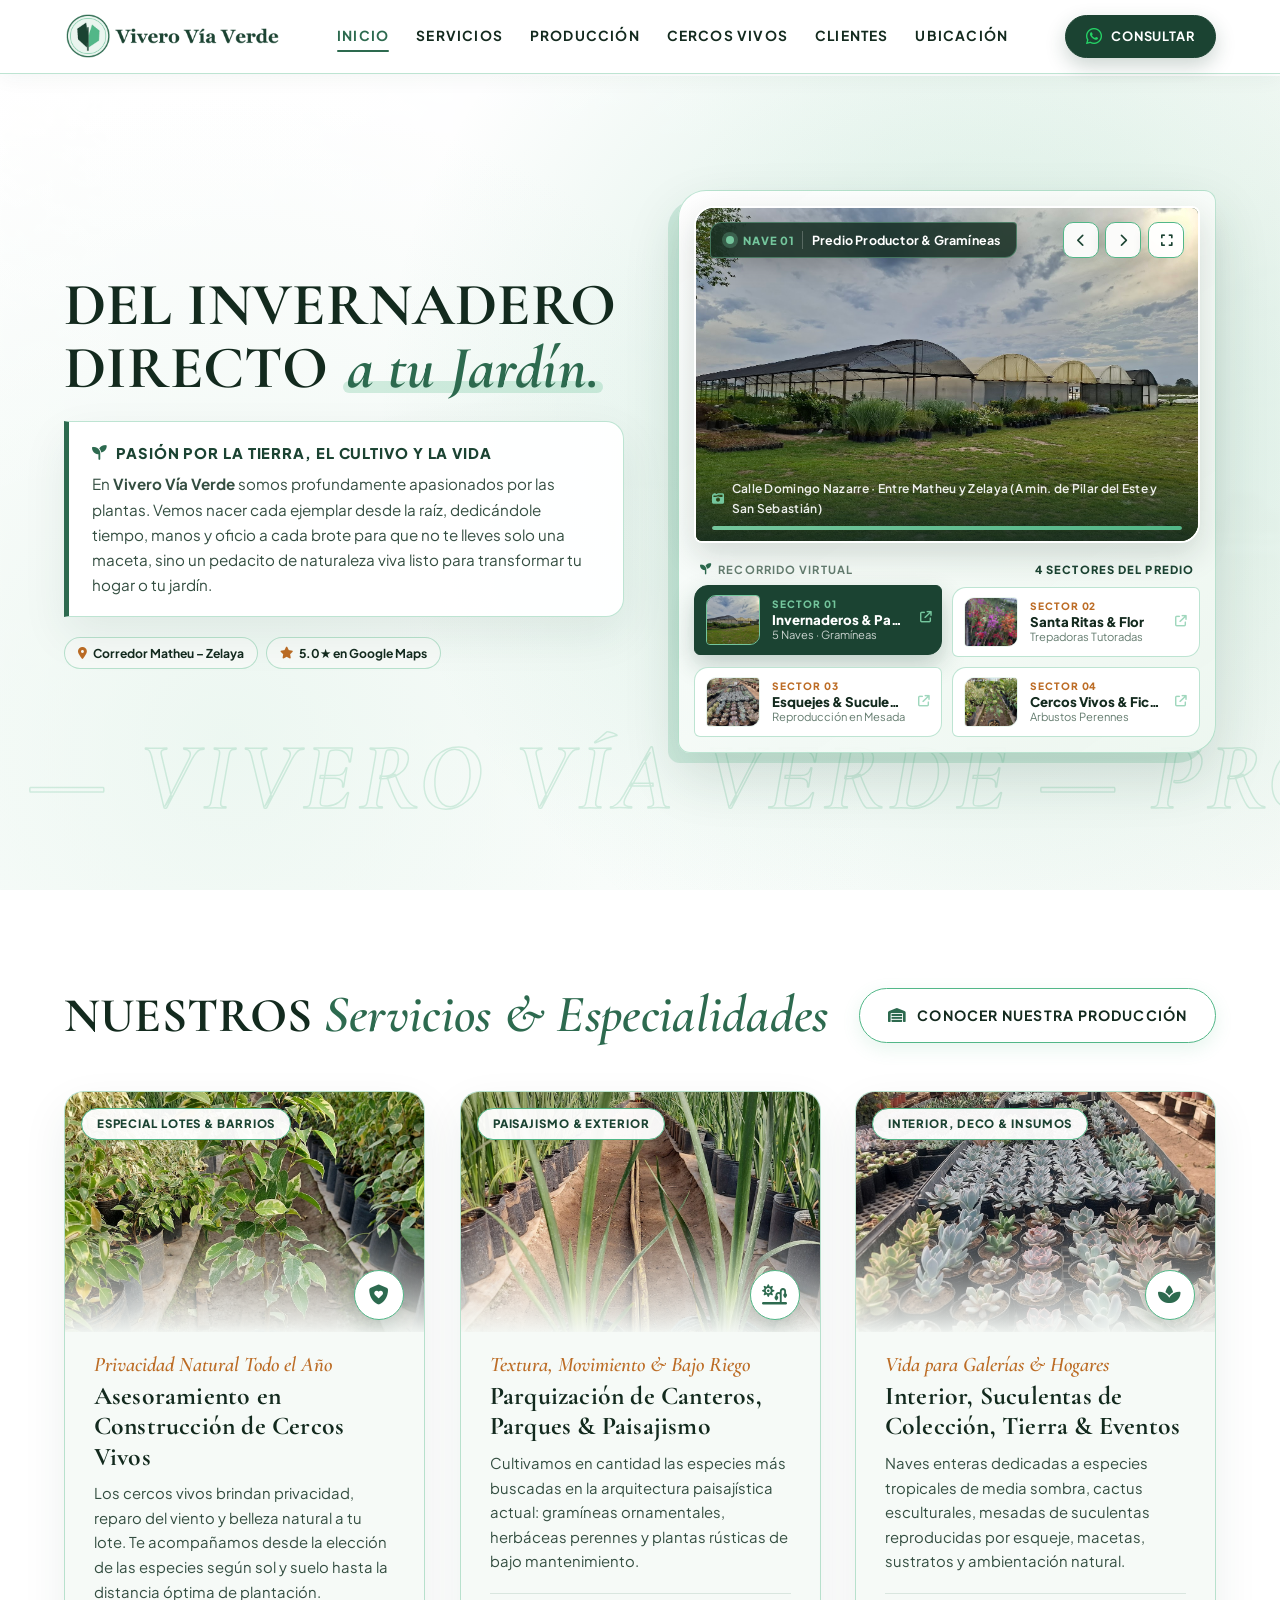
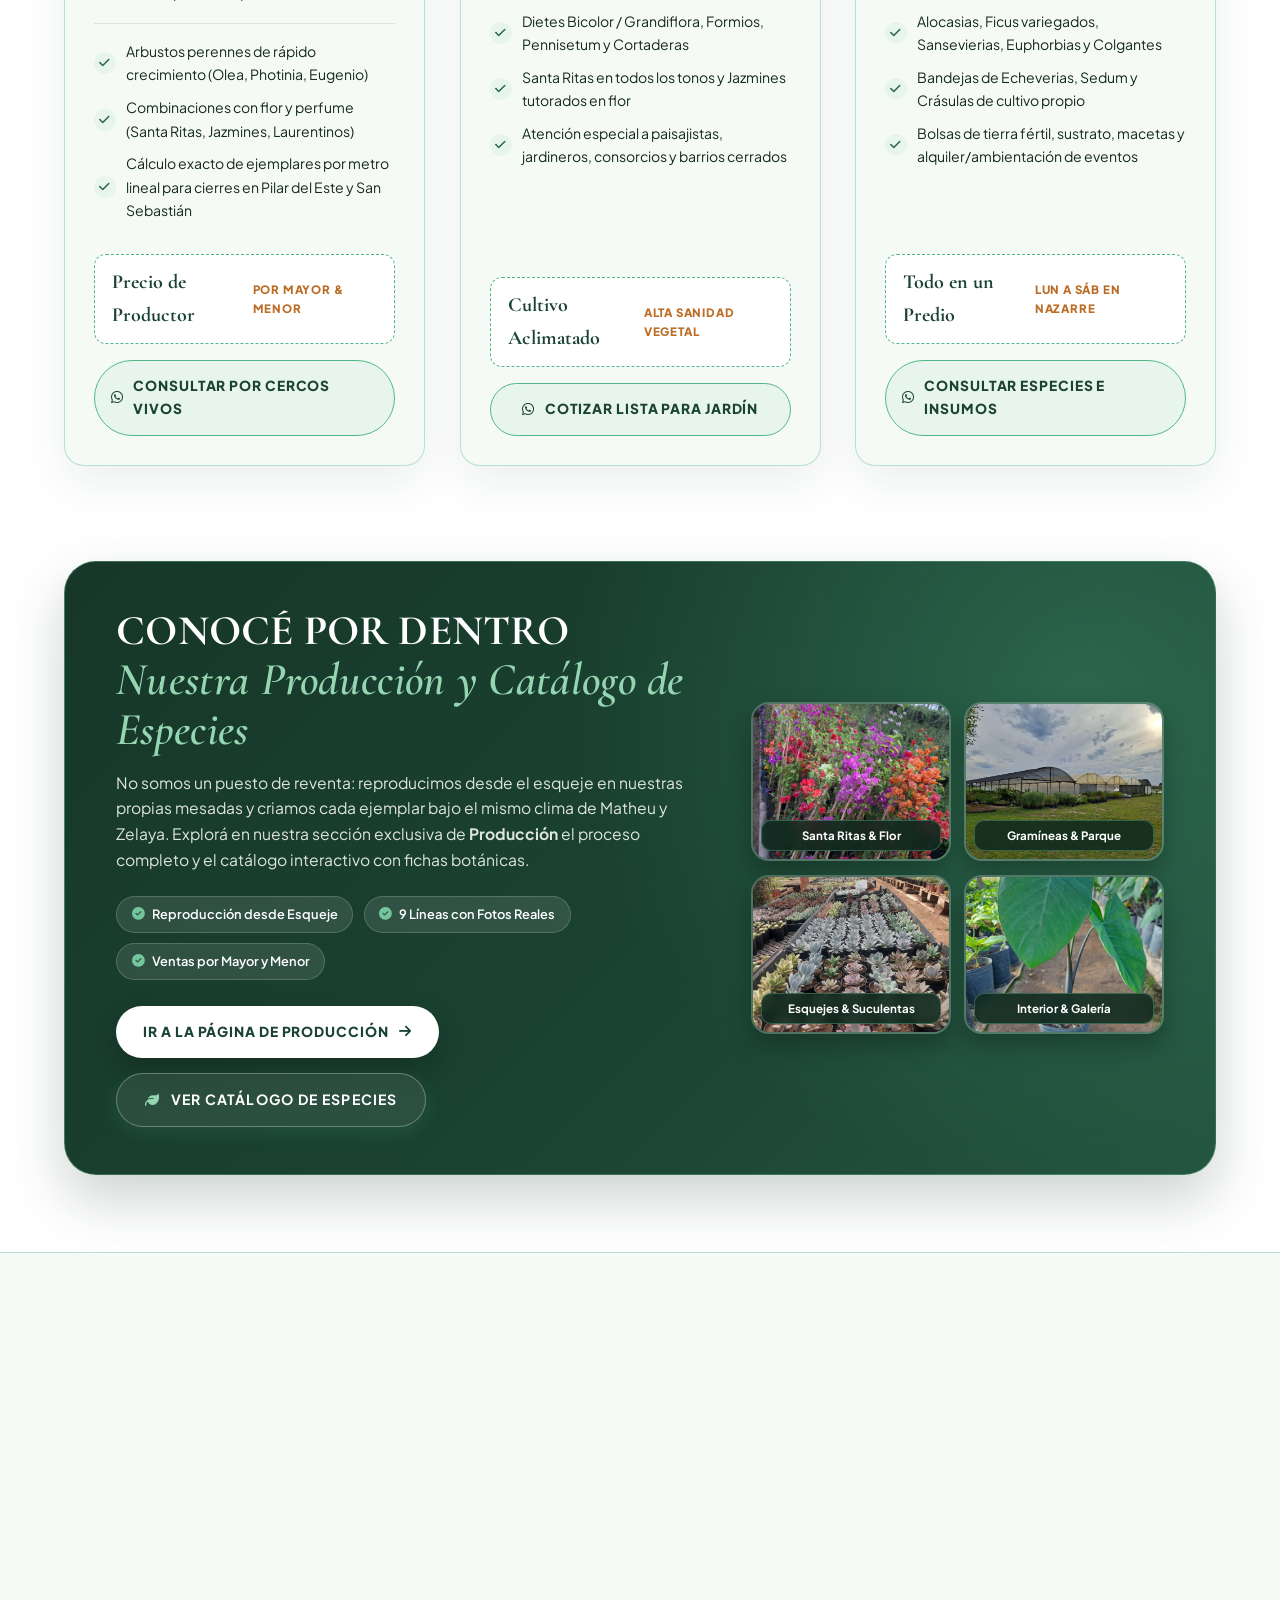
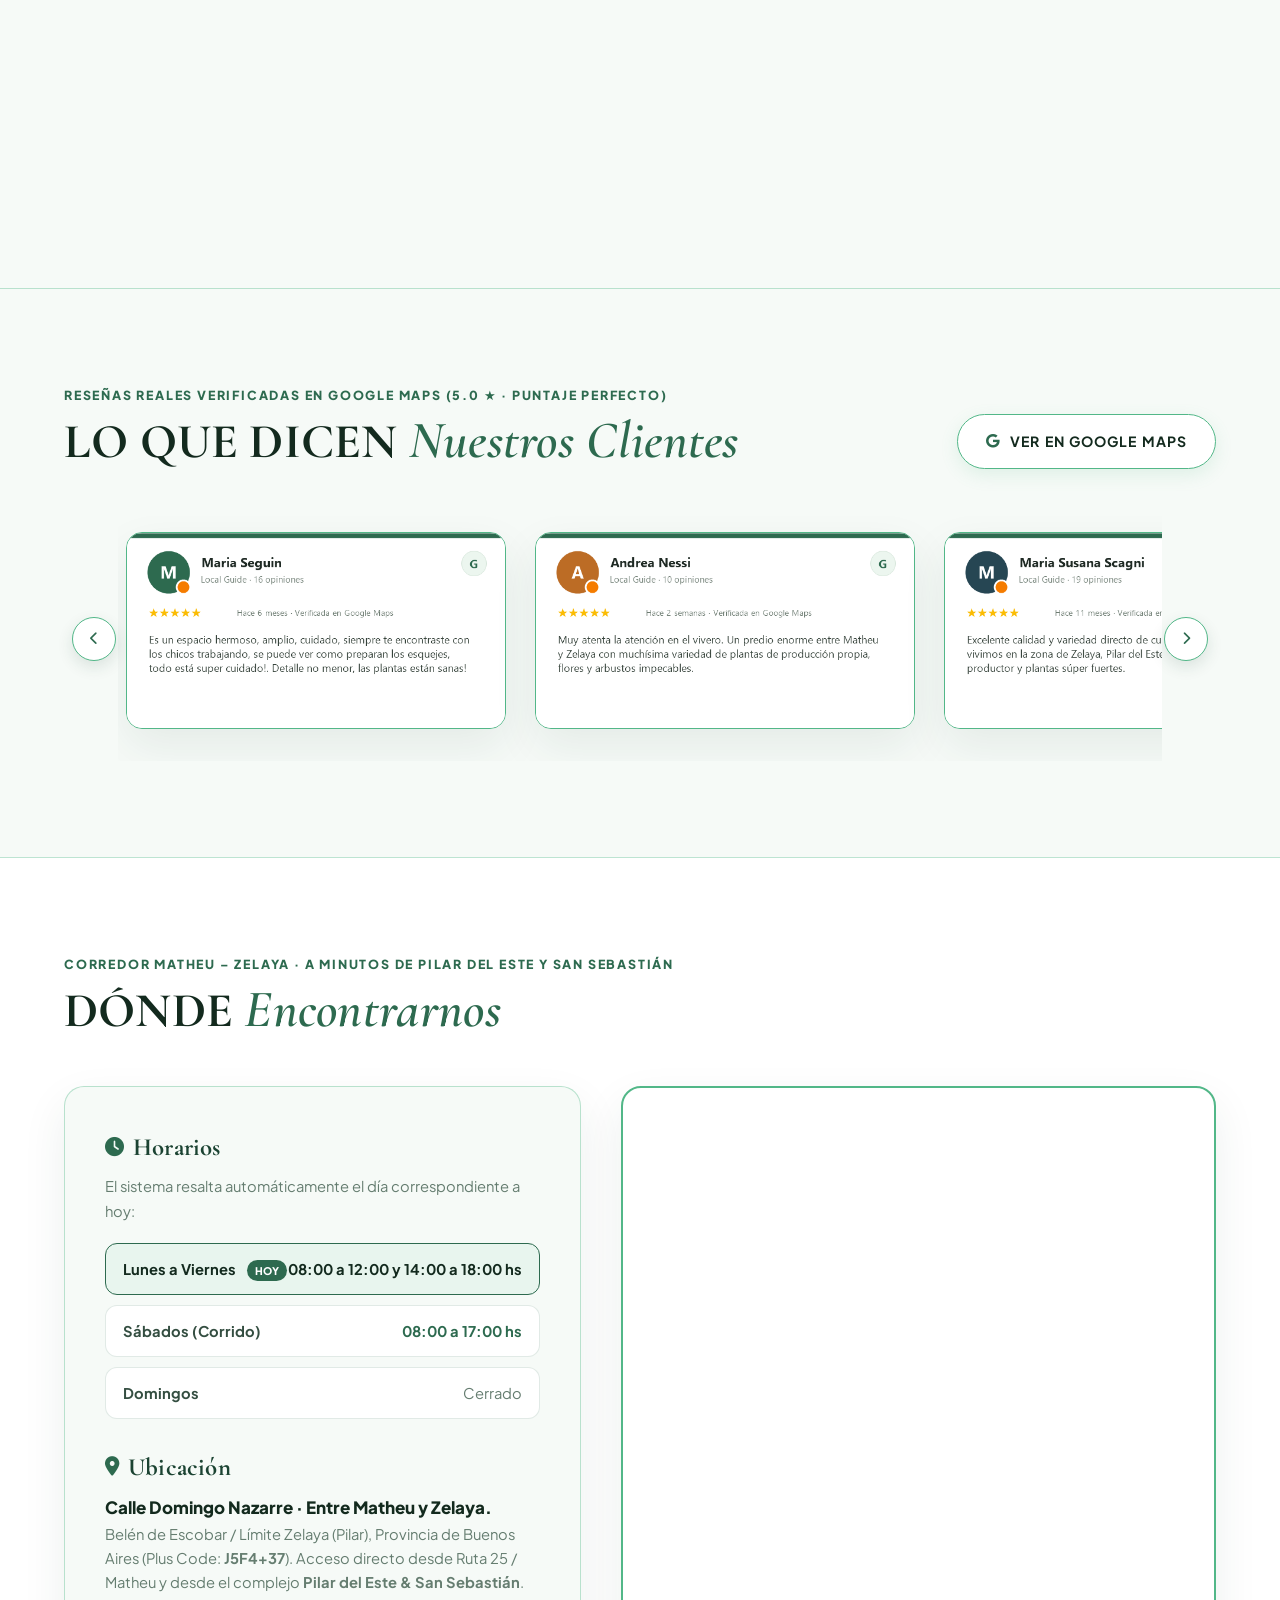
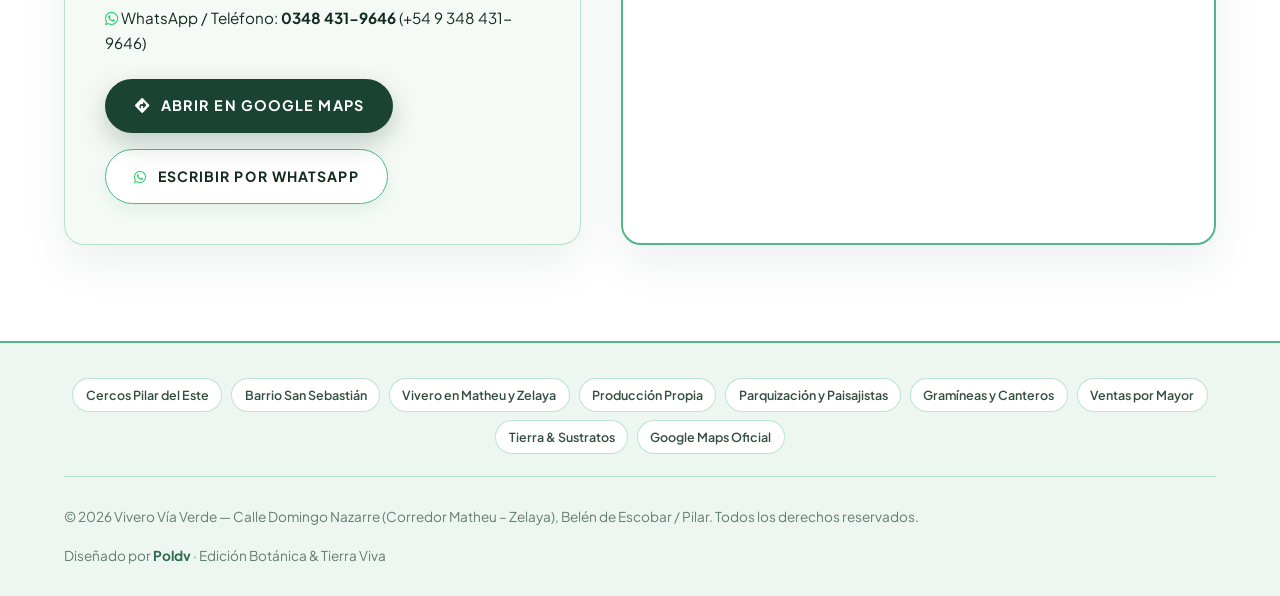
<file: index.html>
<!DOCTYPE html>
<html lang="es">
<head>
    <meta charset="UTF-8">
    <meta name="viewport" content="width=device-width, initial-scale=1.0">
    <title>Vivero Vía Verde — Productores de Plantas, Cercos Vivos y Paisajismo en Matheu y Zelaya (Pilar del Este / Escobar)</title>
    
    <!-- Favicon -->
    <link rel="icon" type="image/png" href="images/logo-real.png">

    <!-- Open Graph / WhatsApp Preview -->
    <meta property="og:type" content="website">
    <meta property="og:url" content="https://viveroviaverde.com.ar/">
    <meta property="og:title" content="Vivero Vía Verde · Productores de Plantas y Cercos Vivos en Matheu y Zelaya">
    <meta property="og:description" content="Vivero productor con naves de cultivo propias entre Matheu y Zelaya, a minutos de Pilar del Este y San Sebastián. Cercos vivos, gramíneas, floración, interior y suculentas directo de invernadero.">
    <meta property="og:image" content="images/logo-real.png">
    
    <!-- Twitter -->
    <meta name="twitter:card" content="summary_large_image">
    <meta name="twitter:title" content="Vivero Vía Verde · Del Invernadero Directo a tu Jardín">
    <meta name="twitter:description" content="Producción propia de plantas ornamentales, cercos vivos, gramíneas, trepadoras y suculentas en Calle Nazarre, entre Matheu (Escobar) y Zelaya (Pilar).">
    <meta name="twitter:image" content="images/logo-real.png">

    <!-- Google Fonts: Serif Botánica Clásica (Cormorant Garamond) & Sans Moderna Limpia (Plus Jakarta Sans) -->
    <link rel="preconnect" href="https://fonts.googleapis.com">
    <link rel="preconnect" href="https://fonts.gstatic.com" crossorigin>
    <link href="https://fonts.googleapis.com/css2?family=Cormorant+Garamond:ital,wght@0,500;0,600;0,700;1,500;1,600;1,700&family=Plus+Jakarta+Sans:wght@400;500;600;700;800&display=swap" rel="stylesheet">
    
    <!-- FontAwesome -->
    <link rel="stylesheet" href="https://cdnjs.cloudflare.com/ajax/libs/font-awesome/6.4.0/css/all.min.css">
    
    <!-- Custom CSS (Edición Botánica & Tierra Viva) -->
    <link rel="stylesheet" href="css/styles.css?v=4">

    <!-- Schema.org Datos Estructurados (SEO Local para Google Maps: Matheu, Zelaya, Pilar del Este, San Sebastián) -->
    <script type="application/ld+json">
    {
      "@context": "https://schema.org",
      "@type": ["GardenStore", "LocalBusiness"],
      "name": "Vivero Vía Verde",
      "alternateName": ["Vía Verde Vivero Productor", "Vivero Vía Verde Matheu Zelaya", "Vivero Vía Verde Escobar Pilar"],
      "url": "https://viveroviaverde.com.ar/",
      "logo": "https://viveroviaverde.com.ar/images/logo-real.png",
      "image": "https://viveroviaverde.com.ar/images/nosotros.jpg",
      "description": "Vivero productor de gran escala con invernaderos propios ubicado estratégicamente en Calle Nazarre entre Matheu (Escobar) y Zelaya (Pilar), ideal para barrios de Pilar del Este y San Sebastián. Producción desde esqueje de arbustos para cercos vivos, gramíneas, trepadoras en flor, plantas de interior y suculentas.",
      "telephone": "+5493484319646",
      "address": {
        "@type": "PostalAddress",
        "streetAddress": "Calle Domingo Nazarre (Corredor Matheu - Zelaya)",
        "addressLocality": "Matheu / Belén de Escobar (Límite Zelaya - Pilar)",
        "addressRegion": "Provincia de Buenos Aires",
        "postalCode": "B1627",
        "addressCountry": "AR"
      },
      "areaServed": [
        "Matheu",
        "Zelaya",
        "Pilar del Este",
        "Barrio San Sebastián",
        "Belén de Escobar",
        "Villa Rosa",
        "Pilar"
      ],
      "geo": {
        "@type": "GeoCoordinates",
        "latitude": -34.3773197,
        "longitude": -58.8442716
      },
      "hasMap": "https://maps.app.goo.gl/csEz7xwcTnQJEfKN8",
      "aggregateRating": {
        "@type": "AggregateRating",
        "ratingValue": "5.0",
        "reviewCount": "15"
      },
      "openingHoursSpecification": [
        {
          "@type": "OpeningHoursSpecification",
          "dayOfWeek": ["Monday", "Tuesday", "Wednesday", "Thursday", "Friday"],
          "opens": "08:00",
          "closes": "12:00"
        },
        {
          "@type": "OpeningHoursSpecification",
          "dayOfWeek": ["Monday", "Tuesday", "Wednesday", "Thursday", "Friday"],
          "opens": "14:00",
          "closes": "18:00"
        },
        {
          "@type": "OpeningHoursSpecification",
          "dayOfWeek": ["Saturday"],
          "opens": "08:00",
          "closes": "17:00"
        }
      ],
      "priceRange": "$$"
    }
    </script>
</head>
<body>

    <!-- ======================================================================
         NAVEGACIÓN PRINCIPAL CENTRADA Y LIMPIA
         ====================================================================== -->
    <nav class="navbar">
        <div class="logo">
            <a href="index.html">
                <img src="images/logo-real.png?v=2" alt="Vivero Vía Verde">
            </a>
        </div>

        <ul class="nav-links" id="navLinks">
            <li>
                <a href="index.html#inicio" class="nav-link-reveal active" data-text="Inicio">
                    <span>Inicio</span>
                </a>
            </li>
            <li>
                <a href="#servicios" class="nav-link-reveal" data-text="Servicios">
                    <span>Servicios</span>
                </a>
            </li>
            <li>
                <a href="produccion.html" class="nav-link-reveal" data-text="Producción">
                    <span>Producción</span>
                </a>
            </li>
            <li>
                <a href="#cotizador" class="nav-link-reveal" data-text="Cercos Vivos">
                    <span>Cercos Vivos</span>
                </a>
            </li>
            <li>
                <a href="#opiniones" class="nav-link-reveal" data-text="Clientes">
                    <span>Clientes</span>
                </a>
            </li>
            <li>
                <a href="#contacto" class="nav-link-reveal" data-text="Ubicación">
                    <span>Ubicación</span>
                </a>
            </li>
        </ul>

        <div class="nav-actions">
            <div class="nav-wa-dropdown-wrap">
                <button class="btn-nav-cta" id="navWaBtn" type="button" aria-expanded="false" aria-label="Consultar por WhatsApp">
                    <i class="fab fa-whatsapp" style="font-size: 1.15rem;"></i>
                    <span>Consultar</span>
                </button>

                <div class="nav-wa-popup" id="navWaPopup">
                    <div class="wa-popup-header">
                        <strong><i class="fab fa-whatsapp"></i> ¿En qué te podemos asesorar?</strong>
                        <button class="wa-popup-close" id="navWaClose" type="button" aria-label="Cerrar menú">&times;</button>
                    </div>
                    <div class="wa-popup-list">
                        <a href="https://wa.me/5493484319646?text=Hola%20Vivero%20V%C3%ADa%20Verde!%20Quisiera%20hacerles%20una%20consulta%20general" target="_blank" class="wa-popup-item">
                            <span>💬 Consulta General</span>
                            <i class="fas fa-chevron-right"></i>
                        </a>
                        <a href="https://wa.me/5493484319646?text=Hola%20Vivero%20V%C3%ADa%20Verde!%20Quisiera%20cotizar%20plantas%20para%20un%20Cerco%20Vivo" target="_blank" class="wa-popup-item">
                            <span>🌿 Cotizar Cerco Vivo</span>
                            <i class="fas fa-chevron-right"></i>
                        </a>
                        <a href="https://wa.me/5493484319646?text=Hola%20Vivero%20V%C3%ADa%20Verde!%20Quisiera%20consultar%20por%20Gram%C3%ADneas%2C%20Dietes%2C%20Santa%20Ritas%20o%20plantas%20de%20exterior" target="_blank" class="wa-popup-item">
                            <span>🌸 Plantas de Exterior, Flores &amp; Gramíneas</span>
                            <i class="fas fa-chevron-right"></i>
                        </a>
                        <a href="https://wa.me/5493484319646?text=Hola%20Vivero%20V%C3%ADa%20Verde!%20Quisiera%20consultar%20por%20Plantas%20de%20Interior%2C%20Suculentas%2C%20Macetas%20o%20Tierra" target="_blank" class="wa-popup-item">
                            <span>🪴 Interior, Suculentas, Tierra &amp; Macetas</span>
                            <i class="fas fa-chevron-right"></i>
                        </a>
                        <a href="https://wa.me/5493484319646?text=Hola%20Vivero%20V%C3%ADa%20Verde!%20Soy%20paisajista%20/%20busco%20compra%20por%20cantidad%20y%20quer%C3%ADa%20consultar%20lista" target="_blank" class="wa-popup-item">
                            <span>🚜 Ventas por Mayor / Paisajistas / Envíos</span>
                            <i class="fas fa-chevron-right"></i>
                        </a>
                    </div>
                </div>
            </div>
            <button class="menu-toggle" id="menuToggle" aria-label="Abrir menú">
                <i class="fas fa-bars"></i>
            </button>
        </div>
    </nav>

    <!-- ======================================================================
         HERO INTERACTIVO CON DECK BOTÁNICO DE 4 SECTORES DEL PREDIO
         ====================================================================== -->
    <header id="inicio" class="hero-showcase">
        <!-- Fondos dinámicos suaves sincronizados con el selector -->
        <div class="hero-bg-layers">
            <div class="hero-bg-slide active" style="background-image: url('images/local/local-1.jpg');"></div>
            <div class="hero-bg-slide" style="background-image: url('images/local/local-2.jpg');"></div>
            <div class="hero-bg-slide" style="background-image: url('images/local/local-3.jpg');"></div>
            <div class="hero-bg-slide" style="background-image: url('images/local/local-4.jpg');"></div>
        </div>
        <div class="hero-bg-overlay"></div>

        <!-- Texto Cinético Botánico en Movimiento -->
        <div class="hero-kinetic-watermark">
            <span>&nbsp;— VIVERO VÍA VERDE — PRODUCCIÓN PROPIA — MATHEU &amp; ZELAYA — PILAR DEL ESTE &amp; SAN SEBASTIÁN — CERCOS VIVOS &amp; PAISAJISMO —</span>
        </div>

        <div class="hero-container">
            <!-- Columna Izquierda: Primera Vista Limpia, Orgánica y Estratégica -->
            <div class="hero-content reveal-left">
                <h1 class="hero-title">
                    DEL INVERNADERO<br>
                    DIRECTO <span class="highlight-leaf">a tu Jardín.</span>
                </h1>

                <!-- Presentación creativa fija del vivero -->
                <div class="hero-dynamic-caption">
                    <h4><i class="fas fa-seedling"></i> Pasión por la Tierra, el Cultivo y la Vida</h4>
                    <p>En <strong>Vivero Vía Verde</strong> somos profundamente apasionados por las plantas. Vemos nacer cada ejemplar desde la raíz, dedicándole tiempo, manos y oficio a cada brote para que no te lleves solo una maceta, sino un pedacito de naturaleza viva listo para transformar tu hogar o tu jardín.</p>
                </div>

                <!-- Píldoras estratégicas -->
                <div class="hero-zone-tags">
                    <span class="zone-pill"><i class="fas fa-location-dot"></i> Corredor Matheu – Zelaya</span>
                    <span class="zone-pill"><i class="fas fa-star"></i> 5.0★ en Google Maps</span>
                </div>
            </div>

            <!-- Columna Derecha: Visor Botánico Interactivo con Tarjetas-Nave (Formato Propio Vía Verde) -->
            <div class="hero-visual-stage reveal-right">
                <div class="vivero-deck-stage">
                    <!-- Ventana Principal con silueta orgánica de Invernadero -->
                    <div class="vivero-main-viewport">
                        <div class="vivero-viewport-topbar">
                            <div class="vivero-live-pill">
                                <span class="pulse-dot"></span>
                                <span class="num" id="showcaseBadgeNum">NAVE 01</span>
                                <strong id="showcaseBadgeText">Predio Productor &amp; Gramíneas</strong>
                            </div>

                            <div class="vivero-viewport-Controls">
                                <button class="vivero-nav-arrow" id="heroPrevSlide" type="button" aria-label="Sector anterior" title="Anterior">
                                    <i class="fas fa-chevron-left"></i>
                                </button>
                                <button class="vivero-nav-arrow" id="heroNextSlide" type="button" aria-label="Siguiente sector" title="Siguiente">
                                    <i class="fas fa-chevron-right"></i>
                                </button>
                                <button class="showcase-zoom-btn" id="openLightboxBtn" type="button" title="Ver foto original completa" aria-label="Ampliar foto">
                                    <i class="fas fa-expand"></i>
                                </button>
                            </div>
                        </div>

                        <!-- Fotos Originales de Google Maps -->
                        <div class="vivero-photos-stack">
                            <img src="images/local/local-1.jpg" alt="Predio e Invernaderos de Producción Propia - Vivero Vía Verde" class="showcase-photo active">
                            <img src="images/local/local-2.jpg" alt="Nave de Floración, Santa Ritas y Trepadoras - Vivero Vía Verde" class="showcase-photo">
                            <img src="images/local/local-3.jpg" alt="Mesadas de Reproducción, Esquejes y Suculentas - Vivero Vía Verde" class="showcase-photo">
                            <img src="images/local/local-4.jpg" alt="Arbustos Ornamentales, Ficus y Cercos Vivos - Vivero Vía Verde" class="showcase-photo">
                        </div>

                        <!-- Zócalo inferior sobre la foto con indicador de progreso automático -->
                        <div class="vivero-viewport-footer">
                            <div class="vivero-footer-meta">
                                <i class="fas fa-camera-retro"></i>
                                <span id="showcaseFooterSub">Calle Domingo Nazarre · Entre Matheu y Zelaya (A min. de Pilar del Este y San Sebastián)</span>
                            </div>
                            <div class="vivero-progress-track">
                                <div class="vivero-progress-fill" id="heroSlideProgress"></div>
                            </div>
                        </div>
                    </div>

                    <!-- Grilla 2x2 de 4 Fichas-Nave Interactivas -->
                    <div class="vivero-naves-rail" aria-label="Selector interactivo de naves del vivero">
                        <div class="vivero-rail-header">
                            <span><i class="fas fa-seedling"></i> RECORRIDO VIRTUAL</span>
                            <strong>4 SECTORES DEL PREDIO</strong>
                        </div>

                        <div class="vivero-naves-list">
                            <button class="nave-card-btn active" type="button" aria-label="Ver sector 1: Predio e Invernaderos">
                                <div class="nave-thumb">
                                    <img src="images/local/local-1.jpg" alt="Predio e Invernaderos">
                                </div>
                                <div class="nave-info">
                                    <span class="nave-step">SECTOR 01</span>
                                    <strong>Invernaderos &amp; Parque</strong>
                                    <small>5 Naves · Gramíneas</small>
                                </div>
                                <i class="fas fa-arrow-up-right-from-square nave-arrow"></i>
                            </button>

                            <button class="nave-card-btn" type="button" aria-label="Ver sector 2: Santa Ritas y Floración">
                                <div class="nave-thumb">
                                    <img src="images/local/local-2.jpg" alt="Santa Ritas y Floración">
                                </div>
                                <div class="nave-info">
                                    <span class="nave-step">SECTOR 02</span>
                                    <strong>Santa Ritas &amp; Flor</strong>
                                    <small>Trepadoras Tutoradas</small>
                                </div>
                                <i class="fas fa-arrow-up-right-from-square nave-arrow"></i>
                            </button>

                            <button class="nave-card-btn" type="button" aria-label="Ver sector 3: Esquejes y Suculentas">
                                <div class="nave-thumb">
                                    <img src="images/local/local-3.jpg" alt="Esquejes y Suculentas">
                                </div>
                                <div class="nave-info">
                                    <span class="nave-step">SECTOR 03</span>
                                    <strong>Esquejes &amp; Suculentas</strong>
                                    <small>Reproducción en Mesada</small>
                                </div>
                                <i class="fas fa-arrow-up-right-from-square nave-arrow"></i>
                            </button>

                            <button class="nave-card-btn" type="button" aria-label="Ver sector 4: Arbustos y Cercos Vivos">
                                <div class="nave-thumb">
                                    <img src="images/local/local-4.jpg" alt="Arbustos y Cercos Vivos">
                                </div>
                                <div class="nave-info">
                                    <span class="nave-step">SECTOR 04</span>
                                    <strong>Cercos Vivos &amp; Ficus</strong>
                                    <small>Arbustos Perennes</small>
                                </div>
                                <i class="fas fa-arrow-up-right-from-square nave-arrow"></i>
                            </button>
                        </div>
                    </div>
                </div>
            </div>
        </div>
    </header>

    <!-- ======================================================================
         SERVICIOS & SOLUCIONES DE VIVERO
         ====================================================================== -->
    <section id="servicios" class="combos-section">
        <div class="section-header-flex reveal-up">
            <div>
                <h2>NUESTROS <span class="botanical-italic">Servicios &amp; Especialidades</span></h2>
            </div>
            <a href="produccion.html" class="btn-kinetic-outline">
                <i class="fas fa-warehouse" style="color: var(--primary-strong);"></i>
                <span>Conocer Nuestra Producción</span>
            </a>
        </div>

        <div class="combos-grid">
            <!-- Especialidad 1: Construcción y Asesoramiento de Cercos Vivos -->
            <article class="combo-kinetic-card reveal-up">
                <div>
                    <div class="combo-media">
                        <span class="combo-floating-badge">Especial Lotes &amp; Barrios</span>
                        <img src="images/especies/ficus-arbustos-cerco.jpg" alt="Asesoramiento en Construcción de Cercos Vivos en Matheu y Zelaya">
                        <div class="combo-icon-orb"><i class="fas fa-shield-heart"></i></div>
                    </div>
                    <div class="combo-body">
                        <div class="combo-cursive-sub">Privacidad Natural Todo el Año</div>
                        <h3 class="combo-title">Asesoramiento en Construcción de Cercos Vivos</h3>
                        <p class="combo-desc">Los cercos vivos brindan privacidad, reparo del viento y belleza natural a tu lote. Te acompañamos desde la elección de las especies según sol y suelo hasta la distancia óptima de plantación.</p>
                        <ul class="combo-checklist">
                            <li><i class="fas fa-check"></i> Arbustos perennes de rápido crecimiento (Olea, Photinia, Eugenio)</li>
                            <li><i class="fas fa-check"></i> Combinaciones con flor y perfume (Santa Ritas, Jazmines, Laurentinos)</li>
                            <li><i class="fas fa-check"></i> Cálculo exacto de ejemplares por metro lineal para cierres en Pilar del Este y San Sebastián</li>
                        </ul>
                    </div>
                </div>
                <div class="combo-footer">
                    <div class="combo-price-bar">
                        <span class="price">Precio de Productor</span>
                        <span class="note">Por Mayor &amp; Menor</span>
                    </div>
                    <a href="https://wa.me/5493484319646?text=Hola%20Vivero%20V%C3%ADa%20Verde!%20Me%20gustar%C3%ADa%20consultar%20por%20ASESORAMIENTO%20Y%20PLANTAS%20PARA%20CERCO%20VIVO" target="_blank" class="btn-combo-wa">
                        <i class="fab fa-whatsapp"></i>
                        <span>Consultar por Cercos Vivos</span>
                    </a>
                </div>
            </article>

            <!-- Especialidad 2: Gramíneas, Canteros & Parquización Moderna -->
            <article class="combo-kinetic-card reveal-up" style="transition-delay: 0.1s;">
                <div>
                    <div class="combo-media">
                        <span class="combo-floating-badge">Paisajismo &amp; Exterior</span>
                        <img src="images/especies/dietes-formios-canteros.jpg" alt="Producción de Gramíneas, Dietes y Plantas para Canteros">
                        <div class="combo-icon-orb"><i class="fas fa-sun-plant-wilt"></i></div>
                    </div>
                    <div class="combo-body">
                        <div class="combo-cursive-sub">Textura, Movimiento &amp; Bajo Riego</div>
                        <h3 class="combo-title">Parquización de Canteros, Parques &amp; Paisajismo</h3>
                        <p class="combo-desc">Cultivamos en cantidad las especies más buscadas en la arquitectura paisajística actual: gramíneas ornamentales, herbáceas perennes y plantas rústicas de bajo mantenimiento.</p>
                        <ul class="combo-checklist">
                            <li><i class="fas fa-check"></i> Dietes Bicolor / Grandiflora, Formios, Pennisetum y Cortaderas</li>
                            <li><i class="fas fa-check"></i> Santa Ritas en todos los tonos y Jazmines tutorados en flor</li>
                            <li><i class="fas fa-check"></i> Atención especial a paisajistas, jardineros, consorcios y barrios cerrados</li>
                        </ul>
                    </div>
                </div>
                <div class="combo-footer">
                    <div class="combo-price-bar">
                        <span class="price">Cultivo Aclimatado</span>
                        <span class="note">Alta Sanidad Vegetal</span>
                    </div>
                    <a href="https://wa.me/5493484319646?text=Hola%20Vivero%20V%C3%ADa%20Verde!%20Quisiera%20consultar%20por%20gram%C3%ADneas%2C%20dietes%20y%20plantas%20para%20canteros" target="_blank" class="btn-combo-wa">
                        <i class="fab fa-whatsapp"></i>
                        <span>Cotizar Lista para Jardín</span>
                    </a>
                </div>
            </article>

            <!-- Especialidad 3: Interior, Galerías, Suculentas, Tierra & Alquiler para Eventos -->
            <article class="combo-kinetic-card reveal-up" style="transition-delay: 0.2s;">
                <div>
                    <div class="combo-media">
                        <span class="combo-floating-badge">Interior, Deco &amp; Insumos</span>
                        <img src="images/especies/suculentas-esquejes.jpg" alt="Suculentas, Plantas de Interior, Macetas y Sustratos en Vivero Vía Verde">
                        <div class="combo-icon-orb"><i class="fas fa-spa"></i></div>
                    </div>
                    <div class="combo-body">
                        <div class="combo-cursive-sub">Vida para Galerías &amp; Hogares</div>
                        <h3 class="combo-title">Interior, Suculentas de Colección, Tierra &amp; Eventos</h3>
                        <p class="combo-desc">Naves enteras dedicadas a especies tropicales de media sombra, cactus esculturales, mesadas de suculentas reproducidas por esqueje, macetas, sustratos y ambientación natural.</p>
                        <ul class="combo-checklist">
                            <li><i class="fas fa-check"></i> Alocasias, Ficus variegados, Sansevierias, Euphorbias y Colgantes</li>
                            <li><i class="fas fa-check"></i> Bandejas de Echeverias, Sedum y Crásulas de cultivo propio</li>
                            <li><i class="fas fa-check"></i> Bolsas de tierra fértil, sustrato, macetas y alquiler/ambientación de eventos</li>
                        </ul>
                    </div>
                </div>
                <div class="combo-footer">
                    <div class="combo-price-bar">
                        <span class="price">Todo en un Predio</span>
                        <span class="note">Lun a Sáb en Nazarre</span>
                    </div>
                    <a href="https://wa.me/5493484319646?text=Hola%20Vivero%20V%C3%ADa%20Verde!%20Quisiera%20consultar%20por%20plantas%20de%20interior%2C%20suculentas%20o%20insumos" target="_blank" class="btn-combo-wa">
                        <i class="fab fa-whatsapp"></i>
                        <span>Consultar Especies e Insumos</span>
                    </a>
                </div>
            </article>
        </div>
    </section>

    <!-- ======================================================================
         PUENTE EDITORIAL COMPACTO HACIA LA PÁGINA DE PRODUCCIÓN (PRODUCCION.HTML)
         ====================================================================== -->
    <section class="prod-bridge-section">
        <div class="prod-bridge-card reveal-up">
            <div class="prod-bridge-info">
                <h2>CONOCÉ POR DENTRO <span class="botanical-italic">Nuestra Producción y Catálogo de Especies</span></h2>
                <p>No somos un puesto de reventa: reproducimos desde el esqueje en nuestras propias mesadas y criamos cada ejemplar bajo el mismo clima de Matheu y Zelaya. Explorá en nuestra sección exclusiva de <strong>Producción</strong> el proceso completo y el catálogo interactivo con fichas botánicas.</p>

                <div class="prod-bridge-pills">
                    <span class="prod-bridge-pill"><i class="fas fa-check-circle"></i> Reproducción desde Esqueje</span>
                    <span class="prod-bridge-pill"><i class="fas fa-check-circle"></i> 9 Líneas con Fotos Reales</span>
                    <span class="prod-bridge-pill"><i class="fas fa-check-circle"></i> Ventas por Mayor y Menor</span>
                </div>

                <div class="prod-bridge-actions">
                    <a href="produccion.html" class="btn-bridge-light">
                        <span>Ir a la Página de Producción</span>
                        <i class="fas fa-arrow-right"></i>
                    </a>
                    <a href="produccion.html#especies" class="btn-kinetic-outline" style="background: rgba(255,255,255,0.08); color: #fff; border-color: rgba(255,255,255,0.3);">
                        <i class="fas fa-leaf" style="color: #95D5B2;"></i>
                        <span>Ver Catálogo de Especies</span>
                    </a>
                </div>
            </div>

            <div class="prod-bridge-preview">
                <a href="produccion.html#especies" class="prod-mini-card">
                    <img src="images/especies/santa-ritas-floracion.jpg" alt="Santa Ritas y Floración en Producción">
                    <span>Santa Ritas &amp; Flor</span>
                </a>
                <a href="produccion.html#especies" class="prod-mini-card">
                    <img src="images/especies/invernaderos-gramineas.jpg" alt="Gramíneas y Arbustos en Producción">
                    <span>Gramíneas &amp; Parque</span>
                </a>
                <a href="produccion.html#especies" class="prod-mini-card">
                    <img src="images/especies/suculentas-esquejes.jpg" alt="Esquejes y Suculentas en Mesada">
                    <span>Esquejes &amp; Suculentas</span>
                </a>
                <a href="produccion.html#especies" class="prod-mini-card">
                    <img src="images/especies/alocasia-tropicales.jpg" alt="Alocasias e Interior en Invernadero">
                    <span>Interior &amp; Galería</span>
                </a>
            </div>
        </div>
    </section>

    <!-- ======================================================================
         CALCULADORA INTERACTIVA DE CERCOS VIVOS & PARQUIZACIÓN POR WHATSAPP
         ====================================================================== -->
    <section class="species-catalog-section" style="padding-top: 1rem;">
        <div id="cotizador" class="cerco-calculator-box reveal-up" style="margin-top: 0;">
            <div class="calc-info">
                <h3>CALCULÁ TU <span class="botanical-italic">Cerco Vivo o Cantero</span> EN SEGUNDOS</h3>
                <p>¿Te mudaste a <strong>Pilar del Este, San Sebastián, Zelaya o Matheu</strong> y querés cerrar el perímetro de tu lote o armar los canteros? Ingresá los metros lineales, elegí el estilo que buscás y te calculamos al instante la cantidad sugerida de ejemplares para cotizar directo de productor por WhatsApp.</p>
                <div class="calc-highlights">
                    <span class="calc-highlight-pill"><i class="fas fa-check-circle"></i> Cálculo Técnico de Densidad</span>
                    <span class="calc-highlight-pill"><i class="fas fa-truck"></i> Entregas en Pilar del Este, San Sebastián y Escobar</span>
                    <span class="calc-highlight-pill"><i class="fas fa-tag"></i> Descuento por Cantidad de Lote</span>
                </div>
            </div>

            <form class="calc-form-card" id="cercoCalcForm">
                <div class="calc-row">
                    <div class="calc-field">
                        <label for="calcMetros">Metros Lineales a Cubrir</label>
                        <input type="number" id="calcMetros" class="calc-input" min="1" max="500" value="20" placeholder="Ej: 20 metros">
                    </div>
                    <div class="calc-field">
                        <label for="calcZona">Tu Barrio / Localidad</label>
                        <select id="calcZona" class="calc-input">
                            <option value="Pilar del Este">Pilar del Este (Zelaya / Pilar)</option>
                            <option value="Barrio San Sebastián">Barrio San Sebastián (Zelaya)</option>
                            <option value="Zelaya Centro / Quintas">Zelaya Centro / Quintas</option>
                            <option value="Matheu">Matheu (Partido de Escobar)</option>
                            <option value="Belén de Escobar / Maschwitz">Belén de Escobar / Maschwitz</option>
                            <option value="Villa Rosa / Pilar">Villa Rosa / Pilar</option>
                            <option value="Retiro en el Vivero (Calle Nazarre)">Retiro en el Vivero (Calle Nazarre)</option>
                        </select>
                    </div>
                </div>

                <div class="calc-row">
                    <div class="calc-field">
                        <label for="calcObjetivo">¿Qué tipo de Cerco o Sector buscás?</label>
                        <select id="calcObjetivo" class="calc-input">
                            <option value="cerco-tupido" data-density="2.5">Cerco Vivo Tupido Todo el Año (Olea / Photinia / Eugenio)</option>
                            <option value="cerco-flor" data-density="1.5">Cerco con Flor y Perfume (Santa Ritas / Jazmines)</option>
                            <option value="cantero-gramineas" data-density="3">Cantero Moderno (Gramíneas, Dietes y Formios)</option>
                            <option value="mixto-paisajismo" data-density="2">Cerco Mixto Paisajístico (Follaje + Floración)</option>
                        </select>
                    </div>
                    <div class="calc-field">
                        <label for="calcLuz">Exposición Solar del Sector</label>
                        <select id="calcLuz" class="calc-input">
                            <option value="Sol Pleno">Sol Pleno (Todo el día)</option>
                            <option value="Media Sombra">Media Sombra (Sol de mañana o tarde)</option>
                            <option value="No estoy seguro / Necesito asesoramiento">Necesito que me asesoren</option>
                        </select>
                    </div>
                </div>

                <div class="calc-result-preview" id="calcResultPreview">
                    <span><i class="fas fa-seedling"></i> Densidad recomendada para cubrir rápido:</span>
                    <strong id="calcPlantCount">~50 ejemplares</strong>
                </div>

                <button type="submit" class="btn-kinetic-primary" style="width: 100%; justify-content: center;">
                    <i class="fab fa-whatsapp" style="font-size: 1.2rem; color: var(--whatsapp);"></i>
                    <span>Pedir Presupuesto de este Cálculo por WhatsApp</span>
                </button>
            </form>
        </div>
    </section>

    <!-- ======================================================================
         OPINIONES VERIFICADAS DE CLIENTES EN GOOGLE MAPS (5.0 ★)
         ====================================================================== -->
    <section id="opiniones" class="reviews-section">
        <div class="section-header-flex reveal-up">
            <div>
                <span class="eyebrow">Reseñas Reales Verificadas en Google Maps (5.0 ★ · Puntaje Perfecto)</span>
                <h2>LO QUE DICEN <span class="botanical-italic">Nuestros Clientes</span></h2>
            </div>
            <a href="https://maps.app.goo.gl/csEz7xwcTnQJEfKN8" target="_blank" class="btn-kinetic-outline">
                <i class="fab fa-google" style="color: var(--primary-strong);"></i>
                <span>Ver en Google Maps</span>
            </a>
        </div>

        <div class="brands-track-wrapper">
            <button class="strip-arrow prev" data-target="reviewsCarousel" aria-label="Anterior">
                <i class="fas fa-chevron-left"></i>
            </button>
            <div class="reviews-strip" id="reviewsCarousel">
                <div class="review-frame"><img src="images/reviews/review_1.png" alt="Reseña Maria Seguin Google Maps Vivero Vía Verde"></div>
                <div class="review-frame"><img src="images/reviews/review_2.png" alt="Reseña Andrea Nessi Google Maps Vivero Vía Verde"></div>
                <div class="review-frame"><img src="images/reviews/review_3.png" alt="Reseña Maria Susana Scagni Google Maps Vivero Vía Verde"></div>
                <div class="review-frame"><img src="images/reviews/review_4.png" alt="Reseña Familia Gómez Pilar del Este Vivero Vía Verde"></div>
                <div class="review-frame"><img src="images/reviews/review_5.png" alt="Reseña Luciana Barrio San Sebastián Vivero Vía Verde"></div>
            </div>
            <button class="strip-arrow next" data-target="reviewsCarousel" aria-label="Siguiente">
                <i class="fas fa-chevron-right"></i>
            </button>
        </div>
    </section>

    <!-- ======================================================================
         UBICACIÓN & HORARIOS CON DETECTOR AUTOMÁTICO DEL DÍA DE HOY
         ====================================================================== -->
    <section id="contacto" class="location-section">
        <div class="section-header-flex reveal-up">
            <div>
                <span class="eyebrow">Corredor Matheu – Zelaya · A Minutos de Pilar del Este y San Sebastián</span>
                <h2>DÓNDE <span class="botanical-italic">Encontrarnos</span></h2>
            </div>
        </div>

        <div class="location-split">
            <div class="schedule-panel reveal-left">
                <div>
                    <h3 class="panel-heading">
                        <i class="fas fa-clock"></i> Horarios
                    </h3>
                    <p style="color: var(--text-muted); font-size: 0.92rem;">El sistema resalta automáticamente el día correspondiente a hoy:</p>

                    <div class="schedule-table">
                        <div class="schedule-row" data-days="1,2,3,4,5">
                            <span><strong>Lunes a Viernes</strong> <span class="today-tag">HOY</span></span>
                            <span>08:00 a 12:00 y 14:00 a 18:00 hs</span>
                        </div>
                        <div class="schedule-row" data-days="6">
                            <span><strong>Sábados (Corrido)</strong> <span class="today-tag">HOY</span></span>
                            <span style="color: var(--primary-strong); font-weight: 700;">08:00 a 17:00 hs</span>
                        </div>
                        <div class="schedule-row" data-days="0">
                            <span><strong>Domingos</strong> <span class="today-tag">HOY</span></span>
                            <span style="color: var(--text-muted);">Cerrado</span>
                        </div>
                    </div>

                    <h3 class="panel-heading" style="margin-top: 0.5rem;">
                        <i class="fas fa-map-marker-alt"></i> Ubicación
                    </h3>
                    <p style="font-size: 1.06rem; color: var(--text-dark); font-weight: 800;">Calle Domingo Nazarre · Entre Matheu y Zelaya.</p>
                    <p style="color: var(--text-muted); margin-bottom: 0.65rem; font-size: 0.92rem;">
                        Belén de Escobar / Límite Zelaya (Pilar), Provincia de Buenos Aires (Plus Code: <strong>J5F4+37</strong>). Acceso directo desde Ruta 25 / Matheu y desde el complejo <strong>Pilar del Este &amp; San Sebastián</strong>.
                    </p>
                    <p style="color: var(--text-dark); font-size: 0.95rem; margin-bottom: 1.5rem;">
                        <i class="fab fa-whatsapp" style="color: var(--whatsapp);"></i> WhatsApp / Teléfono: <strong>0348 431-9646</strong> (+54 9 348 431-9646)
                    </p>
                </div>

                <div style="display: flex; flex-wrap: wrap; gap: 1rem;">
                    <a href="https://maps.app.goo.gl/csEz7xwcTnQJEfKN8" target="_blank" class="btn-kinetic-primary">
                        <i class="fas fa-directions"></i>
                        <span>Abrir en Google Maps</span>
                    </a>
                    <a href="https://wa.me/5493484319646?text=Hola%20Vivero%20V%C3%ADa%20Verde!%20Quiero%20ir%20a%20visitar%20el%20vivero" target="_blank" class="btn-kinetic-outline">
                        <i class="fab fa-whatsapp" style="color: var(--whatsapp);"></i>
                        <span>Escribir por WhatsApp</span>
                    </a>
                </div>
            </div>

            <div class="map-frame-box reveal-right">
                <iframe src="https://www.google.com/maps?q=-34.3773197,-58.8442716&hl=es&z=15&output=embed" allowfullscreen="" loading="lazy" referrerpolicy="no-referrer-when-downgrade" title="Mapa de ubicación de Vivero Vía Verde en Calle Nazarre entre Matheu y Zelaya"></iframe>
            </div>
        </div>
    </section>

    <!-- ======================================================================
         FOOTER COMPACTO BOTÁNICO
         ====================================================================== -->
    <footer class="site-footer">
        <div class="footer-compact-top">
            <div class="footer-tags">
                <a href="#cotizador" class="footer-tag">Cercos Pilar del Este</a>
                <a href="#cotizador" class="footer-tag">Barrio San Sebastián</a>
                <a href="#contacto" class="footer-tag">Vivero en Matheu y Zelaya</a>
                <a href="produccion.html" class="footer-tag">Producción Propia</a>
                <a href="https://wa.me/5493484319646?text=Hola%20Vivero%20V%C3%ADa%20Verde!%20Soy%20paisajista%20/%20estoy%20parquizando%20y%20quisiera%20pedir%20presupuesto" target="_blank" class="footer-tag">Parquización y Paisajistas</a>
                <a href="produccion.html#especies" class="footer-tag">Gramíneas y Canteros</a>
                <a href="https://wa.me/5493484319646?text=Hola!%20Consulto%20por%20ventas%20mayoristas%20o%20paisajismo" target="_blank" class="footer-tag">Ventas por Mayor</a>
                <a href="https://wa.me/5493484319646?text=Hola!%20Consulto%20por%20tierra%20f%C3%A9rtil%20y%20macetas" target="_blank" class="footer-tag">Tierra &amp; Sustratos</a>
                <a href="https://maps.app.goo.gl/csEz7xwcTnQJEfKN8" target="_blank" class="footer-tag">Google Maps Oficial</a>
            </div>
        </div>

        <div class="footer-bottom">
            <p>&copy; 2026 Vivero Vía Verde — Calle Domingo Nazarre (Corredor Matheu – Zelaya), Belén de Escobar / Pilar. Todos los derechos reservados.</p>
            <p>Diseñado por <strong style="color: var(--primary-strong);">Poldv</strong> · Edición Botánica &amp; Tierra Viva</p>
        </div>
    </footer>

    <!-- ======================================================================
         MODAL DE FICHA BOTÁNICA / VISTA AMPLIADA DEL HERO
         ====================================================================== -->
    <div class="botanical-modal" id="speciesQuickModal" aria-hidden="true">
        <div class="botanical-modal-box">
            <button class="botanical-modal-close" id="closeQuickModalBtn" aria-label="Cerrar ficha">&times;</button>
            <div class="botanical-modal-img">
                <img src="images/local/local-1.jpg" alt="Vista ampliada de sector" id="modalSpeciesImg">
            </div>
            <div class="botanical-modal-info">
                <div>
                    <span class="terra-badge-inline" id="modalSpeciesBotanical" style="margin-bottom: 0.6rem;">Vivero Vía Verde</span>
                    <h3 id="modalSpeciesTitle" style="font-size: 1.9rem; line-height: 1.12; margin-bottom: 0.75rem;">Nuestras Naves</h3>
                    <p id="modalSpeciesDesc" style="font-size: 0.95rem; color: var(--text-body); margin-bottom: 1.3rem;"></p>

                    <div style="display: grid; grid-template-columns: 1fr; gap: 0.6rem; margin-bottom: 1.5rem; background: var(--bg-sage); padding: 1rem 1.15rem; border-radius: 14px; border: 1px solid var(--border-botanical);">
                        <div style="font-size: 0.86rem;"><strong style="color: var(--primary-deep);"><i class="fas fa-sun" style="color: var(--terra); width: 20px;"></i> Exposición:</strong> <span id="modalSpeciesSun"></span></div>
                        <div style="font-size: 0.86rem;"><strong style="color: var(--primary-deep);"><i class="fas fa-droplet" style="color: var(--primary-strong); width: 20px;"></i> Riego:</strong> <span id="modalSpeciesWater"></span></div>
                        <div style="font-size: 0.86rem;"><strong style="color: var(--primary-deep);"><i class="fas fa-compass-drafting" style="color: var(--primary-strong); width: 20px;"></i> Uso Ideal:</strong> <span id="modalSpeciesUse"></span></div>
                    </div>
                </div>
                <a href="https://wa.me/5493484319646" target="_blank" id="modalSpeciesWaBtn" class="btn-kinetic-primary" style="width: 100%; justify-content: center;">
                    <i class="fab fa-whatsapp" style="font-size: 1.15rem; color: var(--whatsapp);"></i>
                    <span>Consultar Stock y Precio por WhatsApp</span>
                </a>
            </div>
        </div>
    </div>

    <!-- Script Principal -->
    <script src="js/main.js?v=3"></script>
</body>
</html>
</file>
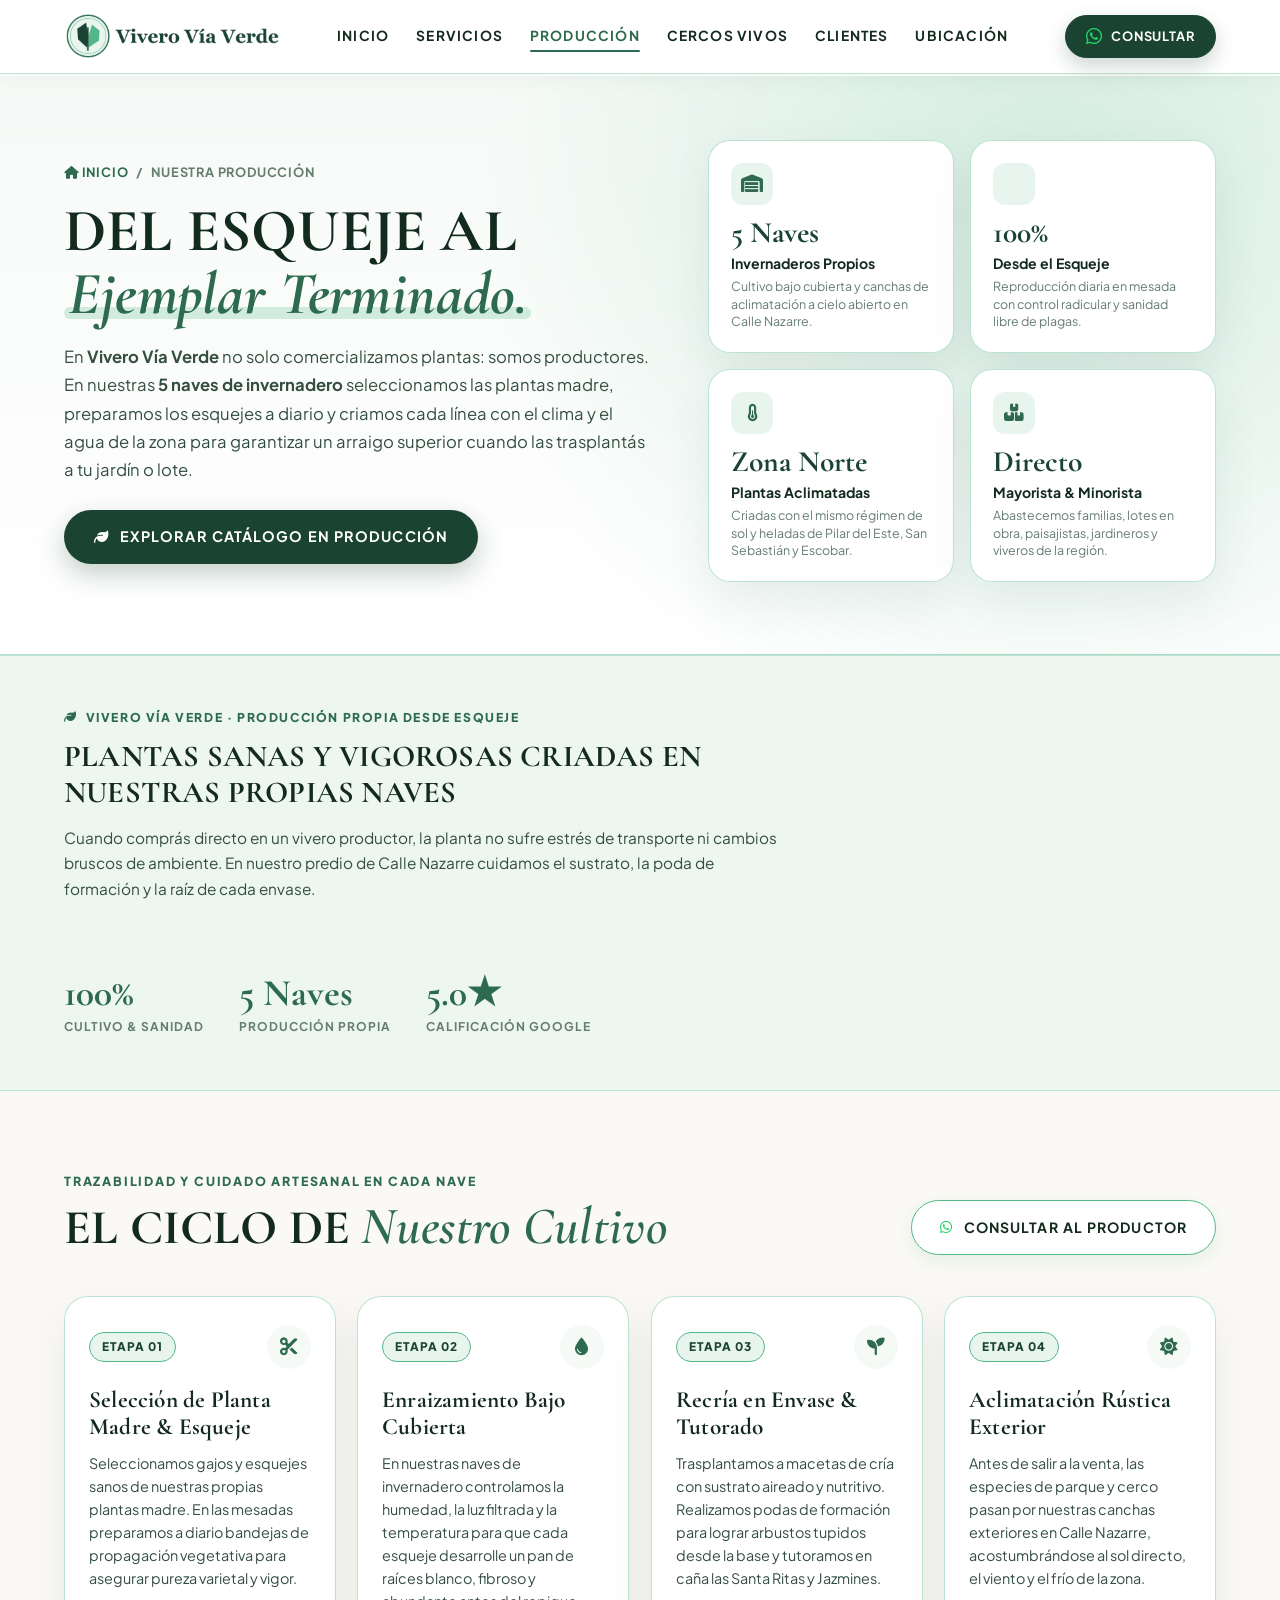
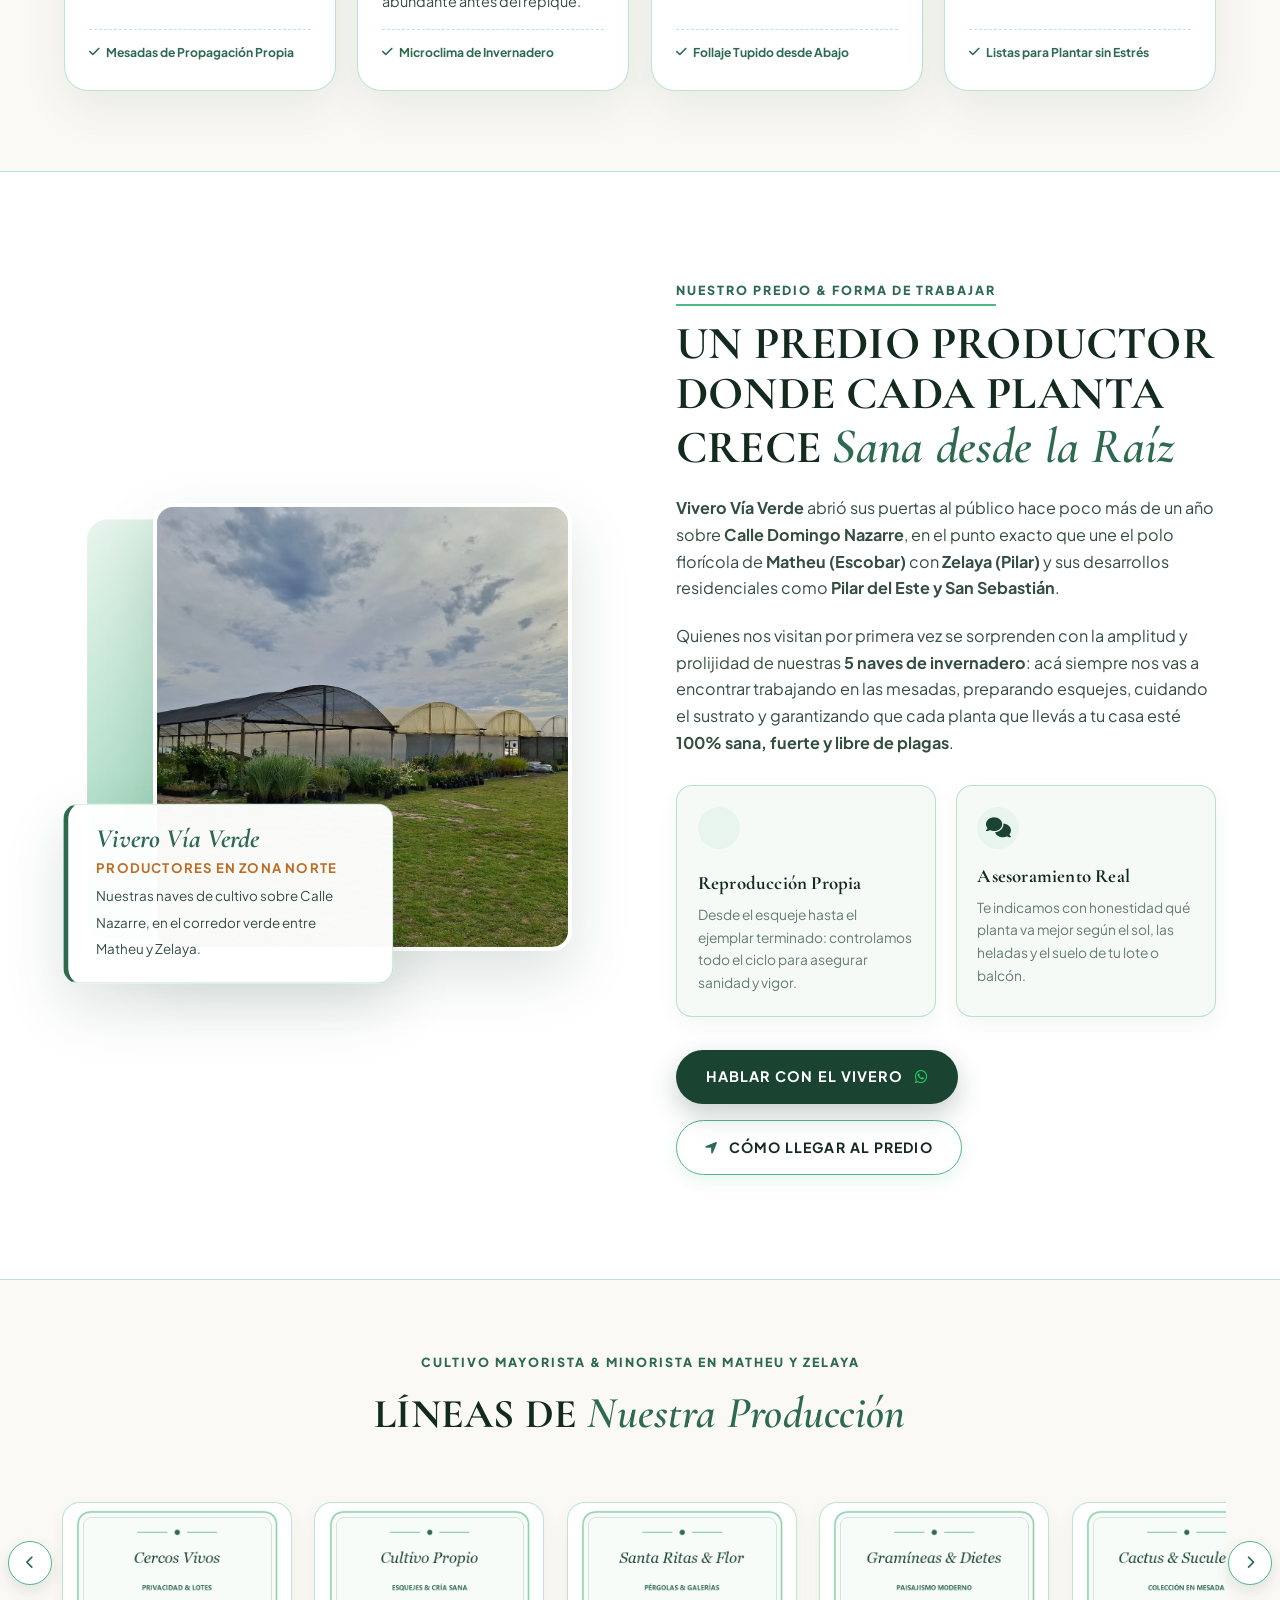
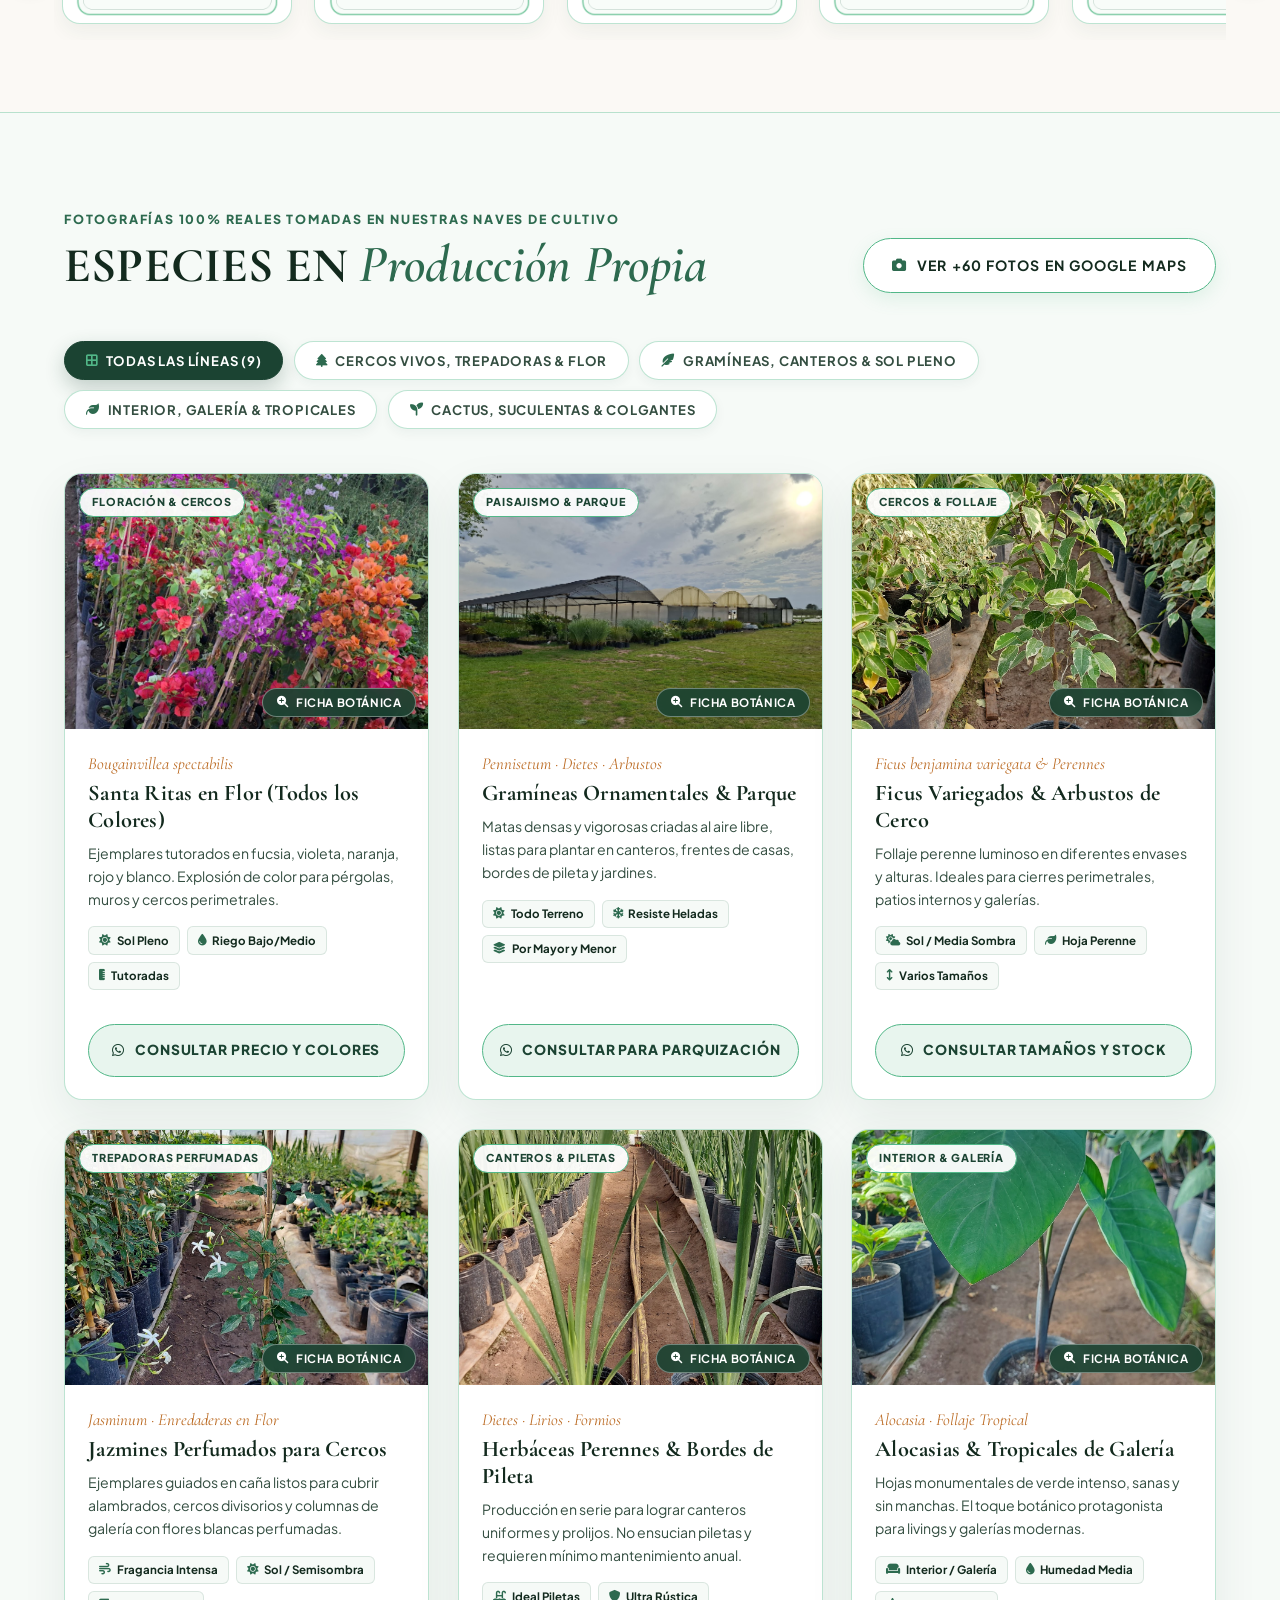
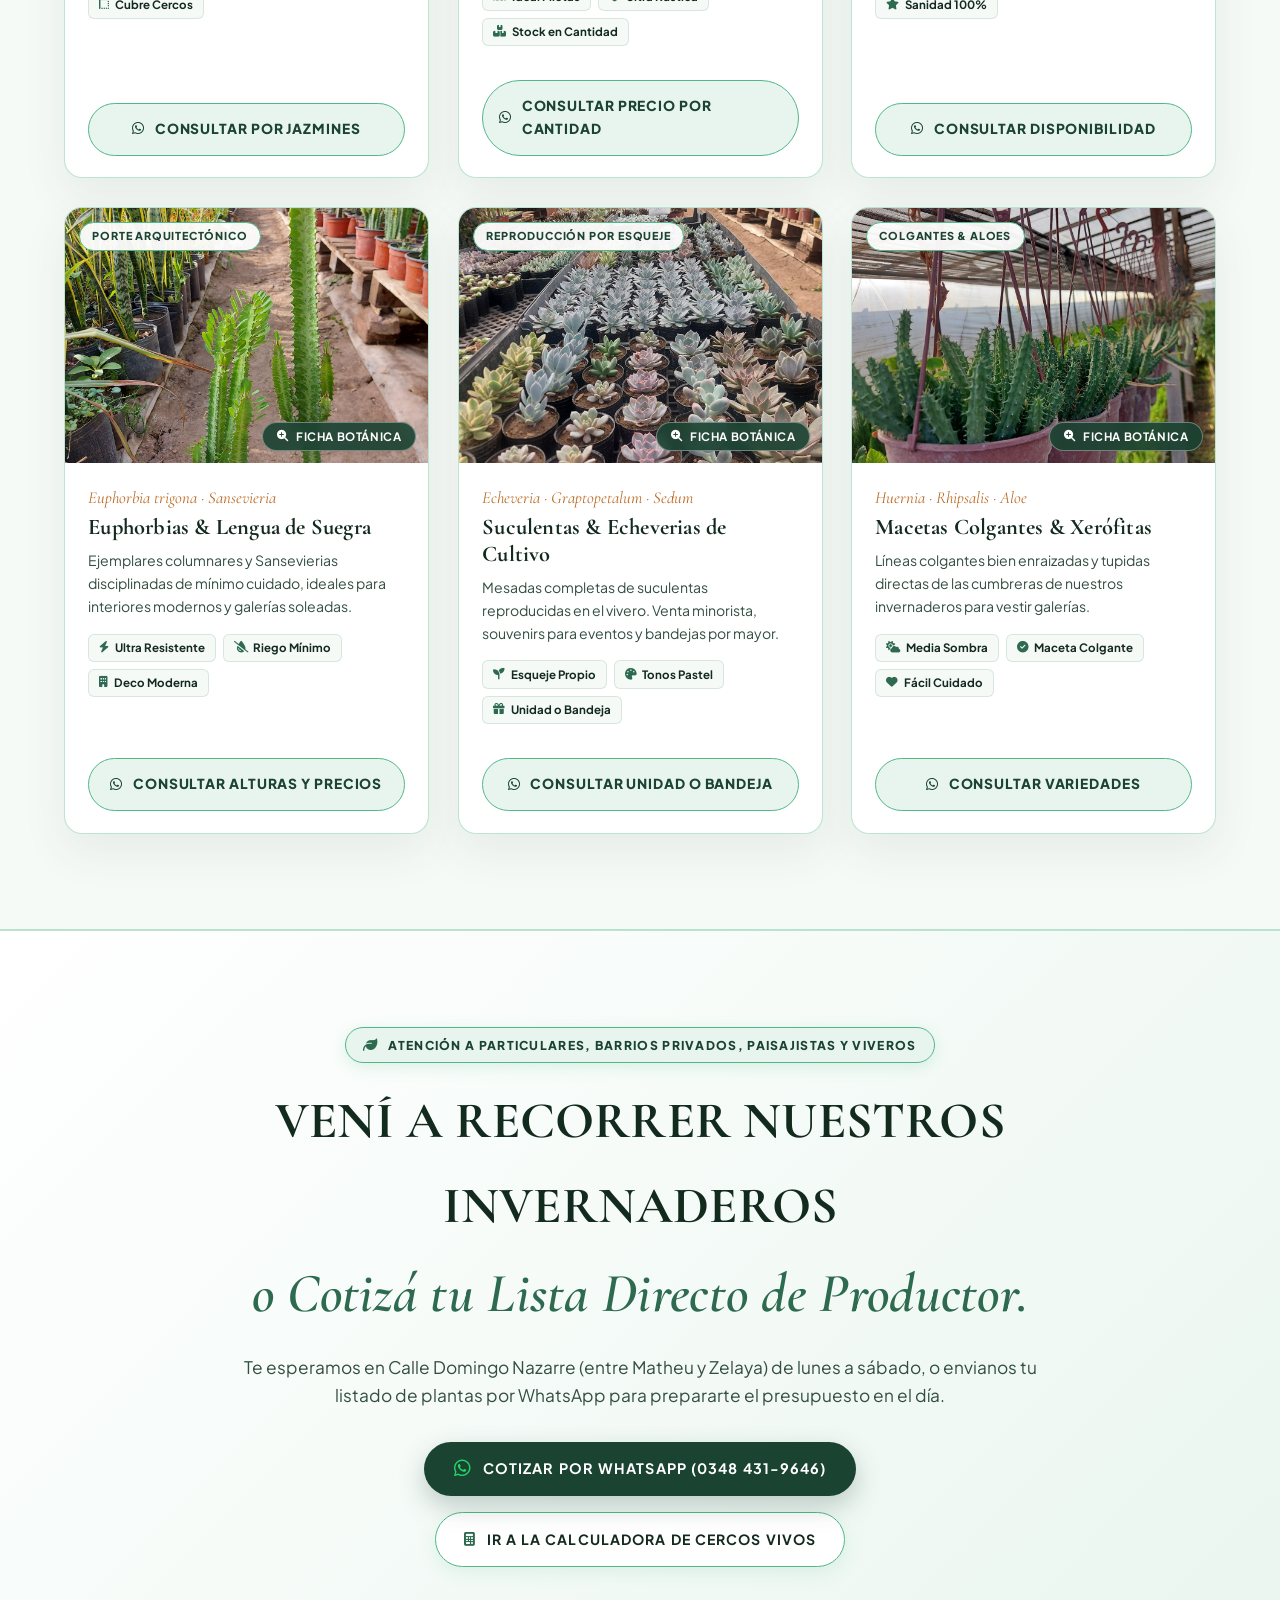
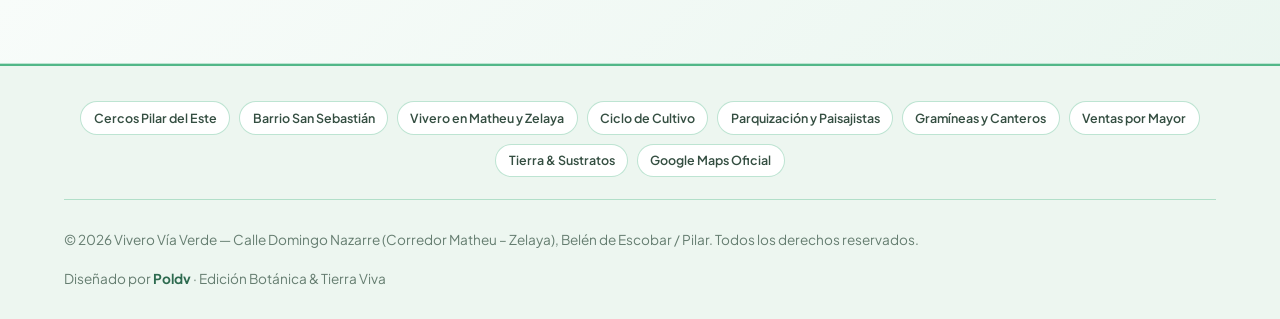
<file: produccion.html>
<!DOCTYPE html>
<html lang="es">
<head>
    <meta charset="UTF-8">
    <meta name="viewport" content="width=device-width, initial-scale=1.0">
    <title>Nuestra Producción y Cultivos — Vivero Vía Verde (Matheu & Zelaya · Pilar del Este)</title>
    
    <!-- Favicon -->
    <link rel="icon" type="image/png" href="images/logo-real.png">

    <!-- Open Graph / WhatsApp Preview -->
    <meta property="og:type" content="website">
    <meta property="og:url" content="https://viveroviaverde.com.ar/produccion.html">
    <meta property="og:title" content="Producción Propia de Plantas y Especies — Vivero Vía Verde">
    <meta property="og:description" content="Conocé por dentro nuestras 5 naves de cultivo en Calle Nazarre (entre Matheu y Zelaya). Reproducción desde esqueje de arbustos para cercos vivos, gramíneas, floración, interior y suculentas.">
    <meta property="og:image" content="images/logo-real.png">

    <!-- Google Fonts -->
    <link rel="preconnect" href="https://fonts.googleapis.com">
    <link rel="preconnect" href="https://fonts.gstatic.com" crossorigin>
    <link href="https://fonts.googleapis.com/css2?family=Cormorant+Garamond:ital,wght@0,500;0,600;0,700;1,500;1,600;1,700&family=Plus+Jakarta+Sans:wght@400;500;600;700;800&display=swap" rel="stylesheet">
    
    <!-- FontAwesome -->
    <link rel="stylesheet" href="https://cdnjs.cloudflare.com/ajax/libs/font-awesome/6.4.0/css/all.min.css">
    
    <!-- Custom CSS -->
    <link rel="stylesheet" href="css/styles.css?v=4">
</head>
<body>

    <!-- ======================================================================
         NAVEGACIÓN PRINCIPAL CENTRADA Y LIMPIA
         ====================================================================== -->
    <nav class="navbar">
        <div class="logo">
            <a href="index.html">
                <img src="images/logo-real.png?v=2" alt="Vivero Vía Verde">
            </a>
        </div>

        <ul class="nav-links" id="navLinks">
            <li>
                <a href="index.html" class="nav-link-reveal" data-text="Inicio">
                    <span>Inicio</span>
                </a>
            </li>
            <li>
                <a href="index.html#servicios" class="nav-link-reveal" data-text="Servicios">
                    <span>Servicios</span>
                </a>
            </li>
            <li>
                <a href="produccion.html" class="nav-link-reveal active" data-text="Producción">
                    <span>Producción</span>
                </a>
            </li>
            <li>
                <a href="index.html#cotizador" class="nav-link-reveal" data-text="Cercos Vivos">
                    <span>Cercos Vivos</span>
                </a>
            </li>
            <li>
                <a href="index.html#opiniones" class="nav-link-reveal" data-text="Clientes">
                    <span>Clientes</span>
                </a>
            </li>
            <li>
                <a href="index.html#contacto" class="nav-link-reveal" data-text="Ubicación">
                    <span>Ubicación</span>
                </a>
            </li>
        </ul>

        <div class="nav-actions">
            <div class="nav-wa-dropdown-wrap">
                <button class="btn-nav-cta" id="navWaBtn" type="button" aria-expanded="false" aria-label="Consultar por WhatsApp">
                    <i class="fab fa-whatsapp" style="font-size: 1.15rem;"></i>
                    <span>Consultar</span>
                </button>

                <div class="nav-wa-popup" id="navWaPopup">
                    <div class="wa-popup-header">
                        <strong><i class="fab fa-whatsapp"></i> ¿En qué te podemos asesorar?</strong>
                        <button class="wa-popup-close" id="navWaClose" type="button" aria-label="Cerrar menú">&times;</button>
                    </div>
                    <div class="wa-popup-list">
                        <a href="https://wa.me/5493484319646?text=Hola%20Vivero%20V%C3%ADa%20Verde!%20Quisiera%20hacerles%20una%20consulta%20general" target="_blank" class="wa-popup-item">
                            <span>💬 Consulta General</span>
                            <i class="fas fa-chevron-right"></i>
                        </a>
                        <a href="https://wa.me/5493484319646?text=Hola%20Vivero%20V%C3%ADa%20Verde!%20Quisiera%20cotizar%20plantas%20para%20un%20Cerco%20Vivo" target="_blank" class="wa-popup-item">
                            <span>🌿 Cotizar Cerco Vivo</span>
                            <i class="fas fa-chevron-right"></i>
                        </a>
                        <a href="https://wa.me/5493484319646?text=Hola%20Vivero%20V%C3%ADa%20Verde!%20Quisiera%20consultar%20por%20Gram%C3%ADneas%2C%20Dietes%2C%20Santa%20Ritas%20o%20plantas%20de%20exterior" target="_blank" class="wa-popup-item">
                            <span>🌸 Plantas de Exterior, Flores &amp; Gramíneas</span>
                            <i class="fas fa-chevron-right"></i>
                        </a>
                        <a href="https://wa.me/5493484319646?text=Hola%20Vivero%20V%C3%ADa%20Verde!%20Quisiera%20consultar%20por%20Plantas%20de%20Interior%2C%20Suculentas%2C%20Macetas%20o%20Tierra" target="_blank" class="wa-popup-item">
                            <span>🪴 Interior, Suculentas, Tierra &amp; Macetas</span>
                            <i class="fas fa-chevron-right"></i>
                        </a>
                        <a href="https://wa.me/5493484319646?text=Hola%20Vivero%20V%C3%ADa%20Verde!%20Soy%20paisajista%20/%20busco%20compra%20por%20cantidad%20y%20quer%C3%ADa%20consultar%20lista" target="_blank" class="wa-popup-item">
                            <span>🚜 Ventas por Mayor / Paisajistas / Envíos</span>
                            <i class="fas fa-chevron-right"></i>
                        </a>
                    </div>
                </div>
            </div>
            <button class="menu-toggle" id="menuToggle" aria-label="Abrir menú">
                <i class="fas fa-bars"></i>
            </button>
        </div>
    </nav>

    <!-- ======================================================================
         HERO DE PÁGINA DE PRODUCCIÓN
         ====================================================================== -->
    <header class="prod-page-hero">
        <div class="prod-hero-inner">
            <div class="reveal-left">
                <div class="prod-breadcrumb">
                    <a href="index.html"><i class="fas fa-home"></i> Inicio</a>
                    <span>/</span>
                    <span>Nuestra Producción</span>
                </div>

                <h1 class="hero-title" style="margin-bottom: 1.1rem;">
                    DEL ESQUEJE AL<br>
                    <span class="highlight-leaf">Ejemplar Terminado.</span>
                </h1>

                <p style="font-size: 1.04rem; color: var(--text-body); line-height: 1.7; margin-bottom: 1.6rem; max-width: 590px;">
                    En <strong>Vivero Vía Verde</strong> no solo comercializamos plantas: somos productores. En nuestras <strong>5 naves de invernadero</strong> seleccionamos las plantas madre, preparamos los esquejes a diario y criamos cada línea con el clima y el agua de la zona para garantizar un arraigo superior cuando las trasplantás a tu jardín o lote.
                </p>

                <div class="hero-cta-row" style="margin-top: 0;">
                    <a href="#especies" class="btn-kinetic-primary">
                        <i class="fas fa-leaf"></i>
                        <span>Explorar Catálogo en Producción</span>
                    </a>
                </div>
            </div>

            <!-- Grilla de 4 Indicadores Reales de Producción -->
            <div class="prod-kpi-grid reveal-right">
                <div class="prod-kpi-card">
                    <div class="prod-kpi-icon"><i class="fas fa-warehouse"></i></div>
                    <strong>5 Naves</strong>
                    <span>Invernaderos Propios</span>
                    <small>Cultivo bajo cubierta y canchas de aclimatación a cielo abierto en Calle Nazarre.</small>
                </div>

                <div class="prod-kpi-card">
                    <div class="prod-kpi-icon"><i class="fas fa-hand-holding-seedling"></i></div>
                    <strong>100%</strong>
                    <span>Desde el Esqueje</span>
                    <small>Reproducción diaria en mesada con control radicular y sanidad libre de plagas.</small>
                </div>

                <div class="prod-kpi-card">
                    <div class="prod-kpi-icon"><i class="fas fa-temperature-half"></i></div>
                    <strong>Zona Norte</strong>
                    <span>Plantas Aclimatadas</span>
                    <small>Criadas con el mismo régimen de sol y heladas de Pilar del Este, San Sebastián y Escobar.</small>
                </div>

                <div class="prod-kpi-card">
                    <div class="prod-kpi-icon"><i class="fas fa-boxes-stacked"></i></div>
                    <strong>Directo</strong>
                    <span>Mayorista &amp; Minorista</span>
                    <small>Abastecemos familias, lotes en obra, paisajistas, jardineros y viveros de la región.</small>
                </div>
            </div>
        </div>
    </header>

    <!-- ======================================================================
         BLOQUES EDITORIALES DE VALOR PRODUCTIVO
         ====================================================================== -->
    <section class="editorial-blocks-row">
        <!-- Bloque 1: Ventaja de Vivero Productor -->
        <div class="ed-block ed-block-moss reveal-up">
            <div>
                <div class="ed-block-tag"><i class="fas fa-leaf"></i> Vivero Vía Verde · Producción Propia desde Esqueje</div>
                <h3>PLANTAS SANAS Y VIGOROSAS CRIADAS EN NUESTRAS PROPIAS NAVES</h3>
                <p>Cuando comprás directo en un vivero productor, la planta no sufre estrés de transporte ni cambios bruscos de ambiente. En nuestro predio de Calle Nazarre cuidamos el sustrato, la poda de formación y la raíz de cada envase.</p>
            </div>
            <div class="ed-stats-mini">
                <div class="ed-stat-item">
                    <strong>100%</strong>
                    <span>Cultivo &amp; Sanidad</span>
                </div>
                <div class="ed-stat-item">
                    <strong>5 Naves</strong>
                    <span>Producción Propia</span>
                </div>
                <div class="ed-stat-item">
                    <strong>5.0★</strong>
                    <span>Calificación Google</span>
                </div>
            </div>
        </div>
    </section>

    <!-- ======================================================================
         LAS 4 ETAPAS DE NUESTRO PROCESO DE PRODUCCIÓN
         ====================================================================== -->
    <section id="proceso" class="prod-cycle-section">
        <div class="prod-cycle-container">
            <div class="section-header-flex reveal-up" style="margin-bottom: 0;">
                <div>
                    <span class="eyebrow">Trazabilidad y Cuidado Artesanal en Cada Nave</span>
                    <h2>EL CICLO DE <span class="botanical-italic">Nuestro Cultivo</span></h2>
                </div>
                <a href="https://wa.me/5493484319646?text=Hola%20Vivero%20V%C3%ADa%20Verde!%20Quisiera%20consultar%20por%20plantas%20de%20producci%C3%B3n%20propia" target="_blank" class="btn-kinetic-outline">
                    <i class="fab fa-whatsapp" style="color: var(--whatsapp);"></i>
                    <span>Consultar al Productor</span>
                </a>
            </div>

            <div class="prod-cycle-grid">
                <!-- Etapa 1 -->
                <article class="prod-step-card reveal-up">
                    <div>
                        <div class="prod-step-top">
                            <span class="prod-step-num">Etapa 01</span>
                            <div class="prod-step-icon"><i class="fas fa-scissors"></i></div>
                        </div>
                        <h3>Selección de Planta Madre &amp; Esqueje</h3>
                        <p>Seleccionamos gajos y esquejes sanos de nuestras propias plantas madre. En las mesadas preparamos a diario bandejas de propagación vegetativa para asegurar pureza varietal y vigor.</p>
                    </div>
                    <span class="prod-step-tag"><i class="fas fa-check"></i> Mesadas de Propagación Propia</span>
                </article>

                <!-- Etapa 2 -->
                <article class="prod-step-card reveal-up" style="transition-delay: 0.08s;">
                    <div>
                        <div class="prod-step-top">
                            <span class="prod-step-num">Etapa 02</span>
                            <div class="prod-step-icon"><i class="fas fa-droplet"></i></div>
                        </div>
                        <h3>Enraizamiento Bajo Cubierta</h3>
                        <p>En nuestras naves de invernadero controlamos la humedad, la luz filtrada y la temperatura para que cada esqueje desarrolle un pan de raíces blanco, fibroso y abundante antes del repique.</p>
                    </div>
                    <span class="prod-step-tag"><i class="fas fa-check"></i> Microclima de Invernadero</span>
                </article>

                <!-- Etapa 3 -->
                <article class="prod-step-card reveal-up" style="transition-delay: 0.16s;">
                    <div>
                        <div class="prod-step-top">
                            <span class="prod-step-num">Etapa 03</span>
                            <div class="prod-step-icon"><i class="fas fa-seedling"></i></div>
                        </div>
                        <h3>Recría en Envase &amp; Tutorado</h3>
                        <p>Trasplantamos a macetas de cría con sustrato aireado y nutritivo. Realizamos podas de formación para lograr arbustos tupidos desde la base y tutoramos en caña las Santa Ritas y Jazmines.</p>
                    </div>
                    <span class="prod-step-tag"><i class="fas fa-check"></i> Follaje Tupido desde Abajo</span>
                </article>

                <!-- Etapa 4 -->
                <article class="prod-step-card reveal-up" style="transition-delay: 0.24s;">
                    <div>
                        <div class="prod-step-top">
                            <span class="prod-step-num">Etapa 04</span>
                            <div class="prod-step-icon"><i class="fas fa-sun"></i></div>
                        </div>
                        <h3>Aclimatación Rústica Exterior</h3>
                        <p>Antes de salir a la venta, las especies de parque y cerco pasan por nuestras canchas exteriores en Calle Nazarre, acostumbrándose al sol directo, el viento y el frío de la zona.</p>
                    </div>
                    <span class="prod-step-tag"><i class="fas fa-check"></i> Listas para Plantar sin Estrés</span>
                </article>
            </div>
        </div>
    </section>

    <!-- ======================================================================
         SECCIÓN EDITORIAL EN CASCADA (SOBRE NUESTRO PREDIO PRODUCTOR)
         ====================================================================== -->
    <section id="nosotros" class="cascading-section">
        <div class="cascading-grid">
            <!-- Imagen en cascada con bloque verde salvia desplazado y tarjeta flotante -->
            <div class="cascading-visual-wrap reveal-left">
                <div class="cascading-layer-bg"></div>
                <div class="cascading-layer-main">
                    <img src="images/nosotros.jpg" alt="Predio e Invernaderos Reales de Vivero Vía Verde entre Matheu y Zelaya">
                </div>
                <div class="cascading-layer-floating-card">
                    <span class="floating-script">Vivero Vía Verde</span>
                    <strong>PRODUCTORES EN ZONA NORTE</strong>
                    <span>Nuestras naves de cultivo sobre Calle Nazarre, en el corredor verde entre Matheu y Zelaya.</span>
                </div>
            </div>

            <!-- Texto editorial -->
            <div class="cascading-text-wrap reveal-right">
                <span class="section-eyebrow">Nuestro Predio &amp; Forma de Trabajar</span>
                <h2>UN PREDIO PRODUCTOR DONDE CADA PLANTA CRECE <span class="botanical-italic">Sana desde la Raíz</span></h2>
                <p><strong>Vivero Vía Verde</strong> abrió sus puertas al público hace poco más de un año sobre <strong>Calle Domingo Nazarre</strong>, en el punto exacto que une el polo florícola de <strong>Matheu (Escobar)</strong> con <strong>Zelaya (Pilar)</strong> y sus desarrollos residenciales como <strong>Pilar del Este y San Sebastián</strong>.</p>
                <p>Quienes nos visitan por primera vez se sorprenden con la amplitud y prolijidad de nuestras <strong>5 naves de invernadero</strong>: acá siempre nos vas a encontrar trabajando en las mesadas, preparando esquejes, cuidando el sustrato y garantizando que cada planta que llevás a tu casa esté <strong>100% sana, fuerte y libre de plagas</strong>.</p>

                <div class="cascading-pillars">
                    <div class="pillar-box">
                        <i class="fas fa-hand-holding-seedling"></i>
                        <h4>Reproducción Propia</h4>
                        <p>Desde el esqueje hasta el ejemplar terminado: controlamos todo el ciclo para asegurar sanidad y vigor.</p>
                    </div>
                    <div class="pillar-box">
                        <i class="fas fa-comments"></i>
                        <h4>Asesoramiento Real</h4>
                        <p>Te indicamos con honestidad qué planta va mejor según el sol, las heladas y el suelo de tu lote o balcón.</p>
                    </div>
                </div>

                <div style="display: flex; flex-wrap: wrap; gap: 1rem; align-items: center;">
                    <a href="https://wa.me/5493484319646?text=Hola%20Vivero%20V%C3%ADa%20Verde!%20Quisiera%20hacerles%20una%20consulta%20sobre%20su%20producci%C3%B3n" target="_blank" class="btn-kinetic-primary">
                        <span>Hablar con el Vivero</span>
                        <i class="fab fa-whatsapp" style="color: var(--whatsapp);"></i>
                    </a>
                    <a href="https://maps.app.goo.gl/csEz7xwcTnQJEfKN8" target="_blank" class="btn-kinetic-outline">
                        <i class="fas fa-location-arrow" style="color: var(--primary-strong);"></i>
                        <span>Cómo Llegar al Predio</span>
                    </a>
                </div>
            </div>
        </div>
    </section>

    <!-- ======================================================================
         CARRUSEL DE LÍNEAS DE PRODUCCIÓN (TIRA INTERACTIVA CON MOVIMIENTO)
         ====================================================================== -->
    <section class="brands-kinetic-section">
        <div class="brands-title-center reveal-up">
            <span class="sub">Cultivo Mayorista &amp; Minorista en Matheu y Zelaya</span>
            <h2>LÍNEAS DE <span class="botanical-italic">Nuestra Producción</span></h2>
        </div>

        <div class="brands-track-wrapper">
            <button class="strip-arrow prev" data-target="brandsCarousel" aria-label="Anterior">
                <i class="fas fa-chevron-left"></i>
            </button>
            <div class="brands-scroll-strip" id="brandsCarousel">
                <div class="brand-glass-card"><img src="images/pilares/cercos-vivos.png" alt="Cercos Vivos - Privacidad y Lotes"></div>
                <div class="brand-glass-card"><img src="images/pilares/produccion-propia.png" alt="Cultivo Propio - Esquejes y Cría Sana"></div>
                <div class="brand-glass-card"><img src="images/pilares/trepadoras-flores.png" alt="Santa Ritas y Flor - Pérgolas y Galerías"></div>
                <div class="brand-glass-card"><img src="images/pilares/gramineas-canteros.png" alt="Gramíneas y Dietes - Paisajismo Moderno"></div>
                <div class="brand-glass-card"><img src="images/pilares/cactus-suculentas.png" alt="Cactus y Suculentas - Colección en Mesada"></div>
                <div class="brand-glass-card"><img src="images/pilares/interior-tropicales.png" alt="Interior y Galería - Alocasias y Ficus"></div>
                <div class="brand-glass-card"><img src="images/pilares/tierra-macetas.png" alt="Sustratos y Macetas - Tierra Fértil e Insumos"></div>
                <div class="brand-glass-card"><img src="images/pilares/barrios-paisajismo.png" alt="Pilar del Este y Zona - Asesoramiento Integral"></div>
                <!-- Set duplicado para recorrido continuo -->
                <div class="brand-glass-card"><img src="images/pilares/cercos-vivos.png" alt="Cercos Vivos - Privacidad y Lotes"></div>
                <div class="brand-glass-card"><img src="images/pilares/produccion-propia.png" alt="Cultivo Propio - Esquejes y Cría Sana"></div>
                <div class="brand-glass-card"><img src="images/pilares/trepadoras-flores.png" alt="Santa Ritas y Flor - Pérgolas y Galerías"></div>
                <div class="brand-glass-card"><img src="images/pilares/gramineas-canteros.png" alt="Gramíneas y Dietes - Paisajismo Moderno"></div>
            </div>
            <button class="strip-arrow next" data-target="brandsCarousel" aria-label="Siguiente">
                <i class="fas fa-chevron-right"></i>
            </button>
        </div>
    </section>

    <!-- ======================================================================
         CATÁLOGO VISUAL DE ESPECIES EN PRODUCCIÓN (FOTOS REALES DEL VIVERO)
         ====================================================================== -->
    <section id="especies" class="species-catalog-section">
        <div class="section-header-flex reveal-up">
            <div>
                <span class="eyebrow">Fotografías 100% Reales Tomadas en Nuestras Naves de Cultivo</span>
                <h2>ESPECIES EN <span class="botanical-italic">Producción Propia</span></h2>
            </div>
            <a href="https://maps.app.goo.gl/csEz7xwcTnQJEfKN8" target="_blank" class="btn-kinetic-outline">
                <i class="fas fa-camera" style="color: var(--primary-strong);"></i>
                <span>Ver +60 Fotos en Google Maps</span>
            </a>
        </div>

        <!-- Filtros Interactivos por Categoría Botánica -->
        <div class="filter-pills-wrap reveal-up" role="tablist" aria-label="Filtrar especies del vivero">
            <button class="filter-pill-btn active" data-filter="all" type="button">
                <i class="fas fa-border-all"></i> Todas las Líneas (9)
            </button>
            <button class="filter-pill-btn" data-filter="cercos" type="button">
                <i class="fas fa-tree"></i> Cercos Vivos, Trepadoras &amp; Flor
            </button>
            <button class="filter-pill-btn" data-filter="canteros" type="button">
                <i class="fas fa-feather-pointed"></i> Gramíneas, Canteros &amp; Sol Pleno
            </button>
            <button class="filter-pill-btn" data-filter="interior" type="button">
                <i class="fas fa-leaf"></i> Interior, Galería &amp; Tropicales
            </button>
            <button class="filter-pill-btn" data-filter="suculentas" type="button">
                <i class="fas fa-seedling"></i> Cactus, Suculentas &amp; Colgantes
            </button>
        </div>

        <!-- Grilla de Especies con Fotos Reales de Vivero Vía Verde -->
        <div class="species-grid" id="speciesCatalogGrid">

            <!-- Especie 1: Santa Ritas (Bougainvilleas) -->
            <article class="species-card reveal-up" data-category="cercos"
                data-title="Santa Ritas Multicolores Tutoradas"
                data-botanical="Bougainvillea spectabilis / glabra"
                data-img="images/especies/santa-ritas-floracion.jpg"
                data-sun="Sol Pleno (6+ hs)"
                data-water="Riego Moderado"
                data-use="Pérgolas, Muros y Cercos Vivos"
                data-desc="Producidas en nuestras naves y tutoradas en caña, listas para llevar en plena floración (fucsia, violeta, naranja, rojo carmín y blanco). Muy resistentes y de rápido crecimiento para cubrir pérgolas, alambrados y cercos en barrios cerrados.">
                <div>
                    <div class="species-img-box">
                        <span class="species-cat-tag">Floración &amp; Cercos</span>
                        <img src="images/especies/santa-ritas-floracion.jpg" alt="Santa Ritas en Floración en Vivero Vía Verde">
                        <button class="quickview-trigger" type="button"><i class="fas fa-magnifying-glass-plus"></i> Ficha Botánica</button>
                    </div>
                    <div class="species-content">
                        <span class="species-botanical-name">Bougainvillea spectabilis</span>
                        <h3>Santa Ritas en Flor (Todos los Colores)</h3>
                        <p>Ejemplares tutorados en fucsia, violeta, naranja, rojo y blanco. Explosión de color para pérgolas, muros y cercos perimetrales.</p>
                        <div class="care-badges">
                            <span class="care-badge"><i class="fas fa-sun"></i> Sol Pleno</span>
                            <span class="care-badge"><i class="fas fa-droplet"></i> Riego Bajo/Medio</span>
                            <span class="care-badge"><i class="fas fa-ruler-vertical"></i> Tutoradas</span>
                        </div>
                    </div>
                </div>
                <div class="species-footer">
                    <a href="https://wa.me/5493484319646?text=Hola%20Vivero%20V%C3%ADa%20Verde!%20Consulto%20disponibilidad%20y%20precio%20de%20Santa%20Ritas%20tutoradas" target="_blank" class="btn-combo-wa">
                        <i class="fab fa-whatsapp"></i>
                        <span>Consultar Precio y Colores</span>
                    </a>
                </div>
            </article>

            <!-- Especie 2: Gramíneas, Dietes y Arbustos de Parque -->
            <article class="species-card reveal-up" data-category="canteros"
                data-title="Gramíneas Paisajísticas, Dietes y Cortaderas"
                data-botanical="Pennisetum / Dietes bicolor / Cortaderia"
                data-img="images/especies/invernaderos-gramineas.jpg"
                data-sun="Sol Pleno / Media Sombra"
                data-water="Riego Bajo (Rústicas)"
                data-use="Canteros Modernos, Entradas y Borduras"
                data-desc="Criadas a cielo abierto y en túneles de aclimatación en nuestro predio de Nazarre. Ideales para diseñar canteros modernos de bajo mantenimiento en lotes de Pilar del Este y San Sebastián.">
                <div>
                    <div class="species-img-box">
                        <span class="species-cat-tag">Paisajismo &amp; Parque</span>
                        <img src="images/especies/invernaderos-gramineas.jpg" alt="Gramíneas Paisajísticas y Arbustos en el Predio de Vivero Vía Verde">
                        <button class="quickview-trigger" type="button"><i class="fas fa-magnifying-glass-plus"></i> Ficha Botánica</button>
                    </div>
                    <div class="species-content">
                        <span class="species-botanical-name">Pennisetum · Dietes · Arbustos</span>
                        <h3>Gramíneas Ornamentales &amp; Parque</h3>
                        <p>Matas densas y vigorosas criadas al aire libre, listas para plantar en canteros, frentes de casas, bordes de pileta y jardines.</p>
                        <div class="care-badges">
                            <span class="care-badge"><i class="fas fa-sun"></i> Todo Terreno</span>
                            <span class="care-badge"><i class="fas fa-snowflake"></i> Resiste Heladas</span>
                            <span class="care-badge"><i class="fas fa-layer-group"></i> Por Mayor y Menor</span>
                        </div>
                    </div>
                </div>
                <div class="species-footer">
                    <a href="https://wa.me/5493484319646?text=Hola%20Vivero%20V%C3%ADa%20Verde!%20Consulto%20por%20Gram%C3%ADneas%20y%20arbustos%20para%20parquizaci%C3%B3n" target="_blank" class="btn-combo-wa">
                        <i class="fab fa-whatsapp"></i>
                        <span>Consultar para Parquización</span>
                    </a>
                </div>
            </article>

            <!-- Especie 3: Ficus Benjamina Variegado & Arbustos de Cerco -->
            <article class="species-card reveal-up" data-category="cercos"
                data-title="Ficus Variegados y Arbustos de Cerco Vivo"
                data-botanical="Ficus benjamina 'Variegata' & Especies Perennes"
                data-img="images/especies/ficus-arbustos-cerco.jpg"
                data-sun="Sol Suave / Media Sombra Luminosa"
                data-water="Riego Moderado"
                data-use="Cercos Vivos, Galerías y Macetones"
                data-desc="Ejemplares de follaje disciplinado y luminoso producidos en maceta grande. Excelentes para generar pantallas visuales elegantes, cercos tupidos o lucir en macetones de entrada.">
                <div>
                    <div class="species-img-box">
                        <span class="species-cat-tag">Cercos &amp; Follaje</span>
                        <img src="images/especies/ficus-arbustos-cerco.jpg" alt="Ficus Variegados y Arbustos de Cerco Vivo en Vivero Vía Verde">
                        <button class="quickview-trigger" type="button"><i class="fas fa-magnifying-glass-plus"></i> Ficha Botánica</button>
                    </div>
                    <div class="species-content">
                        <span class="species-botanical-name">Ficus benjamina variegata &amp; Perennes</span>
                        <h3>Ficus Variegados &amp; Arbustos de Cerco</h3>
                        <p>Follaje perenne luminoso en diferentes envases y alturas. Ideales para cierres perimetrales, patios internos y galerías.</p>
                        <div class="care-badges">
                            <span class="care-badge"><i class="fas fa-cloud-sun"></i> Sol / Media Sombra</span>
                            <span class="care-badge"><i class="fas fa-leaf"></i> Hoja Perenne</span>
                            <span class="care-badge"><i class="fas fa-arrows-up-down"></i> Varios Tamaños</span>
                        </div>
                    </div>
                </div>
                <div class="species-footer">
                    <a href="https://wa.me/5493484319646?text=Hola%20Vivero%20V%C3%ADa%20Verde!%20Consulto%20por%20Ficus%20Variegados%20y%20arbustos%20para%20cerco" target="_blank" class="btn-combo-wa">
                        <i class="fab fa-whatsapp"></i>
                        <span>Consultar Tamaños y Stock</span>
                    </a>
                </div>
            </article>

            <!-- Especie 4: Jazmines Tutorados en Flor -->
            <article class="species-card reveal-up" data-category="cercos"
                data-title="Jazmines Perfumados Tutorados (País / Azores)"
                data-botanical="Jasminum polyanthum / Jasminum azoricum"
                data-img="images/especies/jazmines-trepadoras.jpg"
                data-sun="Sol Pleno / Media Sombra"
                data-water="Riego Regular en Primavera/Verano"
                data-use="Cercos Perfumados, Alambrados y Columnas"
                data-desc="Enredaderas perfumadas con guías vigorosas en caña, ideales para cubrir alambrados perimetrales en barrios cerrados, pérgolas de galería y arcos de jardín con floración blanca y fragancia inconfundible.">
                <div>
                    <div class="species-img-box">
                        <span class="species-cat-tag">Trepadoras Perfumadas</span>
                        <img src="images/especies/jazmines-trepadoras.jpg" alt="Jazmines en Flor Tutorados en Vivero Vía Verde">
                        <button class="quickview-trigger" type="button"><i class="fas fa-magnifying-glass-plus"></i> Ficha Botánica</button>
                    </div>
                    <div class="species-content">
                        <span class="species-botanical-name">Jasminum · Enredaderas en Flor</span>
                        <h3>Jazmines Perfumados para Cercos</h3>
                        <p>Ejemplares guiados en caña listos para cubrir alambrados, cercos divisorios y columnas de galería con flores blancas perfumadas.</p>
                        <div class="care-badges">
                            <span class="care-badge"><i class="fas fa-wind"></i> Fragancia Intensa</span>
                            <span class="care-badge"><i class="fas fa-sun"></i> Sol / Semisombra</span>
                            <span class="care-badge"><i class="fas fa-border-style"></i> Cubre Cercos</span>
                        </div>
                    </div>
                </div>
                <div class="species-footer">
                    <a href="https://wa.me/5493484319646?text=Hola%20Vivero%20V%C3%ADa%20Verde!%20Consulto%20por%20Jazmines%20y%20enredaderas%20para%20cerco" target="_blank" class="btn-combo-wa">
                        <i class="fab fa-whatsapp"></i>
                        <span>Consultar por Jazmines</span>
                    </a>
                </div>
            </article>

            <!-- Especie 5: Dietes, Formios y Herbáceas Perennes -->
            <article class="species-card reveal-up" data-category="canteros"
                data-title="Dietes, Lirios y Formios para Canteros"
                data-botanical="Dietes vegeta / Phormium tenax"
                data-img="images/especies/dietes-formios-canteros.jpg"
                data-sun="Sol Pleno / Media Sombra"
                data-water="Muy Bajo Mantenimiento"
                data-use="Alineaciones, Canteros y Bordes de Piscina"
                data-desc="Una de las líneas más nobles y resistentes de nuestra producción. Su porte vertical limpio no ensucia el agua de las piletas, soporta pleno sol de verano y heladas de invierno sin perder su verde.">
                <div>
                    <div class="species-img-box">
                        <span class="species-cat-tag">Canteros &amp; Piletas</span>
                        <img src="images/especies/dietes-formios-canteros.jpg" alt="Producción de Dietes y Formios en Vivero Vía Verde">
                        <button class="quickview-trigger" type="button"><i class="fas fa-magnifying-glass-plus"></i> Ficha Botánica</button>
                    </div>
                    <div class="species-content">
                        <span class="species-botanical-name">Dietes · Lirios · Formios</span>
                        <h3>Herbáceas Perennes &amp; Bordes de Pileta</h3>
                        <p>Producción en serie para lograr canteros uniformes y prolijos. No ensucian piletas y requieren mínimo mantenimiento anual.</p>
                        <div class="care-badges">
                            <span class="care-badge"><i class="fas fa-water-ladder"></i> Ideal Piletas</span>
                            <span class="care-badge"><i class="fas fa-shield"></i> Ultra Rústica</span>
                            <span class="care-badge"><i class="fas fa-boxes-stacked"></i> Stock en Cantidad</span>
                        </div>
                    </div>
                </div>
                <div class="species-footer">
                    <a href="https://wa.me/5493484319646?text=Hola%20Vivero%20V%C3%ADa%20Verde!%20Consulto%20por%20Dietes%2C%20Formios%20y%20plantas%20para%20canteros" target="_blank" class="btn-combo-wa">
                        <i class="fab fa-whatsapp"></i>
                        <span>Consultar Precio por Cantidad</span>
                    </a>
                </div>
            </article>

            <!-- Especie 6: Alocasias & Tropicales de Galería / Interior -->
            <article class="species-card reveal-up" data-category="interior"
                data-title="Alocasias (Oreja de Elefante) y Tropicales"
                data-botanical="Alocasia macrorrhizos / Colocasia"
                data-img="images/especies/alocasia-tropicales.jpg"
                data-sun="Luz Indirecta / Galería Techada"
                data-water="Riego Frecuente / Sustrato Húmedo"
                data-use="Interiores Luminosos, Galerías y Patios"
                data-desc="Ejemplares tropicales de hojas esculturales gigantes, criados bajo cubierta con humedad controlada. Perfectos para dar una impronta selvática y moderna a galerías, livings y entradas techadas.">
                <div>
                    <div class="species-img-box">
                        <span class="species-cat-tag">Interior &amp; Galería</span>
                        <img src="images/especies/alocasia-tropicales.jpg" alt="Alocasia Oreja de Elefante en Vivero Vía Verde">
                        <button class="quickview-trigger" type="button"><i class="fas fa-magnifying-glass-plus"></i> Ficha Botánica</button>
                    </div>
                    <div class="species-content">
                        <span class="species-botanical-name">Alocasia · Follaje Tropical</span>
                        <h3>Alocasias &amp; Tropicales de Galería</h3>
                        <p>Hojas monumentales de verde intenso, sanas y sin manchas. El toque botánico protagonista para livings y galerías modernas.</p>
                        <div class="care-badges">
                            <span class="care-badge"><i class="fas fa-couch"></i> Interior / Galería</span>
                            <span class="care-badge"><i class="fas fa-droplet"></i> Humedad Media</span>
                            <span class="care-badge"><i class="fas fa-star"></i> Sanidad 100%</span>
                        </div>
                    </div>
                </div>
                <div class="species-footer">
                    <a href="https://wa.me/5493484319646?text=Hola%20Vivero%20V%C3%ADa%20Verde!%20Consulto%20por%20Alocasias%20y%20plantas%20tropicales%20de%20interior" target="_blank" class="btn-combo-wa">
                        <i class="fab fa-whatsapp"></i>
                        <span>Consultar Disponibilidad</span>
                    </a>
                </div>
            </article>

            <!-- Especie 7: Euphorbias Candelabro & Sansevierias -->
            <article class="species-card reveal-up" data-category="interior"
                data-title="Euphorbias Candelabro & Sansevierias"
                data-botanical="Euphorbia trigona / Sansevieria trifasciata"
                data-img="images/especies/euphorbias-sansevierias.jpg"
                data-sun="Muy Luminoso o Sol Directo"
                data-water="Riego Muy Espaciado"
                data-use="Diseño Moderno, Macetas Altas e Interior"
                data-desc="Las favoritas de la decoración contemporánea por su porte arquitectónico vertical y su increíble resistencia. Disponibles en múltiples alturas, listas para trasplantar a macetas rotomoldeadas, fibrocemento o barro.">
                <div>
                    <div class="species-img-box">
                        <span class="species-cat-tag">Porte Arquitectónico</span>
                        <img src="images/especies/euphorbias-sansevierias.jpg" alt="Euphorbias y Sansevierias en Vivero Vía Verde">
                        <button class="quickview-trigger" type="button"><i class="fas fa-magnifying-glass-plus"></i> Ficha Botánica</button>
                    </div>
                    <div class="species-content">
                        <span class="species-botanical-name">Euphorbia trigona · Sansevieria</span>
                        <h3>Euphorbias &amp; Lengua de Suegra</h3>
                        <p>Ejemplares columnares y Sansevierias disciplinadas de mínimo cuidado, ideales para interiores modernos y galerías soleadas.</p>
                        <div class="care-badges">
                            <span class="care-badge"><i class="fas fa-bolt"></i> Ultra Resistente</span>
                            <span class="care-badge"><i class="fas fa-droplet-slash"></i> Riego Mínimo</span>
                            <span class="care-badge"><i class="fas fa-building"></i> Deco Moderna</span>
                        </div>
                    </div>
                </div>
                <div class="species-footer">
                    <a href="https://wa.me/5493484319646?text=Hola%20Vivero%20V%C3%ADa%20Verde!%20Consulto%20por%20Euphorbias%20y%20Sansevierias" target="_blank" class="btn-combo-wa">
                        <i class="fab fa-whatsapp"></i>
                        <span>Consultar Alturas y Precios</span>
                    </a>
                </div>
            </article>

            <!-- Especie 8: Mesadas de Suculentas & Esquejes Propios -->
            <article class="species-card reveal-up" data-category="suculentas"
                data-title="Suculentas de Colección (Echeverias, Sedum y Crásulas)"
                data-botanical="Echeveria elegans / Graptopetalum / Crassula"
                data-img="images/especies/suculentas-esquejes.jpg"
                data-sun="Sol Suave de Mañana / Luz Plena"
                data-water="Riego Espaciado"
                data-use="Souvenirs, Terrarios, Rocallas y Colección"
                data-desc="Orgullo de Vivero Vía Verde: reproducimos miles de rosetas a partir de esquejes propios en nuestras mesadas. Colores pastel, pruina intacta y raíces sanas, tanto por unidad como por bandeja mayorista.">
                <div>
                    <div class="species-img-box">
                        <span class="species-cat-tag">Reproducción por Esqueje</span>
                        <img src="images/especies/suculentas-esquejes.jpg" alt="Mesadas de Suculentas y Echeverias en Vivero Vía Verde">
                        <button class="quickview-trigger" type="button"><i class="fas fa-magnifying-glass-plus"></i> Ficha Botánica</button>
                    </div>
                    <div class="species-content">
                        <span class="species-botanical-name">Echeveria · Graptopetalum · Sedum</span>
                        <h3>Suculentas &amp; Echeverias de Cultivo</h3>
                        <p>Mesadas completas de suculentas reproducidas en el vivero. Venta minorista, souvenirs para eventos y bandejas por mayor.</p>
                        <div class="care-badges">
                            <span class="care-badge"><i class="fas fa-seedling"></i> Esqueje Propio</span>
                            <span class="care-badge"><i class="fas fa-palette"></i> Tonos Pastel</span>
                            <span class="care-badge"><i class="fas fa-gift"></i> Unidad o Bandeja</span>
                        </div>
                    </div>
                </div>
                <div class="species-footer">
                    <a href="https://wa.me/5493484319646?text=Hola%20Vivero%20V%C3%ADa%20Verde!%20Consulto%20por%20Suculentas%20y%20Echeverias" target="_blank" class="btn-combo-wa">
                        <i class="fab fa-whatsapp"></i>
                        <span>Consultar Unidad o Bandeja</span>
                    </a>
                </div>
            </article>

            <!-- Especie 9: Plantas Colgantes, Aloes & Xerófitas -->
            <article class="species-card reveal-up" data-category="suculentas"
                data-title="Colgantes (Huernias, Rhipsalis) y Aloes de Sol"
                data-botanical="Huernia / Stapelia / Aloe maculata & vera"
                data-img="images/especies/colgantes-huernias.jpg"
                data-sun="Media Sombra / Sol Filtrado"
                data-water="Riego Moderado a Bajo"
                data-use="Galerías, Balcones y Jardines Secos"
                data-desc="Amplia variedad de macetas colgantes tupidas (Huernias, Stapelias, Cola de Mono, Lazos de Amor, Rhipsalis) y Aloes esculturales listos para decorar pérgolas y jardines xerófilos.">
                <div>
                    <div class="species-img-box">
                        <span class="species-cat-tag">Colgantes &amp; Aloes</span>
                        <img src="images/especies/colgantes-huernias.jpg" alt="Macetas Colgantes en Invernadero de Vivero Vía Verde">
                        <button class="quickview-trigger" type="button"><i class="fas fa-magnifying-glass-plus"></i> Ficha Botánica</button>
                    </div>
                    <div class="species-content">
                        <span class="species-botanical-name">Huernia · Rhipsalis · Aloe</span>
                        <h3>Macetas Colgantes &amp; Xerófitas</h3>
                        <p>Líneas colgantes bien enraizadas y tupidas directas de las cumbreras de nuestros invernaderos para vestir galerías.</p>
                        <div class="care-badges">
                            <span class="care-badge"><i class="fas fa-cloud-sun"></i> Media Sombra</span>
                            <span class="care-badge"><i class="fas fa-circle-check"></i> Maceta Colgante</span>
                            <span class="care-badge"><i class="fas fa-heart"></i> Fácil Cuidado</span>
                        </div>
                    </div>
                </div>
                <div class="species-footer">
                    <a href="https://wa.me/5493484319646?text=Hola%20Vivero%20V%C3%ADa%20Verde!%20Consulto%20por%20Plantas%20Colgantes%20y%20Aloes" target="_blank" class="btn-combo-wa">
                        <i class="fab fa-whatsapp"></i>
                        <span>Consultar Variedades</span>
                    </a>
                </div>
            </article>

        </div>
    </section>

    <!-- ======================================================================
         FRANJA PARALLAX MAYORISTA / PAISAJISTAS / BARRIOS CERRADOS
         ====================================================================== -->
    <section class="parallax-cta-band">
        <div class="parallax-cta-inner reveal-scale">
            <span class="hero-kicker" style="margin-bottom: 1rem;">
                <i class="fas fa-leaf"></i> Atención a Particulares, Barrios Privados, Paisajistas y Viveros
            </span>
            <h2>VENÍ A RECORRER NUESTROS INVERNADEROS<br><span class="botanical-italic">o Cotizá tu Lista Directo de Productor.</span></h2>
            <p>Te esperamos en Calle Domingo Nazarre (entre Matheu y Zelaya) de lunes a sábado, o envianos tu listado de plantas por WhatsApp para prepararte el presupuesto en el día.</p>
            <div style="display: flex; flex-wrap: wrap; gap: 1rem; justify-content: center;">
                <a href="https://wa.me/5493484319646?text=Hola%20Vivero%20V%C3%ADa%20Verde!%20Quiero%20enviarles%20una%20lista%20de%20plantas%20para%20cotizar" target="_blank" class="btn-kinetic-primary">
                    <i class="fab fa-whatsapp" style="font-size: 1.2rem; color: var(--whatsapp);"></i>
                    <span>Cotizar por WhatsApp (0348 431-9646)</span>
                </a>
                <a href="index.html#cotizador" class="btn-kinetic-outline">
                    <i class="fas fa-calculator" style="color: var(--primary-strong);"></i>
                    <span>Ir a la Calculadora de Cercos Vivos</span>
                </a>
            </div>
        </div>
    </section>

    <!-- ======================================================================
         FOOTER COMPACTO BOTÁNICO
         ====================================================================== -->
    <footer class="site-footer">
        <div class="footer-compact-top">
            <div class="footer-tags">
                <a href="index.html#cotizador" class="footer-tag">Cercos Pilar del Este</a>
                <a href="index.html#cotizador" class="footer-tag">Barrio San Sebastián</a>
                <a href="index.html#contacto" class="footer-tag">Vivero en Matheu y Zelaya</a>
                <a href="#proceso" class="footer-tag">Ciclo de Cultivo</a>
                <a href="https://wa.me/5493484319646?text=Hola%20Vivero%20V%C3%ADa%20Verde!%20Soy%20paisajista%20/%20estoy%20parquizando%20y%20quisiera%20pedir%20presupuesto" target="_blank" class="footer-tag">Parquización y Paisajistas</a>
                <a href="#especies" class="footer-tag">Gramíneas y Canteros</a>
                <a href="https://wa.me/5493484319646?text=Hola!%20Consulto%20por%20ventas%20mayoristas%20o%20paisajismo" target="_blank" class="footer-tag">Ventas por Mayor</a>
                <a href="https://wa.me/5493484319646?text=Hola!%20Consulto%20por%20tierra%20f%C3%A9rtil%20y%20macetas" target="_blank" class="footer-tag">Tierra &amp; Sustratos</a>
                <a href="https://maps.app.goo.gl/csEz7xwcTnQJEfKN8" target="_blank" class="footer-tag">Google Maps Oficial</a>
            </div>
        </div>

        <div class="footer-bottom">
            <p>&copy; 2026 Vivero Vía Verde — Calle Domingo Nazarre (Corredor Matheu – Zelaya), Belén de Escobar / Pilar. Todos los derechos reservados.</p>
            <p>Diseñado por <strong style="color: var(--primary-strong);">Poldv</strong> · Edición Botánica &amp; Tierra Viva</p>
        </div>
    </footer>

    <!-- ======================================================================
         MODAL DE FICHA BOTÁNICA / VISTA RÁPIDA DE ESPECIE
         ====================================================================== -->
    <div class="botanical-modal" id="speciesQuickModal" aria-hidden="true">
        <div class="botanical-modal-box">
            <button class="botanical-modal-close" id="closeQuickModalBtn" aria-label="Cerrar ficha">&times;</button>
            <div class="botanical-modal-img">
                <img src="images/especies/santa-ritas-floracion.jpg" alt="Vista ampliada de especie" id="modalSpeciesImg">
            </div>
            <div class="botanical-modal-info">
                <div>
                    <span class="terra-badge-inline" id="modalSpeciesBotanical" style="margin-bottom: 0.6rem;">Bougainvillea spectabilis</span>
                    <h3 id="modalSpeciesTitle" style="font-size: 1.9rem; line-height: 1.12; margin-bottom: 0.75rem;">Santa Ritas Multicolores</h3>
                    <p id="modalSpeciesDesc" style="font-size: 0.95rem; color: var(--text-body); margin-bottom: 1.3rem;"></p>

                    <div style="display: grid; grid-template-columns: 1fr; gap: 0.6rem; margin-bottom: 1.5rem; background: var(--bg-sage); padding: 1rem 1.15rem; border-radius: 14px; border: 1px solid var(--border-botanical);">
                        <div style="font-size: 0.86rem;"><strong style="color: var(--primary-deep);"><i class="fas fa-sun" style="color: var(--terra); width: 20px;"></i> Exposición:</strong> <span id="modalSpeciesSun"></span></div>
                        <div style="font-size: 0.86rem;"><strong style="color: var(--primary-deep);"><i class="fas fa-droplet" style="color: var(--primary-strong); width: 20px;"></i> Riego:</strong> <span id="modalSpeciesWater"></span></div>
                        <div style="font-size: 0.86rem;"><strong style="color: var(--primary-deep);"><i class="fas fa-compass-drafting" style="color: var(--primary-strong); width: 20px;"></i> Uso Ideal:</strong> <span id="modalSpeciesUse"></span></div>
                    </div>
                </div>
                <a href="https://wa.me/5493484319646" target="_blank" id="modalSpeciesWaBtn" class="btn-kinetic-primary" style="width: 100%; justify-content: center;">
                    <i class="fab fa-whatsapp" style="font-size: 1.15rem; color: var(--whatsapp);"></i>
                    <span>Consultar Stock y Precio por WhatsApp</span>
                </a>
            </div>
        </div>
    </div>

    <!-- Script Principal -->
    <script src="js/main.js?v=3"></script>
</body>
</html>
</file>
<file: css/styles.css>
/* ==========================================================================
   VIVERO VÍA VERDE — EDICIÓN BOTÁNICA & TIERRA VIVA (PRODUCTORES)
   Paleta luminosa orgánica: Blanco puro, Seda Salvia, Verde Bosque, Brote y Terracota
   Ubicación estratégica: Calle Nazarre (Entre Matheu y Zelaya · Pilar del Este & San Sebastián)
   ========================================================================== */

:root {
    --primary: #52B788;          /* Verde Brote Vivo — fresco, orgánico y luminoso */
    --primary-soft: #E8F5EE;     /* Rocío Botánico Claro */
    --primary-strong: #2D6A4F;   /* Verde Hoja de Invernadero */
    --primary-deep: #1B4332;     /* Verde Bosque Profundo Vía Verde */
    --primary-glow: rgba(82, 183, 136, 0.28);

    --terra: #BC6C25;            /* Terracota / Tierra Fértil & Maceta */
    --terra-soft: #FDF3E7;       /* Arena Terracota Suave */

    --bg-white: #FFFFFF;         /* Blanco Puro Luminoso */
    --bg-sage: #F6FAF7;          /* Seda Salvia Natural */
    --bg-moss: #EDF6F0;          /* Bruma de Invernadero */
    --bg-linen: #FBF9F5;         /* Lino Orgánico Cálido */

    --text-dark: #132A1E;        /* Carbón Botánico Profundo (máxima legibilidad) */
    --text-body: #344E41;        /* Gris Verde Natural */
    --text-muted: #657D70;       /* Salvia Empolvado */

    --whatsapp: #25D366;
    --border-botanical: rgba(82, 183, 136, 0.38);
    --border-subtle: rgba(45, 106, 79, 0.14);
    --shadow-soft: 0 18px 45px rgba(27, 67, 50, 0.08);
    --shadow-elevated: 0 24px 60px rgba(27, 67, 50, 0.15);

    --font-heading: 'Cormorant Garamond', Georgia, serif;
    --font-sans: 'Plus Jakarta Sans', -apple-system, BlinkMacSystemFont, sans-serif;

    --transition-smooth: cubic-bezier(0.16, 1, 0.3, 1);
    --transition-bounce: cubic-bezier(0.34, 1.56, 0.64, 1);
}

* {
    margin: 0;
    padding: 0;
    box-sizing: border-box;
}

html {
    scroll-behavior: smooth;
    overflow-x: hidden;
}

body {
    font-family: var(--font-sans);
    background-color: var(--bg-white);
    color: var(--text-body);
    line-height: 1.65;
    padding-top: 76px;
    overflow-x: hidden;
    -webkit-font-smoothing: antialiased;
}

::selection {
    background: var(--primary-soft);
    color: var(--primary-deep);
}

/* Custom Scrollbar en Verde Botánico */
::-webkit-scrollbar {
    width: 9px;
}
::-webkit-scrollbar-track {
    background: var(--bg-sage);
}
::-webkit-scrollbar-thumb {
    background: var(--primary);
    border-radius: 10px;
    border: 2px solid var(--bg-sage);
}
::-webkit-scrollbar-thumb:hover {
    background: var(--primary-strong);
}

h1, h2, h3, h4, .font-heading {
    font-family: var(--font-heading);
    color: var(--text-dark);
    font-weight: 700;
    letter-spacing: 0.2px;
}

/* Acento itálico botánico elegante */
.botanical-italic {
    font-family: var(--font-heading);
    font-style: italic;
    font-weight: 600;
    color: var(--primary-strong);
    display: inline-block;
    font-size: 1.08em;
    letter-spacing: 0.3px;
}

.terra-badge-inline {
    display: inline-block;
    background: var(--terra-soft);
    color: var(--terra);
    border: 1px solid rgba(188, 108, 37, 0.3);
    padding: 0.1rem 0.65rem;
    border-radius: 50px;
    font-family: var(--font-sans);
    font-size: 0.76rem;
    font-weight: 700;
    text-transform: uppercase;
    letter-spacing: 1px;
}

a {
    text-decoration: none;
    color: inherit;
}

img {
    max-width: 100%;
    display: block;
}

/* ==========================================================================
   NAVBAR FIJA CON GLASSMORPHISM & EFECTO TEXT-REVEAL
   ========================================================================== */
.navbar {
    position: fixed;
    top: 0;
    left: 0;
    right: 0;
    width: 100%;
    z-index: 2500;
    padding: 0.78rem max(5%, calc((100% - 1220px) / 2));
    display: flex;
    justify-content: space-between;
    align-items: center;
    gap: 2rem;
    background: rgba(255, 255, 255, 0.96);
    backdrop-filter: blur(16px);
    -webkit-backdrop-filter: blur(16px);
    border-bottom: 1px solid var(--border-botanical);
    box-shadow: 0 4px 20px rgba(27, 67, 50, 0.05);
    transition: all 0.35s var(--transition-smooth);
}

.navbar.scrolled {
    padding: 0.56rem max(5%, calc((100% - 1220px) / 2));
    background: rgba(255, 255, 255, 0.99);
    border-bottom-color: var(--primary-strong);
    box-shadow: 0 10px 30px rgba(27, 67, 50, 0.11);
}

.logo {
    flex-shrink: 0;
}

.logo a {
    display: flex;
    align-items: center;
}

.logo img {
    height: 48px;
    width: auto;
    object-fit: contain;
    transition: transform 0.4s var(--transition-bounce);
}

.logo a:hover img {
    transform: scale(1.03);
}

.nav-links {
    display: flex;
    align-items: center;
    justify-content: center;
    gap: clamp(1.35rem, 2.1vw, 2.25rem);
    list-style: none;
    margin: 0 auto;
}

.nav-links li {
    position: relative;
    display: flex;
    align-items: center;
    white-space: nowrap;
}

/* Efecto Text-Reveal en el menú */
.nav-link-reveal {
    position: relative;
    display: inline-block;
    overflow: hidden;
    white-space: nowrap;
    font-family: var(--font-sans);
    font-size: 0.86rem;
    font-weight: 700;
    text-transform: uppercase;
    letter-spacing: 1.2px;
    color: var(--text-dark);
    padding: 0.25rem 0;
}

.nav-link-reveal span {
    display: block;
    transition: transform 0.4s var(--transition-smooth);
}

.nav-link-reveal::after {
    content: attr(data-text);
    position: absolute;
    top: 100%;
    left: 0;
    white-space: nowrap;
    color: var(--primary-strong);
    transition: transform 0.4s var(--transition-smooth);
}

.nav-link-reveal:hover span {
    transform: translateY(-100%);
}

.nav-link-reveal:hover::after {
    transform: translateY(-100%);
}

.nav-link-reveal.active {
    color: var(--primary-strong);
}

.nav-link-reveal.active::before {
    content: '';
    position: absolute;
    bottom: 0;
    left: 0;
    width: 100%;
    height: 2px;
    background: var(--primary-strong);
    border-radius: 2px;
}

.nav-actions {
    display: flex;
    align-items: center;
    gap: 0.9rem;
    flex-shrink: 0;
    position: relative;
}

.nav-wa-dropdown-wrap {
    position: relative;
}

.btn-nav-cta {
    position: relative;
    overflow: hidden;
    white-space: nowrap;
    background: var(--primary-deep);
    color: #fff;
    border: 1px solid var(--primary-deep);
    font-family: var(--font-sans);
    font-weight: 700;
    font-size: 0.8rem;
    letter-spacing: 0.9px;
    text-transform: uppercase;
    padding: 0.68rem 1.25rem;
    border-radius: 50px;
    display: inline-flex;
    align-items: center;
    gap: 0.52rem;
    cursor: pointer;
    transition: all 0.35s var(--transition-smooth);
    box-shadow: 0 8px 20px rgba(27, 67, 50, 0.22);
}

.btn-nav-cta i.fa-whatsapp {
    color: var(--whatsapp);
    transition: color 0.3s ease;
}

.btn-nav-cta .nav-wa-caret {
    font-size: 0.68rem;
    color: rgba(255, 255, 255, 0.8);
    margin-left: 0.1rem;
    transition: transform 0.3s var(--transition-smooth);
}

.btn-nav-cta.active .nav-wa-caret {
    transform: rotate(180deg);
}

.btn-nav-cta:hover,
.btn-nav-cta.active {
    background: var(--primary-strong);
    border-color: var(--primary-strong);
    transform: translateY(-2px);
    box-shadow: 0 12px 26px rgba(45, 106, 79, 0.32);
}

/* Menú desplegable de WhatsApp integrado al botón superior del encabezado */
.nav-wa-popup {
    position: absolute;
    top: calc(100% + 12px);
    right: 0;
    width: 356px;
    max-width: calc(100vw - 28px);
    background: #fff;
    border: 1.5px solid var(--primary);
    border-radius: 18px;
    overflow: hidden;
    box-shadow: 0 22px 50px rgba(27, 67, 50, 0.24);
    opacity: 0;
    transform: translateY(-10px) scale(0.96);
    pointer-events: none;
    transition: all 0.28s var(--transition-smooth);
    z-index: 2600;
}

.nav-wa-popup.open {
    opacity: 1;
    transform: translateY(0) scale(1);
    pointer-events: auto;
}

.menu-toggle {
    display: none;
    background: var(--bg-sage);
    border: 1px solid var(--primary);
    color: var(--primary-deep);
    width: 44px;
    height: 44px;
    border-radius: 50%;
    font-size: 1.2rem;
    cursor: pointer;
    transition: all 0.3s;
}

/* ==========================================================================
   HERO INTERACTIVO CON LOS 4 GLOBITOS DE NAVES & CULTIVO PROPIO
   ========================================================================== */
.hero-showcase {
    position: relative;
    min-height: calc(100vh - 86px);
    display: flex;
    align-items: center;
    padding: 3rem 5% 4.5rem;
    overflow: hidden;
    background: var(--bg-white);
    overflow-anchor: none;
}

/* Fondo dinámico sumamente sutil detrás del velo botánico */
.hero-bg-layers {
    position: absolute;
    inset: 0;
    z-index: 0;
}

.hero-bg-slide {
    position: absolute;
    inset: 0;
    background-size: cover;
    background-position: center;
    opacity: 0;
    transform: scale(1.06);
    transition: opacity 0.9s ease, transform 6s ease-out;
    filter: brightness(1.05) saturate(0.95) blur(2px);
}

.hero-bg-slide.active {
    opacity: 0.16;
    transform: scale(1);
}

/* Velo luminoso Blanco & Salvia Botánica */
.hero-bg-overlay {
    position: absolute;
    inset: 0;
    background:
        radial-gradient(circle at 76% 42%, rgba(82, 183, 136, 0.24) 0%, transparent 55%),
        radial-gradient(circle at 18% 82%, rgba(232, 245, 238, 0.8) 0%, transparent 52%),
        linear-gradient(90deg, rgba(255, 255, 255, 0.97) 0%, rgba(255, 255, 255, 0.91) 52%, rgba(246, 250, 247, 0.84) 100%),
        linear-gradient(180deg, rgba(255, 255, 255, 0.65) 0%, transparent 30%, rgba(255, 255, 255, 0.98) 100%);
    z-index: 1;
}

/* Marca de agua cinética continua en trazo verde botánico */
.hero-kinetic-watermark {
    position: absolute;
    bottom: 4%;
    left: 0;
    width: 200%;
    z-index: 1;
    pointer-events: none;
    opacity: 0.22;
    display: flex;
    white-space: nowrap;
    font-family: var(--font-heading);
    font-size: clamp(3.8rem, 7.5vw, 6.8rem);
    font-weight: 700;
    font-style: italic;
    text-transform: uppercase;
    letter-spacing: 5px;
    color: transparent;
    -webkit-text-stroke: 1.5px var(--primary);
    animation: kineticWatermark 36s linear infinite;
}

@keyframes kineticWatermark {
    0% { transform: translateX(0); }
    100% { transform: translateX(-50%); }
}

.hero-container {
    position: relative;
    z-index: 2;
    max-width: 1360px;
    margin: 0 auto;
    width: 100%;
    display: grid;
    grid-template-columns: 1.02fr 0.98fr;
    gap: 3.4rem;
    align-items: center;
}

/* Columna Izquierda Hero (Primera Vista Limpia y Armoniosa) */
.hero-content {
    display: flex;
    flex-direction: column;
    align-items: flex-start;
}

.hero-kicker {
    display: inline-flex;
    align-items: center;
    gap: 0.6rem;
    background: var(--primary-soft);
    border: 1px solid var(--primary);
    color: var(--primary-deep);
    padding: 0.44rem 1.1rem;
    border-radius: 50px;
    font-size: 0.76rem;
    font-weight: 800;
    text-transform: uppercase;
    letter-spacing: 1.3px;
    margin-bottom: 1.25rem;
    box-shadow: 0 4px 15px rgba(82, 183, 136, 0.18);
}

.hero-kicker i {
    color: var(--primary-strong);
    font-size: 0.9rem;
}

.hero-title {
    font-family: var(--font-heading);
    font-size: clamp(2.65rem, 4.7vw, 4.35rem);
    line-height: 1.05;
    font-weight: 700;
    color: var(--text-dark);
    margin-bottom: 1.35rem;
}

.hero-title .highlight-leaf {
    position: relative;
    display: inline-block;
    color: var(--primary-strong);
    font-style: italic;
    padding: 0 0.25rem;
}

.hero-title .highlight-leaf::after {
    content: '';
    position: absolute;
    left: 0;
    bottom: 6px;
    width: 100%;
    height: 12px;
    background: rgba(82, 183, 136, 0.24);
    z-index: -1;
    border-radius: 6px;
}

.hero-dynamic-caption {
    background: rgba(255, 255, 255, 0.94);
    border: 1px solid var(--border-botanical);
    border-left: 5px solid var(--primary-strong);
    padding: 1.2rem 1.45rem;
    border-radius: 0 18px 18px 0;
    margin-bottom: 1.25rem;
    width: 100%;
    max-width: 560px;
    min-height: 122px;
    display: flex;
    flex-direction: column;
    justify-content: center;
    backdrop-filter: blur(10px);
    box-shadow: var(--shadow-soft);
    overflow-anchor: none;
}

.hero-dynamic-caption h4 {
    font-family: var(--font-sans);
    color: var(--primary-deep);
    font-size: 0.92rem;
    font-weight: 800;
    text-transform: uppercase;
    letter-spacing: 0.9px;
    margin-bottom: 0.38rem;
    display: flex;
    align-items: center;
    gap: 0.5rem;
    transition: opacity 0.16s ease;
}

.hero-dynamic-caption h4 i {
    color: var(--primary-strong);
}

.hero-dynamic-caption p {
    color: var(--text-body);
    font-size: 0.95rem;
    margin: 0;
    transition: opacity 0.16s ease;
}

/* Micro-etiquetas de cobertura zonal en el Hero */
.hero-zone-tags {
    display: flex;
    flex-wrap: wrap;
    gap: 0.5rem;
    align-items: center;
}

.zone-pill {
    display: inline-flex;
    align-items: center;
    gap: 0.4rem;
    background: var(--bg-sage);
    border: 1px solid var(--border-botanical);
    color: var(--text-dark);
    font-size: 0.76rem;
    font-weight: 700;
    padding: 0.32rem 0.8rem;
    border-radius: 50px;
}

.zone-pill i {
    color: var(--terra);
    font-size: 0.74rem;
}

/* Botones Generales de la Web */
.btn-kinetic-primary {
    position: relative;
    overflow: hidden;
    background: var(--primary-deep);
    color: #fff;
    font-family: var(--font-sans);
    font-size: 0.9rem;
    font-weight: 700;
    letter-spacing: 1.1px;
    text-transform: uppercase;
    padding: 0.95rem 1.85rem;
    border-radius: 50px;
    display: inline-flex;
    align-items: center;
    gap: 0.7rem;
    transition: all 0.35s var(--transition-smooth);
    box-shadow: 0 10px 26px rgba(27, 67, 50, 0.25);
    border: none;
    cursor: pointer;
}

.btn-kinetic-primary:hover {
    background: var(--primary-strong);
    color: #fff;
    transform: translateY(-3px);
    box-shadow: 0 14px 32px rgba(45, 106, 79, 0.35);
}

.btn-kinetic-outline {
    background: var(--bg-white);
    color: var(--text-dark);
    border: 1.5px solid var(--primary);
    font-family: var(--font-sans);
    font-size: 0.88rem;
    font-weight: 700;
    letter-spacing: 1.1px;
    text-transform: uppercase;
    padding: 0.92rem 1.75rem;
    border-radius: 50px;
    display: inline-flex;
    align-items: center;
    gap: 0.65rem;
    transition: all 0.35s ease;
    box-shadow: 0 6px 18px rgba(82, 183, 136, 0.14);
    cursor: pointer;
}

.btn-kinetic-outline:hover {
    border-color: var(--primary-strong);
    color: var(--primary-deep);
    background: var(--primary-soft);
    transform: translateY(-3px);
}

/* ==========================================================================
   COLUMNA DERECHA HERO: VISOR BOTÁNICO + DOCK DE 4 FICHAS-NAVE INTERACTIVAS
   (Formato exclusivo Vivero Vía Verde: familiar pero distinto a los globitos)
   ========================================================================== */
.hero-visual-stage {
    position: relative;
    width: 100%;
}

.vivero-deck-stage {
    position: relative;
    display: flex;
    flex-direction: column;
    gap: 1.05rem;
    background: linear-gradient(145deg, rgba(255, 255, 255, 0.96) 0%, rgba(237, 246, 240, 0.94) 100%);
    border: 1.5px solid var(--border-botanical);
    border-radius: 28px 12px 28px 12px;
    padding: 0.95rem;
    box-shadow:
        0 24px 55px rgba(27, 67, 50, 0.14),
        -10px 10px 0px rgba(82, 183, 136, 0.22);
}

.vivero-main-viewport {
    position: relative;
    width: 100%;
    aspect-ratio: 15 / 10;
    border-radius: 20px 8px 20px 8px;
    overflow: hidden;
    background: var(--primary-deep);
    border: 2px solid #fff;
    box-shadow: 0 12px 32px rgba(19, 42, 30, 0.16);
}

.vivero-photos-stack {
    position: absolute;
    inset: 0;
    width: 100%;
    height: 100%;
}

.showcase-photo {
    position: absolute;
    inset: 0;
    width: 100%;
    height: 100%;
    object-fit: cover;
    object-position: center;
    opacity: 0;
    transform: scale(1.05);
    transition: opacity 0.65s var(--transition-smooth), transform 0.9s var(--transition-smooth);
}

.showcase-photo.active {
    opacity: 1;
    transform: scale(1);
}

/* Barra superior flotante dentro del visor */
.vivero-viewport-topbar {
    position: absolute;
    top: 14px;
    left: 14px;
    right: 14px;
    z-index: 6;
    display: flex;
    justify-content: space-between;
    align-items: center;
    gap: 0.75rem;
}

.vivero-live-pill {
    background: rgba(19, 42, 30, 0.84);
    backdrop-filter: blur(12px);
    -webkit-backdrop-filter: blur(12px);
    border: 1px solid rgba(116, 198, 157, 0.45);
    color: #fff;
    padding: 0.42rem 0.95rem;
    border-radius: 12px 4px 12px 4px;
    font-size: 0.78rem;
    display: inline-flex;
    align-items: center;
    gap: 0.55rem;
    box-shadow: 0 8px 22px rgba(0, 0, 0, 0.22);
}

.vivero-live-pill .pulse-dot {
    width: 8px;
    height: 8px;
    border-radius: 50%;
    background: #74C69D;
    box-shadow: 0 0 0 4px rgba(116, 198, 157, 0.28);
}

.vivero-live-pill .num {
    color: #74C69D;
    font-weight: 800;
    letter-spacing: 0.8px;
    text-transform: uppercase;
    font-size: 0.7rem;
    padding-right: 0.45rem;
    border-right: 1px solid rgba(255, 255, 255, 0.22);
}

.vivero-live-pill strong {
    font-weight: 700;
    letter-spacing: 0.2px;
}

.vivero-viewport-Controls {
    display: flex;
    align-items: center;
    gap: 0.4rem;
}

.vivero-nav-arrow,
.showcase-zoom-btn {
    width: 36px;
    height: 36px;
    border-radius: 10px;
    background: rgba(255, 255, 255, 0.92);
    backdrop-filter: blur(8px);
    border: 1px solid var(--primary);
    color: var(--primary-deep);
    display: inline-flex;
    align-items: center;
    justify-content: center;
    cursor: pointer;
    font-size: 0.82rem;
    box-shadow: 0 6px 16px rgba(19, 42, 30, 0.16);
    transition: all 0.25s ease;
}

.vivero-nav-arrow:hover,
.showcase-zoom-btn:hover {
    background: var(--primary-strong);
    border-color: var(--primary-strong);
    color: #fff;
    transform: translateY(-2px);
}

/* Zócalo inferior con subtítulo y barra de tiempo en vivo */
.vivero-viewport-footer {
    position: absolute;
    left: 0;
    right: 0;
    bottom: 0;
    z-index: 6;
    padding: 1.8rem 1rem 0.7rem;
    background: linear-gradient(180deg, rgba(19, 42, 30, 0) 0%, rgba(19, 42, 30, 0.86) 100%);
    color: rgba(255, 255, 255, 0.92);
}

.vivero-footer-meta {
    display: flex;
    align-items: center;
    gap: 0.45rem;
    font-size: 0.75rem;
    font-weight: 600;
    margin-bottom: 0.45rem;
    letter-spacing: 0.3px;
}

.vivero-footer-meta i {
    color: #74C69D;
}

.vivero-progress-track {
    width: 100%;
    height: 4px;
    background: rgba(255, 255, 255, 0.24);
    border-radius: 4px;
    overflow: hidden;
}

.vivero-progress-fill {
    width: 0%;
    height: 100%;
    background: linear-gradient(90deg, #74C69D 0%, #52B788 100%);
    border-radius: 4px;
    transition: width 5.5s linear;
}

.vivero-progress-fill.resetting {
    transition: none;
    width: 0%;
}

/* Dock de 4 Tarjetas-Ficha Interactivas (en grilla 2x2 tipo Bento Botánico) */
.vivero-naves-rail {
    display: flex;
    flex-direction: column;
    gap: 0.55rem;
}

.vivero-rail-header {
    display: flex;
    justify-content: space-between;
    align-items: center;
    padding: 0 0.35rem;
    font-size: 0.7rem;
    text-transform: uppercase;
    letter-spacing: 1.1px;
    color: var(--text-muted);
}

.vivero-rail-header span {
    font-weight: 700;
    display: inline-flex;
    align-items: center;
    gap: 0.4rem;
}

.vivero-rail-header span i {
    color: var(--primary-strong);
}

.vivero-rail-header strong {
    color: var(--primary-deep);
    font-weight: 800;
}

.vivero-naves-list {
    display: grid;
    grid-template-columns: 1fr 1fr;
    gap: 0.65rem;
}

.nave-card-btn {
    position: relative;
    display: flex;
    align-items: center;
    gap: 0.75rem;
    padding: 0.55rem 0.7rem;
    background: #fff;
    border: 1.5px solid var(--border-botanical);
    border-radius: 14px 6px 14px 6px;
    text-align: left;
    cursor: pointer;
    transition: all 0.32s var(--transition-smooth);
    outline: none;
    overflow: hidden;
}

.nave-thumb {
    width: 54px;
    height: 50px;
    border-radius: 10px 4px 10px 4px;
    overflow: hidden;
    flex-shrink: 0;
    border: 1.5px solid var(--primary-soft);
}

.nave-thumb img {
    width: 100%;
    height: 100%;
    object-fit: cover;
    filter: saturate(0.85);
    transition: transform 0.35s ease, filter 0.35s ease;
}

.nave-info {
    display: flex;
    flex-direction: column;
    min-width: 0;
    flex: 1;
}

.nave-step {
    font-family: var(--font-sans);
    font-size: 0.63rem;
    font-weight: 800;
    letter-spacing: 0.9px;
    text-transform: uppercase;
    color: var(--terra);
    line-height: 1.1;
    margin-bottom: 0.12rem;
}

.nave-info strong {
    font-family: var(--font-sans);
    font-size: 0.83rem;
    font-weight: 800;
    color: var(--text-dark);
    line-height: 1.18;
    white-space: nowrap;
    overflow: hidden;
    text-overflow: ellipsis;
}

.nave-info small {
    font-family: var(--font-sans);
    font-size: 0.7rem;
    color: var(--text-muted);
    white-space: nowrap;
    overflow: hidden;
    text-overflow: ellipsis;
}

.nave-arrow {
    font-size: 0.72rem;
    color: var(--primary);
    opacity: 0.55;
    transition: all 0.25s ease;
}

.nave-card-btn:hover {
    border-color: var(--primary-strong);
    transform: translateY(-2px);
    box-shadow: 0 8px 18px rgba(27, 67, 50, 0.1);
}

.nave-card-btn:hover .nave-thumb img {
    transform: scale(1.08);
    filter: saturate(1.08);
}

.nave-card-btn.active {
    background: var(--primary-deep);
    border-color: var(--primary-deep);
    box-shadow: 0 10px 24px rgba(27, 67, 50, 0.24);
    transform: translateY(-2px);
}

.nave-card-btn.active .nave-thumb {
    border-color: #74C69D;
}

.nave-card-btn.active .nave-thumb img {
    filter: saturate(1.1);
}

.nave-card-btn.active .nave-step {
    color: #74C69D;
}

.nave-card-btn.active .nave-info strong {
    color: #fff;
}

.nave-card-btn.active .nave-info small {
    color: rgba(255, 255, 255, 0.76);
}

.nave-card-btn.active .nave-arrow {
    color: #74C69D;
    opacity: 1;
    transform: translate(2px, -2px);
}

/* ==========================================================================
   BLOQUES ASIMÉTRICOS EDITORIALES (PRODUCTOR DIRECTO & BARRIOS CERRADOS)
   ========================================================================== */
.editorial-blocks-row {
    display: grid;
    grid-template-columns: 1fr;
    width: 100%;
    position: relative;
    z-index: 5;
    border-top: 1px solid var(--border-botanical);
    border-bottom: 1px solid var(--border-botanical);
}

.ed-block {
    padding: 3.2rem max(5%, calc((100% - 1280px) / 2));
    display: flex;
    flex-direction: row;
    align-items: center;
    justify-content: space-between;
    gap: 2.5rem;
    flex-wrap: wrap;
    position: relative;
    overflow: hidden;
    transition: all 0.4s ease;
}

.ed-block > div:first-child {
    max-width: 720px;
}

.ed-block-moss {
    background: var(--bg-moss);
    color: var(--text-dark);
}

.ed-block-linen {
    background: var(--bg-linen);
    color: var(--text-dark);
}

.ed-block-tag {
    font-family: var(--font-sans);
    font-size: 0.76rem;
    font-weight: 800;
    text-transform: uppercase;
    letter-spacing: 1.6px;
    color: var(--primary-strong);
    margin-bottom: 0.75rem;
    display: flex;
    align-items: center;
    gap: 0.5rem;
}

.ed-block h3 {
    font-size: 1.9rem;
    line-height: 1.16;
    margin-bottom: 0.95rem;
    color: var(--text-dark);
}

.ed-block p {
    font-size: 0.96rem;
    color: var(--text-body);
    margin-bottom: 1.7rem;
}

.ed-link-underline {
    display: inline-flex;
    align-items: center;
    gap: 0.6rem;
    font-family: var(--font-sans);
    font-weight: 800;
    font-size: 0.88rem;
    text-transform: uppercase;
    letter-spacing: 1.1px;
    color: var(--primary-deep);
    padding-bottom: 0.35rem;
    border-bottom: 2px solid var(--primary-strong);
    align-self: flex-start;
    transition: gap 0.3s ease, color 0.3s ease;
}

.ed-link-underline:hover {
    gap: 1rem;
    color: var(--primary-strong);
}

.ed-stats-mini {
    display: flex;
    gap: 2.2rem;
    margin-top: 0.4rem;
    flex-wrap: wrap;
}

.ed-stat-item strong {
    display: block;
    font-family: var(--font-heading);
    font-size: 2.35rem;
    font-weight: 700;
    color: var(--primary-strong);
    line-height: 1;
}

.ed-stat-item span {
    font-size: 0.75rem;
    color: var(--text-muted);
    text-transform: uppercase;
    letter-spacing: 1px;
    font-weight: 700;
}

/* ==========================================================================
   SERVICIOS & SOLUCIONES PAISAJÍSTICAS (INSPIRADO EN GUÍA SEQUOIA + VÍA VERDE)
   ========================================================================== */
.combos-section {
    padding: 6rem 5%;
    background: var(--bg-white);
    position: relative;
}

.section-header-flex {
    max-width: 1280px;
    margin: 0 auto 3rem;
    display: flex;
    justify-content: space-between;
    align-items: flex-end;
    flex-wrap: wrap;
    gap: 1.5rem;
}

.section-header-flex .eyebrow {
    color: var(--primary-strong);
    font-family: var(--font-sans);
    font-weight: 800;
    letter-spacing: 1.8px;
    font-size: 0.78rem;
    text-transform: uppercase;
    display: block;
    margin-bottom: 0.4rem;
}

.section-header-flex h2 {
    font-size: clamp(2.2rem, 3.8vw, 3.3rem);
    line-height: 1.08;
    color: var(--text-dark);
}

.section-header-flex h2 span {
    color: var(--primary-strong);
}

.combos-grid {
    max-width: 1280px;
    margin: 0 auto;
    display: grid;
    grid-template-columns: repeat(auto-fit, minmax(330px, 1fr));
    gap: 2.2rem;
}

.combo-kinetic-card {
    background: var(--bg-sage);
    border: 1.5px solid var(--border-botanical);
    border-radius: 20px;
    overflow: hidden;
    display: flex;
    flex-direction: column;
    justify-content: space-between;
    position: relative;
    box-shadow: var(--shadow-soft);
    transition: transform 0.4s var(--transition-smooth), border-color 0.4s ease, box-shadow 0.4s ease;
    transform-style: preserve-3d;
}

.combo-kinetic-card:hover {
    transform: translateY(-8px);
    border-color: var(--primary-strong);
    box-shadow: var(--shadow-elevated);
}

.combo-media {
    position: relative;
    height: 240px;
    overflow: hidden;
}

.combo-media img {
    width: 100%;
    height: 100%;
    object-fit: cover;
    transition: transform 0.7s var(--transition-smooth);
}

.combo-kinetic-card:hover .combo-media img {
    transform: scale(1.07);
}

.combo-media::after {
    content: '';
    position: absolute;
    inset: 0;
    background: linear-gradient(180deg, rgba(255,255,255,0) 55%, rgba(246, 250, 247, 0.96) 100%);
}

.combo-floating-badge {
    position: absolute;
    top: 16px;
    left: 16px;
    z-index: 3;
    background: rgba(255, 255, 255, 0.95);
    color: var(--primary-deep);
    border: 1px solid var(--primary);
    font-family: var(--font-sans);
    font-size: 0.72rem;
    font-weight: 800;
    letter-spacing: 0.9px;
    padding: 0.34rem 0.92rem;
    border-radius: 50px;
    text-transform: uppercase;
    box-shadow: 0 4px 14px rgba(19, 42, 30, 0.12);
}

.combo-icon-orb {
    position: absolute;
    bottom: 12px;
    right: 20px;
    z-index: 3;
    width: 50px;
    height: 50px;
    border-radius: 50%;
    background: #fff;
    border: 1.5px solid var(--primary);
    color: var(--primary-strong);
    display: flex;
    align-items: center;
    justify-content: center;
    font-size: 1.25rem;
    box-shadow: 0 8px 20px rgba(27, 67, 50, 0.16);
}

.combo-body {
    padding: 1.4rem 1.8rem 1rem;
    flex: 1;
}

.combo-cursive-sub {
    font-family: var(--font-heading);
    font-style: italic;
    font-size: 1.3rem;
    font-weight: 600;
    color: var(--terra);
    line-height: 1.1;
    margin-bottom: 0.25rem;
}

.combo-title {
    font-size: 1.6rem;
    color: var(--text-dark);
    margin-bottom: 0.6rem;
    line-height: 1.18;
}

.combo-desc {
    color: var(--text-body);
    font-size: 0.93rem;
    margin-bottom: 1.2rem;
}

.combo-checklist {
    list-style: none;
    display: flex;
    flex-direction: column;
    gap: 0.6rem;
    padding-top: 1rem;
    border-top: 1px solid var(--border-subtle);
}

.combo-checklist li {
    font-size: 0.88rem;
    color: var(--text-dark);
    display: flex;
    align-items: center;
    gap: 0.65rem;
}

.combo-checklist li i {
    color: var(--primary-strong);
    font-size: 0.75rem;
    background: var(--primary-soft);
    width: 22px;
    height: 22px;
    border-radius: 50%;
    display: inline-flex;
    align-items: center;
    justify-content: center;
    flex-shrink: 0;
}

.combo-footer {
    padding: 1rem 1.8rem 1.8rem;
}

.combo-price-bar {
    display: flex;
    align-items: center;
    justify-content: space-between;
    background: #fff;
    border: 1px dashed var(--primary);
    padding: 0.7rem 1.1rem;
    border-radius: 12px;
    margin-bottom: 1rem;
}

.combo-price-bar .price {
    font-family: var(--font-heading);
    font-size: 1.25rem;
    font-weight: 700;
    color: var(--primary-deep);
}

.combo-price-bar .note {
    font-size: 0.72rem;
    text-transform: uppercase;
    letter-spacing: 0.8px;
    color: var(--terra);
    font-weight: 800;
}

.btn-combo-wa {
    width: 100%;
    background: var(--primary-soft);
    border: 1.5px solid var(--primary);
    color: var(--primary-deep);
    font-family: var(--font-sans);
    font-size: 0.86rem;
    font-weight: 800;
    letter-spacing: 0.9px;
    text-transform: uppercase;
    padding: 0.88rem 1rem;
    border-radius: 50px;
    display: flex;
    align-items: center;
    justify-content: center;
    gap: 0.6rem;
    transition: all 0.3s ease;
    cursor: pointer;
}

.btn-combo-wa:hover {
    background: var(--primary-strong);
    border-color: var(--primary-strong);
    color: #fff;
    box-shadow: 0 8px 22px rgba(45, 106, 79, 0.28);
}

/* ==========================================================================
   CATÁLOGO INTERACTIVO DE ESPECIES REALES DEL VIVERO + FILTROS + FICHA RÁPIDA
   ========================================================================== */
.species-catalog-section {
    padding: 6rem 5%;
    background: var(--bg-sage);
    border-top: 1px solid var(--border-botanical);
    border-bottom: 1px solid var(--border-botanical);
}

.filter-pills-wrap {
    max-width: 1280px;
    margin: 0 auto 2.8rem;
    display: flex;
    flex-wrap: wrap;
    gap: 0.65rem;
    align-items: center;
}

.filter-pill-btn {
    background: #fff;
    border: 1.5px solid var(--border-botanical);
    color: var(--text-body);
    font-family: var(--font-sans);
    font-size: 0.82rem;
    font-weight: 700;
    letter-spacing: 0.8px;
    text-transform: uppercase;
    padding: 0.62rem 1.3rem;
    border-radius: 50px;
    cursor: pointer;
    display: inline-flex;
    align-items: center;
    gap: 0.5rem;
    transition: all 0.3s ease;
    box-shadow: 0 4px 12px rgba(27, 67, 50, 0.05);
}

.filter-pill-btn i {
    color: var(--primary-strong);
}

.filter-pill-btn:hover {
    border-color: var(--primary-strong);
    color: var(--primary-deep);
    transform: translateY(-2px);
}

.filter-pill-btn.active {
    background: var(--primary-deep);
    border-color: var(--primary-deep);
    color: #fff;
    box-shadow: 0 8px 20px rgba(27, 67, 50, 0.24);
}

.filter-pill-btn.active i {
    color: var(--primary);
}

.species-grid {
    max-width: 1280px;
    margin: 0 auto;
    display: grid;
    grid-template-columns: repeat(auto-fill, minmax(295px, 1fr));
    gap: 1.8rem;
}

.species-card {
    background: #fff;
    border: 1.5px solid var(--border-botanical);
    border-radius: 18px;
    overflow: hidden;
    display: flex;
    flex-direction: column;
    justify-content: space-between;
    box-shadow: var(--shadow-soft);
    transition: all 0.35s var(--transition-smooth);
}

.species-card:hover {
    transform: translateY(-7px);
    border-color: var(--primary-strong);
    box-shadow: var(--shadow-elevated);
}

.species-card.is-hidden {
    display: none;
}

.species-img-box {
    position: relative;
    height: 255px;
    overflow: hidden;
    background: var(--bg-moss);
}

.species-img-box img {
    width: 100%;
    height: 100%;
    object-fit: cover;
    transition: transform 0.65s var(--transition-smooth);
}

.species-card:hover .species-img-box img {
    transform: scale(1.06);
}

.species-cat-tag {
    position: absolute;
    top: 14px;
    left: 14px;
    z-index: 3;
    background: rgba(255, 255, 255, 0.94);
    border: 1px solid var(--primary);
    color: var(--primary-deep);
    font-size: 0.68rem;
    font-weight: 800;
    text-transform: uppercase;
    letter-spacing: 0.8px;
    padding: 0.28rem 0.78rem;
    border-radius: 50px;
}

.quickview-trigger {
    position: absolute;
    bottom: 12px;
    right: 12px;
    z-index: 3;
    background: rgba(27, 67, 50, 0.90);
    color: #fff;
    border: 1px solid rgba(255, 255, 255, 0.35);
    font-family: var(--font-sans);
    font-size: 0.72rem;
    font-weight: 700;
    letter-spacing: 0.6px;
    text-transform: uppercase;
    padding: 0.38rem 0.85rem;
    border-radius: 50px;
    cursor: pointer;
    display: inline-flex;
    align-items: center;
    gap: 0.4rem;
    backdrop-filter: blur(6px);
    transition: all 0.25s ease;
}

.quickview-trigger:hover {
    background: var(--primary);
    color: var(--text-dark);
    border-color: var(--primary);
}

.species-content {
    padding: 1.3rem 1.45rem 0.9rem;
    flex: 1;
}

.species-botanical-name {
    font-family: var(--font-heading);
    font-style: italic;
    font-size: 1.05rem;
    color: var(--terra);
    display: block;
    margin-bottom: 0.15rem;
}

.species-content h3 {
    font-size: 1.4rem;
    color: var(--text-dark);
    line-height: 1.2;
    margin-bottom: 0.5rem;
}

.species-content p {
    font-size: 0.88rem;
    color: var(--text-body);
    margin-bottom: 0.95rem;
}

.care-badges {
    display: flex;
    flex-wrap: wrap;
    gap: 0.45rem;
    margin-bottom: 0.5rem;
}

.care-badge {
    background: var(--bg-sage);
    border: 1px solid var(--border-subtle);
    color: var(--text-dark);
    font-size: 0.72rem;
    font-weight: 700;
    padding: 0.22rem 0.62rem;
    border-radius: 6px;
    display: inline-flex;
    align-items: center;
    gap: 0.35rem;
}

.care-badge i {
    color: var(--primary-strong);
}

.species-footer {
    padding: 0.75rem 1.45rem 1.35rem;
}

/* ==========================================================================
   CALCULADORA / COTIZADOR DE CERCOS VIVOS & PARQUIZACIÓN POR WHATSAPP
   ========================================================================== */
.cerco-calculator-box {
    max-width: 1280px;
    margin: 4rem auto 0;
    background: linear-gradient(135deg, #FFFFFF 0%, #EDF6F0 100%);
    border: 2px solid var(--primary);
    border-left: 7px solid var(--primary-strong);
    border-radius: 22px;
    padding: 2.8rem 3rem;
    display: grid;
    grid-template-columns: 1.08fr 1fr;
    gap: 2.6rem;
    align-items: center;
    box-shadow: var(--shadow-elevated);
}

.calc-info h3 {
    font-size: clamp(1.85rem, 3vw, 2.5rem);
    line-height: 1.12;
    margin-bottom: 0.85rem;
}

.calc-info p {
    font-size: 0.96rem;
    color: var(--text-body);
    margin-bottom: 1.25rem;
}

.calc-highlights {
    display: flex;
    flex-wrap: wrap;
    gap: 0.75rem;
}

.calc-highlight-pill {
    background: #fff;
    border: 1px solid var(--border-botanical);
    padding: 0.45rem 0.95rem;
    border-radius: 50px;
    font-size: 0.8rem;
    font-weight: 700;
    color: var(--primary-deep);
    display: inline-flex;
    align-items: center;
    gap: 0.45rem;
}

.calc-highlight-pill i {
    color: var(--terra);
}

.calc-form-card {
    background: #fff;
    border: 1.5px solid var(--border-botanical);
    border-radius: 18px;
    padding: 1.8rem;
    box-shadow: var(--shadow-soft);
    display: flex;
    flex-direction: column;
    gap: 1rem;
}

.calc-row {
    display: grid;
    grid-template-columns: 1fr 1fr;
    gap: 0.95rem;
}

.calc-field label {
    display: block;
    font-size: 0.75rem;
    font-weight: 800;
    text-transform: uppercase;
    letter-spacing: 0.8px;
    color: var(--primary-deep);
    margin-bottom: 0.35rem;
}

.calc-input {
    width: 100%;
    background: var(--bg-sage);
    border: 1.5px solid var(--border-botanical);
    color: var(--text-dark);
    padding: 0.78rem 0.95rem;
    border-radius: 10px;
    font-family: var(--font-sans);
    font-size: 0.9rem;
    font-weight: 600;
    outline: none;
    transition: border-color 0.25s, background 0.25s;
}

.calc-input:focus {
    border-color: var(--primary-strong);
    background: #fff;
}

.calc-result-preview {
    background: var(--primary-soft);
    border: 1px dashed var(--primary-strong);
    border-radius: 12px;
    padding: 0.85rem 1.1rem;
    font-size: 0.88rem;
    color: var(--primary-deep);
    display: flex;
    align-items: center;
    justify-content: space-between;
    gap: 0.75rem;
}

.calc-result-preview strong {
    font-size: 1.05rem;
    color: var(--primary-strong);
}

/* ==========================================================================
   SECCIÓN EN CASCADA CON PARALLAX (SOBRE NUESTRO VIVERO PRODUCTOR)
   ========================================================================== */
.cascading-section {
    padding: 6.5rem 5%;
    background: var(--bg-white);
    color: var(--text-dark);
    position: relative;
    overflow: hidden;
}

.cascading-grid {
    max-width: 1280px;
    margin: 0 auto;
    display: grid;
    grid-template-columns: 1fr 1fr;
    gap: 4.5rem;
    align-items: center;
}

.cascading-visual-wrap {
    position: relative;
    padding: 2rem;
}

.cascading-layer-bg {
    position: absolute;
    top: 10%;
    left: 4%;
    width: 82%;
    height: 82%;
    background: linear-gradient(135deg, var(--primary-soft) 0%, var(--primary) 100%);
    border-radius: 20px;
    z-index: 1;
    transition: transform 0.3s ease-out;
}

.cascading-layer-main {
    position: relative;
    z-index: 2;
    width: 88%;
    margin-left: auto;
    border-radius: 20px;
    overflow: hidden;
    border: 4px solid #fff;
    box-shadow: var(--shadow-elevated);
    transition: transform 0.3s ease-out;
}

.cascading-layer-main img {
    width: 100%;
    height: 440px;
    object-fit: cover;
    transition: transform 0.7s ease;
}

.cascading-visual-wrap:hover .cascading-layer-main img {
    transform: scale(1.05);
}

.cascading-layer-floating-card {
    position: absolute;
    bottom: 0;
    left: 0;
    z-index: 3;
    background: rgba(255, 255, 255, 0.97);
    color: var(--text-dark);
    padding: 1.35rem 1.75rem;
    border-radius: 16px;
    border: 1px solid var(--border-botanical);
    border-left: 5px solid var(--primary-strong);
    box-shadow: var(--shadow-elevated);
    max-width: 330px;
    transition: transform 0.3s ease-out;
}

.cascading-layer-floating-card .floating-script {
    display: block;
    font-family: var(--font-heading);
    font-style: italic;
    font-weight: 700;
    font-size: 1.65rem;
    color: var(--primary-strong);
    line-height: 1.05;
    margin-bottom: 0.15rem;
}

.cascading-layer-floating-card strong {
    display: block;
    font-family: var(--font-sans);
    font-size: 0.82rem;
    letter-spacing: 1.2px;
    color: var(--terra);
    text-transform: uppercase;
    margin-bottom: 0.25rem;
}

.cascading-layer-floating-card span {
    font-size: 0.84rem;
    color: var(--text-body);
}

.cascading-text-wrap .section-eyebrow {
    font-family: var(--font-sans);
    font-size: 0.78rem;
    font-weight: 800;
    text-transform: uppercase;
    letter-spacing: 2px;
    color: var(--primary-strong);
    margin-bottom: 0.75rem;
    display: inline-block;
    border-bottom: 2px solid var(--primary);
    padding-bottom: 0.2rem;
}

.cascading-text-wrap h2 {
    font-size: clamp(2.1rem, 3.6vw, 3.2rem);
    line-height: 1.1;
    color: var(--text-dark);
    margin-bottom: 1.35rem;
}

.cascading-text-wrap p {
    font-size: 1.01rem;
    color: var(--text-body);
    margin-bottom: 1.3rem;
}

.cascading-pillars {
    display: grid;
    grid-template-columns: 1fr 1fr;
    gap: 1.2rem;
    margin: 1.8rem 0 2.1rem;
}

.pillar-box {
    background: var(--bg-sage);
    padding: 1.3rem;
    border-radius: 16px;
    border: 1px solid var(--border-botanical);
    box-shadow: 0 8px 22px rgba(27, 67, 50, 0.05);
    transition: transform 0.3s ease, border-color 0.3s ease;
}

.pillar-box:hover {
    transform: translateY(-5px);
    border-color: var(--primary-strong);
}

.pillar-box i {
    font-size: 1.25rem;
    color: var(--primary-deep);
    background: var(--primary-soft);
    width: 42px;
    height: 42px;
    border-radius: 50%;
    display: inline-flex;
    align-items: center;
    justify-content: center;
    margin-bottom: 0.75rem;
}

.pillar-box h4 {
    font-size: 1.18rem;
    margin-bottom: 0.3rem;
    color: var(--text-dark);
}

.pillar-box p {
    font-size: 0.86rem;
    margin: 0;
    color: var(--text-muted);
}

/* ==========================================================================
   TIRA INTERACTIVA DE LÍNEAS DE CULTIVO Y PRODUCCIÓN
   ========================================================================== */
.brands-kinetic-section {
    padding: 4.5rem 0;
    background: var(--bg-linen);
    border-top: 1px solid var(--border-botanical);
    overflow: hidden;
}

.brands-title-center {
    text-align: center;
    margin-bottom: 2.2rem;
    padding: 0 5%;
}

.brands-title-center span.sub {
    color: var(--primary-strong);
    font-family: var(--font-sans);
    font-weight: 800;
    text-transform: uppercase;
    letter-spacing: 2px;
    font-size: 0.78rem;
    display: block;
    margin-bottom: 0.3rem;
}

.brands-title-center h2 {
    font-size: clamp(1.9rem, 3.2vw, 2.75rem);
}

.brands-track-wrapper {
    position: relative;
    max-width: 1320px;
    margin: 0 auto;
    padding: 0 54px;
    display: flex;
    align-items: center;
}

.brands-scroll-strip {
    display: flex;
    gap: 1.4rem;
    overflow-x: auto;
    padding: 1rem 0.5rem;
    scroll-behavior: smooth;
    scrollbar-width: none;
    cursor: grab;
}

.brands-scroll-strip::-webkit-scrollbar {
    display: none;
}

.brand-glass-card {
    width: 230px;
    height: 122px;
    flex-shrink: 0;
    background: #fff;
    border: 1px solid var(--border-botanical);
    border-radius: 18px;
    padding: 6px;
    display: flex;
    align-items: center;
    justify-content: center;
    box-shadow: 0 8px 20px rgba(27, 67, 50, 0.06);
    transition: all 0.35s var(--transition-bounce);
}

.brand-glass-card:hover {
    transform: translateY(-6px) scale(1.04);
    border-color: var(--primary-strong);
    box-shadow: 0 14px 28px rgba(45, 106, 79, 0.16);
}

.brand-glass-card img {
    max-width: 100%;
    max-height: 100%;
    object-fit: contain;
}

.strip-arrow {
    position: absolute;
    top: 50%;
    transform: translateY(-50%);
    width: 44px;
    height: 44px;
    border-radius: 50%;
    background: #fff;
    border: 1.5px solid var(--primary);
    color: var(--primary-strong);
    display: flex;
    align-items: center;
    justify-content: center;
    cursor: pointer;
    z-index: 10;
    box-shadow: 0 6px 16px rgba(27, 67, 50, 0.12);
    transition: all 0.3s ease;
}

.strip-arrow:hover {
    background: var(--primary-strong);
    border-color: var(--primary-strong);
    color: #fff;
    transform: translateY(-50%) scale(1.1);
}

.strip-arrow.prev { left: 8px; }
.strip-arrow.next { right: 8px; }

/* ==========================================================================
   BANNER PARALLAX INTERMEDIO (ESTética Botánica Luminosa)
   ========================================================================== */
.parallax-cta-band {
    position: relative;
    padding: 6rem 5%;
    text-align: center;
    background: url('../images/local/local-1.jpg') center/cover fixed;
    overflow: hidden;
    border-top: 1px solid var(--border-botanical);
    border-bottom: 1px solid var(--border-botanical);
}

.parallax-cta-band::before {
    content: '';
    position: absolute;
    inset: 0;
    background: linear-gradient(135deg, rgba(255, 255, 255, 0.94) 0%, rgba(232, 245, 238, 0.91) 100%);
}

.parallax-cta-inner {
    position: relative;
    z-index: 2;
    max-width: 840px;
    margin: 0 auto;
}

.parallax-cta-inner h2 {
    font-size: clamp(2.1rem, 4vw, 3.4rem);
    color: var(--text-dark);
    margin-bottom: 0.85rem;
}

.parallax-cta-inner p {
    font-size: 1.08rem;
    color: var(--text-body);
    margin-bottom: 2rem;
}

/* ==========================================================================
   OPINIONES DE CLIENTES EN GOOGLE MAPS (5.0 ★)
   ========================================================================== */
.reviews-section {
    padding: 6rem 5%;
    background: var(--bg-sage);
}

.reviews-strip {
    display: flex;
    gap: 1.8rem;
    overflow-x: auto;
    padding: 1rem 0.5rem 2rem;
    scroll-behavior: smooth;
    scrollbar-width: none;
    cursor: grab;
}

.reviews-strip::-webkit-scrollbar {
    display: none;
}

.review-frame {
    min-width: 330px;
    max-width: 380px;
    flex-shrink: 0;
    background: #fff;
    border-radius: 16px;
    border: 1.5px solid var(--primary);
    overflow: hidden;
    box-shadow: var(--shadow-soft);
    transition: transform 0.35s ease, box-shadow 0.35s ease;
}

.review-frame:hover {
    transform: translateY(-7px);
    box-shadow: var(--shadow-elevated);
}

/* ==========================================================================
   UBICACIÓN ESTRATÉGICA (MATHEU / ZELAYA) & HORARIOS CON DETECTOR DE DÍA HOY
   ========================================================================== */
.location-section {
    padding: 6rem 5%;
    background: var(--bg-white);
    border-top: 1px solid var(--border-botanical);
}

.location-split {
    max-width: 1280px;
    margin: 0 auto;
    display: grid;
    grid-template-columns: 1fr 1.15fr;
    gap: 2.5rem;
    align-items: stretch;
}

.schedule-panel {
    background: var(--bg-sage);
    border: 1.5px solid var(--border-botanical);
    border-radius: 20px;
    padding: 2.5rem;
    display: flex;
    flex-direction: column;
    justify-content: space-between;
    box-shadow: var(--shadow-soft);
}

.panel-heading {
    font-size: 1.55rem;
    color: var(--primary-deep);
    margin-bottom: 0.4rem;
    display: flex;
    align-items: center;
    gap: 0.55rem;
}

.panel-heading i {
    color: var(--primary-strong);
    font-size: 1.2rem;
}

.schedule-table {
    margin: 1.25rem 0 1.7rem;
    display: flex;
    flex-direction: column;
    gap: 0.65rem;
}

.schedule-row {
    display: flex;
    justify-content: space-between;
    align-items: center;
    padding: 0.8rem 1.05rem;
    border-radius: 12px;
    background: #fff;
    border: 1px solid var(--border-subtle);
    font-size: 0.92rem;
    color: var(--text-body);
}

.schedule-row.today {
    background: var(--primary-soft);
    border-color: var(--primary-strong);
    color: var(--text-dark);
    font-weight: 700;
}

.schedule-row .today-tag {
    display: none;
    background: var(--primary-strong);
    color: #fff;
    font-size: 0.66rem;
    font-weight: 800;
    padding: 0.12rem 0.5rem;
    border-radius: 50px;
    margin-left: 0.5rem;
    text-transform: uppercase;
}

.schedule-row.today .today-tag {
    display: inline-block;
}

.map-frame-box {
    border-radius: 20px;
    overflow: hidden;
    border: 2px solid var(--primary);
    min-height: 440px;
    box-shadow: var(--shadow-soft);
}

.map-frame-box iframe {
    width: 100%;
    height: 100%;
    min-height: 440px;
    border: none;
}

/* ==========================================================================
   MODALES: FICHA BOTÁNICA DE ESPECIE & LIGHTBOX DEL VIVERO
   ========================================================================== */
.botanical-modal {
    position: fixed;
    inset: 0;
    background: rgba(19, 42, 30, 0.82);
    backdrop-filter: blur(10px);
    z-index: 10000;
    display: flex;
    align-items: center;
    justify-content: center;
    padding: 1.5rem;
    opacity: 0;
    pointer-events: none;
    transition: opacity 0.3s ease;
}

.botanical-modal.open {
    opacity: 1;
    pointer-events: auto;
}

.botanical-modal-box {
    background: #fff;
    border: 2px solid var(--primary);
    border-radius: 22px;
    max-width: 880px;
    width: 100%;
    overflow: hidden;
    display: grid;
    grid-template-columns: 1fr 1.1fr;
    position: relative;
    box-shadow: 0 28px 65px rgba(19, 42, 30, 0.45);
}

.botanical-modal-close {
    position: absolute;
    top: 14px;
    right: 14px;
    width: 38px;
    height: 38px;
    border-radius: 50%;
    background: rgba(255, 255, 255, 0.92);
    border: 1px solid var(--primary);
    color: var(--text-dark);
    font-size: 1.2rem;
    cursor: pointer;
    z-index: 5;
    display: flex;
    align-items: center;
    justify-content: center;
    transition: all 0.25s;
}

.botanical-modal-close:hover {
    background: var(--primary-strong);
    color: #fff;
}

.botanical-modal-img img {
    width: 100%;
    height: 100%;
    min-height: 360px;
    max-height: 480px;
    object-fit: cover;
}

.botanical-modal-info {
    padding: 2.2rem;
    display: flex;
    flex-direction: column;
    justify-content: space-between;
}

/* ==========================================================================
   ANIMACIONES SCROLL REVEAL
   ========================================================================== */
.reveal-up,
.reveal-left,
.reveal-right,
.reveal-scale {
    opacity: 0;
    transition: opacity 0.8s var(--transition-smooth), transform 0.8s var(--transition-smooth);
    will-change: opacity, transform;
}

.reveal-up { transform: translateY(40px); }
.reveal-left { transform: translateX(-45px); }
.reveal-right { transform: translateX(45px); }
.reveal-scale { transform: scale(0.94); }

.reveal-up.is-visible,
.reveal-left.is-visible,
.reveal-right.is-visible,
.reveal-scale.is-visible {
    opacity: 1;
    transform: translate(0, 0) scale(1);
}

/* ==========================================================================
   FLOATING WHATSAPP MULTI-OPCIONES (ESTética Botánica)
   ========================================================================== */
.wa-floating-widget {
    position: fixed;
    bottom: 26px;
    right: 26px;
    z-index: 9999;
}

.wa-Launcher-btn {
    background: #fff;
    border: 2px solid var(--primary-strong);
    color: var(--text-dark);
    height: 58px;
    border-radius: 50px;
    padding: 0 20px;
    display: flex;
    align-items: center;
    gap: 10px;
    cursor: pointer;
    box-shadow: 0 12px 32px rgba(27, 67, 50, 0.24);
    transition: all 0.35s var(--transition-bounce);
    position: relative;
}

.wa-Launcher-btn:hover {
    background: var(--primary-deep);
    border-color: var(--primary-deep);
    color: #fff;
    transform: scale(1.05);
}

.wa-Launcher-btn i {
    font-size: 1.65rem;
    color: var(--whatsapp);
    transition: color 0.3s;
}

.wa-Launcher-label {
    font-family: var(--font-sans);
    font-size: 0.84rem;
    font-weight: 800;
    letter-spacing: 0.8px;
    text-transform: uppercase;
}

.wa-notif-badge {
    position: absolute;
    top: -5px;
    right: -3px;
    width: 22px;
    height: 22px;
    border-radius: 50%;
    background: var(--terra);
    color: #fff;
    font-size: 0.72rem;
    font-weight: 800;
    display: flex;
    align-items: center;
    justify-content: center;
    box-shadow: 0 2px 8px rgba(188, 108, 37, 0.5);
    animation: pulseBadge 1.8s infinite;
}

@keyframes pulseBadge {
    0%, 100% { transform: scale(1); }
    50% { transform: scale(1.1); }
}

.wa-popup-menu {
    position: absolute;
    bottom: 72px;
    right: 0;
    width: 340px;
    background: #fff;
    border: 1.5px solid var(--primary);
    border-radius: 18px;
    overflow: hidden;
    box-shadow: 0 22px 50px rgba(27, 67, 50, 0.24);
    opacity: 0;
    transform: translateY(15px) scale(0.95);
    pointer-events: none;
    transition: all 0.3s var(--transition-smooth);
}

.wa-popup-menu.open {
    opacity: 1;
    transform: translateY(0) scale(1);
    pointer-events: auto;
}

.wa-popup-header {
    background: var(--primary-soft);
    color: var(--primary-deep);
    border-bottom: 1px solid var(--border-botanical);
    padding: 0.95rem 1.2rem;
    display: flex;
    justify-content: space-between;
    align-items: center;
}

.wa-popup-header strong {
    font-family: var(--font-sans);
    font-size: 0.85rem;
    text-transform: uppercase;
    letter-spacing: 0.5px;
}

.wa-popup-close {
    background: none;
    border: none;
    color: var(--primary-deep);
    font-size: 1.25rem;
    cursor: pointer;
}

.wa-popup-list {
    display: flex;
    flex-direction: column;
}

.wa-popup-item {
    padding: 0.9rem 1.2rem;
    border-bottom: 1px solid var(--border-subtle);
    display: flex;
    align-items: center;
    justify-content: space-between;
    font-size: 0.86rem;
    font-weight: 600;
    color: var(--text-dark);
    transition: background 0.25s, color 0.25s, padding-left 0.25s;
}

.wa-popup-item:last-child {
    border-bottom: none;
}

.wa-popup-item:hover {
    background: var(--bg-sage);
    color: var(--primary-strong);
    padding-left: 1.5rem;
}

/* ==========================================================================
   FOOTER EDITORIAL BOTÁNICO COMPACTO
   ========================================================================== */
.site-footer {
    background: var(--bg-moss);
    border-top: 2px solid var(--primary);
    padding: 2.2rem 5% 1.8rem;
}

.footer-compact-top {
    max-width: 1280px;
    margin: 0 auto 1.4rem;
    display: flex;
    justify-content: center;
    align-items: center;
}

.footer-tags {
    display: flex;
    flex-wrap: wrap;
    justify-content: center;
    gap: 0.55rem;
}

.footer-tag {
    background: #fff;
    border: 1px solid var(--border-botanical);
    padding: 0.34rem 0.78rem;
    border-radius: 50px;
    font-size: 0.78rem;
    font-weight: 600;
    color: var(--text-body);
    transition: all 0.25s;
}

.footer-tag:hover {
    border-color: var(--primary-strong);
    background: var(--primary-strong);
    color: #fff;
}

.footer-bottom {
    max-width: 1280px;
    margin: 0 auto;
    padding-top: 1.8rem;
    border-top: 1px solid var(--border-botanical);
    display: flex;
    justify-content: space-between;
    align-items: center;
    flex-wrap: wrap;
    gap: 1rem;
    font-size: 0.85rem;
    color: var(--text-muted);
}

/* ==========================================================================
   HERO CTA ROW & PUENTE EDITORIAL A PRODUCCIÓN (EN INDEX.HTML)
   ========================================================================== */
.hero-cta-row {
    display: flex;
    flex-wrap: wrap;
    align-items: center;
    gap: 0.9rem;
    margin-top: 1.45rem;
}

.prod-bridge-section {
    padding: 0 5% 4.8rem;
    background: var(--bg-white);
}

.prod-bridge-card {
    max-width: 1280px;
    margin: 0 auto;
    background:
        radial-gradient(circle at 88% 20%, rgba(82, 183, 136, 0.28) 0%, transparent 45%),
        linear-gradient(135deg, #163729 0%, #1B4332 58%, #245540 100%);
    border-radius: 32px;
    padding: 2.9rem 3.2rem;
    display: grid;
    grid-template-columns: 1.18fr 0.82fr;
    gap: 2.6rem;
    align-items: center;
    color: #fff;
    box-shadow: 0 24px 55px rgba(22, 55, 41, 0.22);
    border: 1px solid rgba(116, 198, 157, 0.35);
    position: relative;
    overflow: hidden;
}

.prod-bridge-info .eyebrow-light {
    display: inline-flex;
    align-items: center;
    gap: 0.5rem;
    background: rgba(82, 183, 136, 0.2);
    border: 1px solid rgba(116, 198, 157, 0.45);
    color: #B7E4C7;
    padding: 0.36rem 0.95rem;
    border-radius: 50px;
    font-size: 0.74rem;
    font-weight: 800;
    letter-spacing: 1.1px;
    text-transform: uppercase;
    margin-bottom: 1rem;
}

.prod-bridge-info h2 {
    font-family: var(--font-heading);
    font-size: clamp(2rem, 3.3vw, 2.95rem);
    line-height: 1.1;
    color: #fff;
    margin-bottom: 0.9rem;
}

.prod-bridge-info h2 .botanical-italic {
    color: #95D5B2;
    font-style: italic;
}

.prod-bridge-info p {
    color: rgba(255, 255, 255, 0.86);
    font-size: 0.98rem;
    line-height: 1.65;
    margin-bottom: 1.45rem;
    max-width: 620px;
}

.prod-bridge-pills {
    display: flex;
    flex-wrap: wrap;
    gap: 0.65rem;
    margin-bottom: 1.65rem;
}

.prod-bridge-pill {
    display: inline-flex;
    align-items: center;
    gap: 0.45rem;
    background: rgba(255, 255, 255, 0.1);
    border: 1px solid rgba(255, 255, 255, 0.18);
    color: #fff;
    padding: 0.42rem 0.9rem;
    border-radius: 50px;
    font-size: 0.8rem;
    font-weight: 600;
}

.prod-bridge-pill i {
    color: #74C69D;
}

.prod-bridge-actions {
    display: flex;
    flex-wrap: wrap;
    gap: 0.9rem;
    align-items: center;
}

.btn-bridge-light {
    display: inline-flex;
    align-items: center;
    gap: 0.65rem;
    background: #fff;
    color: var(--primary-deep);
    padding: 0.92rem 1.7rem;
    border-radius: 50px;
    font-weight: 800;
    font-size: 0.86rem;
    text-transform: uppercase;
    letter-spacing: 0.9px;
    transition: all 0.3s var(--transition-smooth);
    box-shadow: 0 12px 28px rgba(0, 0, 0, 0.22);
}

.btn-bridge-light:hover {
    background: #B7E4C7;
    color: #0F291E;
    transform: translateY(-2px);
}

.prod-bridge-preview {
    display: grid;
    grid-template-columns: 1fr 1fr;
    gap: 0.85rem;
}

.prod-mini-card {
    position: relative;
    border-radius: 18px;
    overflow: hidden;
    aspect-ratio: 4 / 3.2;
    border: 2px solid rgba(255, 255, 255, 0.22);
    box-shadow: 0 12px 24px rgba(0, 0, 0, 0.26);
    display: block;
}

.prod-mini-card img {
    width: 100%;
    height: 100%;
    object-fit: cover;
    transition: transform 0.5s ease;
}

.prod-mini-card:hover img {
    transform: scale(1.07);
}

.prod-mini-card span {
    position: absolute;
    left: 8px;
    right: 8px;
    bottom: 8px;
    background: rgba(15, 41, 30, 0.86);
    backdrop-filter: blur(6px);
    color: #fff;
    font-size: 0.72rem;
    font-weight: 700;
    padding: 0.32rem 0.6rem;
    border-radius: 10px;
    text-align: center;
    border: 1px solid rgba(116, 198, 157, 0.35);
}

/* ==========================================================================
   PÁGINA DEDICADA: PRODUCCION.HTML (HERO, CICLO DE CULTIVO Y MAYORISTA)
   ========================================================================== */
.prod-page-hero {
    position: relative;
    padding: 4rem 5% 4.5rem;
    background:
        radial-gradient(circle at 82% 24%, rgba(82, 183, 136, 0.22) 0%, transparent 50%),
        linear-gradient(180deg, var(--bg-sage) 0%, var(--bg-white) 100%);
    border-bottom: 1px solid var(--border-botanical);
    overflow: hidden;
}

.prod-hero-inner {
    max-width: 1280px;
    margin: 0 auto;
    display: grid;
    grid-template-columns: 1.08fr 0.92fr;
    gap: 3rem;
    align-items: center;
}

.prod-breadcrumb {
    display: inline-flex;
    align-items: center;
    gap: 0.5rem;
    font-size: 0.8rem;
    font-weight: 700;
    color: var(--text-muted);
    margin-bottom: 1rem;
    text-transform: uppercase;
    letter-spacing: 0.8px;
}

.prod-breadcrumb a {
    color: var(--primary-strong);
}

.prod-breadcrumb a:hover {
    text-decoration: underline;
}

.prod-kpi-grid {
    display: grid;
    grid-template-columns: 1fr 1fr;
    gap: 1rem;
}

.prod-kpi-card {
    background: #fff;
    border: 1px solid var(--border-botanical);
    border-radius: 22px;
    padding: 1.35rem 1.4rem;
    box-shadow: var(--shadow-soft);
    transition: transform 0.3s ease, border-color 0.3s ease;
}

.prod-kpi-card:hover {
    transform: translateY(-4px);
    border-color: var(--primary-strong);
}

.prod-kpi-icon {
    width: 42px;
    height: 42px;
    border-radius: 12px;
    background: var(--primary-soft);
    color: var(--primary-strong);
    display: flex;
    align-items: center;
    justify-content: center;
    font-size: 1.1rem;
    margin-bottom: 0.75rem;
}

.prod-kpi-card strong {
    display: block;
    font-family: var(--font-heading);
    font-size: 1.85rem;
    line-height: 1.05;
    color: var(--primary-deep);
    margin-bottom: 0.25rem;
}

.prod-kpi-card span {
    display: block;
    font-size: 0.88rem;
    font-weight: 700;
    color: var(--text-dark);
    margin-bottom: 0.2rem;
}

.prod-kpi-card small {
    display: block;
    font-size: 0.78rem;
    color: var(--text-muted);
    line-height: 1.4;
}

/* Sección de las 4 Etapas del Ciclo de Producción Propia */
.prod-cycle-section {
    padding: 5rem 5%;
    background: var(--bg-linen);
    border-bottom: 1px solid var(--border-botanical);
}

.prod-cycle-container {
    max-width: 1280px;
    margin: 0 auto;
}

.prod-cycle-grid {
    display: grid;
    grid-template-columns: repeat(4, 1fr);
    gap: 1.35rem;
    margin-top: 2.6rem;
}

.prod-step-card {
    background: #fff;
    border: 1px solid var(--border-botanical);
    border-radius: 24px;
    padding: 1.75rem 1.5rem;
    position: relative;
    box-shadow: var(--shadow-soft);
    transition: all 0.35s var(--transition-smooth);
    display: flex;
    flex-direction: column;
    justify-content: space-between;
}

.prod-step-card:hover {
    transform: translateY(-6px);
    border-color: var(--primary-strong);
    box-shadow: 0 18px 36px rgba(27, 67, 50, 0.12);
}

.prod-step-top {
    display: flex;
    align-items: center;
    justify-content: space-between;
    margin-bottom: 1.1rem;
}

.prod-step-num {
    font-family: var(--font-sans);
    font-size: 0.74rem;
    font-weight: 800;
    letter-spacing: 1px;
    text-transform: uppercase;
    background: var(--primary-soft);
    color: var(--primary-deep);
    border: 1px solid var(--primary);
    padding: 0.28rem 0.75rem;
    border-radius: 50px;
}

.prod-step-icon {
    width: 44px;
    height: 44px;
    border-radius: 50%;
    background: var(--bg-sage);
    color: var(--primary-strong);
    display: flex;
    align-items: center;
    justify-content: center;
    font-size: 1.1rem;
}

.prod-step-card h3 {
    font-family: var(--font-heading);
    font-size: 1.45rem;
    line-height: 1.18;
    color: var(--text-dark);
    margin-bottom: 0.65rem;
}

.prod-step-card p {
    font-size: 0.9rem;
    color: var(--text-body);
    line-height: 1.6;
    margin-bottom: 1rem;
}

.prod-step-tag {
    display: inline-flex;
    align-items: center;
    gap: 0.4rem;
    font-size: 0.76rem;
    font-weight: 700;
    color: var(--primary-strong);
    padding-top: 0.75rem;
    border-top: 1px dashed var(--border-botanical);
}

/* ==========================================================================
   RESPONSIVE DESIGN
   ========================================================================== */
@media (max-width: 1024px) {
    .hero-container,
    .cascading-grid,
    .location-split,
    .cerco-calculator-box,
    .botanical-modal-box,
    .prod-bridge-card,
    .prod-hero-inner {
        grid-template-columns: 1fr;
    }

    .prod-cycle-grid {
        grid-template-columns: 1fr 1fr;
    }

    .editorial-blocks-row {
        grid-template-columns: 1fr;
    }

    .ed-block-moss {
        border-right: none;
        border-bottom: 1px solid var(--border-botanical);
    }

    .footer-grid {
        grid-template-columns: 1fr 1fr;
    }
}

@media (max-width: 768px) {
    .navbar {
        padding: 0.65rem 4%;
    }

    .logo img {
        height: 46px;
    }

    .menu-toggle {
        display: flex;
        align-items: center;
        justify-content: center;
    }

    .nav-links {
        display: none;
        position: absolute;
        top: 100%;
        left: 0;
        width: 100%;
        background: rgba(255, 255, 255, 0.98);
        flex-direction: column;
        padding: 2rem;
        gap: 1.4rem;
        border-bottom: 2px solid var(--primary);
        box-shadow: 0 15px 30px rgba(27, 67, 50, 0.14);
    }

    .nav-links.active {
        display: flex;
    }

    .hero-showcase {
        min-height: auto;
        align-items: flex-start;
        padding: 1.2rem 4.5% 2.6rem;
    }

    .hero-container {
        gap: 1.25rem;
    }

    .hero-kicker {
        font-size: 0.68rem;
        letter-spacing: 0.8px;
        padding: 0.35rem 0.85rem;
        margin-bottom: 0.75rem;
    }

    .hero-title {
        font-size: clamp(2.15rem, 8.6vw, 2.85rem);
        line-height: 1.08;
        margin-bottom: 0.85rem;
    }

    .hero-dynamic-caption {
        padding: 0.9rem 1.05rem;
        min-height: 136px;
    }

    .vivero-main-viewport {
        aspect-ratio: 4 / 3.4;
        border-radius: 22px 22px 16px 16px;
    }

    .vivero-viewport-topbar {
        top: 10px;
        left: 10px;
        right: 10px;
        gap: 0.45rem;
    }

    .vivero-live-pill {
        padding: 0.34rem 0.65rem;
        font-size: 0.68rem;
        gap: 0.4rem;
        min-width: 0;
        max-width: calc(100% - 108px);
    }

    .vivero-live-pill strong {
        white-space: nowrap;
        overflow: hidden;
        text-overflow: ellipsis;
    }

    .btn-nav-cta {
        width: 44px;
        height: 44px;
        padding: 0;
        border-radius: 50%;
        justify-content: center;
    }

    .btn-nav-cta span {
        display: none;
    }

    .btn-nav-cta i.fa-whatsapp {
        font-size: 1.3rem !important;
    }

    .nav-wa-popup {
        position: fixed;
        top: 68px;
        left: 12px;
        right: 12px;
        width: auto;
        max-width: 380px;
        margin: 0 auto;
        border-radius: 16px;
    }

    .nav-wa-popup .wa-popup-header {
        padding: 0.8rem 1rem;
    }

    .nav-wa-popup .wa-popup-header strong {
        font-size: 0.78rem;
    }

    .nav-wa-popup .wa-popup-item {
        padding: 0.78rem 1rem;
        font-size: 0.82rem;
    }

    .vivero-naves-list {
        grid-template-columns: 1fr;
        gap: 0.48rem;
    }

    .nave-card-btn {
        padding: 0.5rem 0.65rem;
    }

    .nave-card-thumb {
        width: 44px;
        height: 44px;
    }

    .cerco-calculator-box {
        padding: 1.8rem 1.4rem;
    }

    .calc-row {
        grid-template-columns: 1fr;
    }

    .cascading-pillars,
    .prod-kpi-grid,
    .prod-cycle-grid {
        grid-template-columns: 1fr;
    }

    .prod-bridge-card {
        padding: 1.85rem 1.4rem;
        border-radius: 24px;
    }

    .footer-grid {
        grid-template-columns: 1fr;
    }
}

@media (max-width: 480px) {
    .btn-nav-cta span {
        display: none;
    }
    .wa-Launcher-label {
        display: none;
    }
    .wa-Launcher-btn {
        padding: 0 15px;
    }
}
</file>
